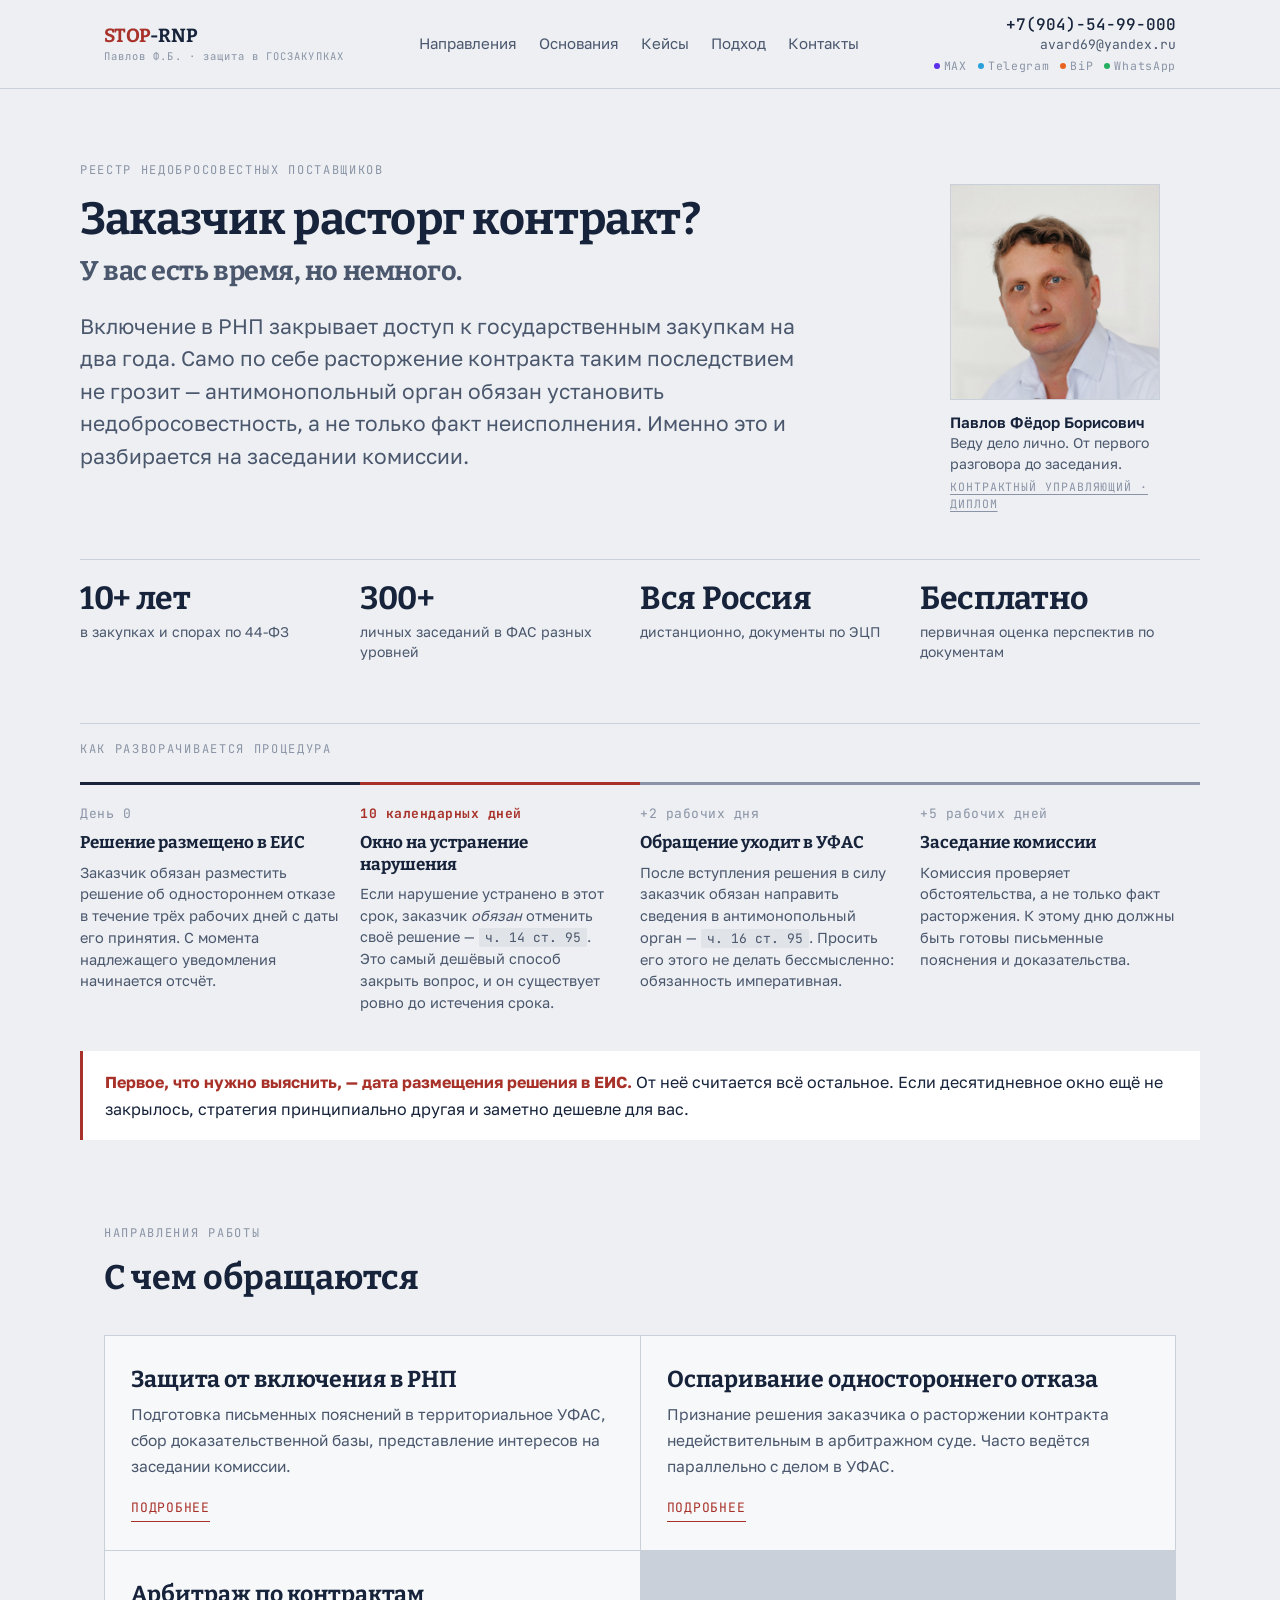
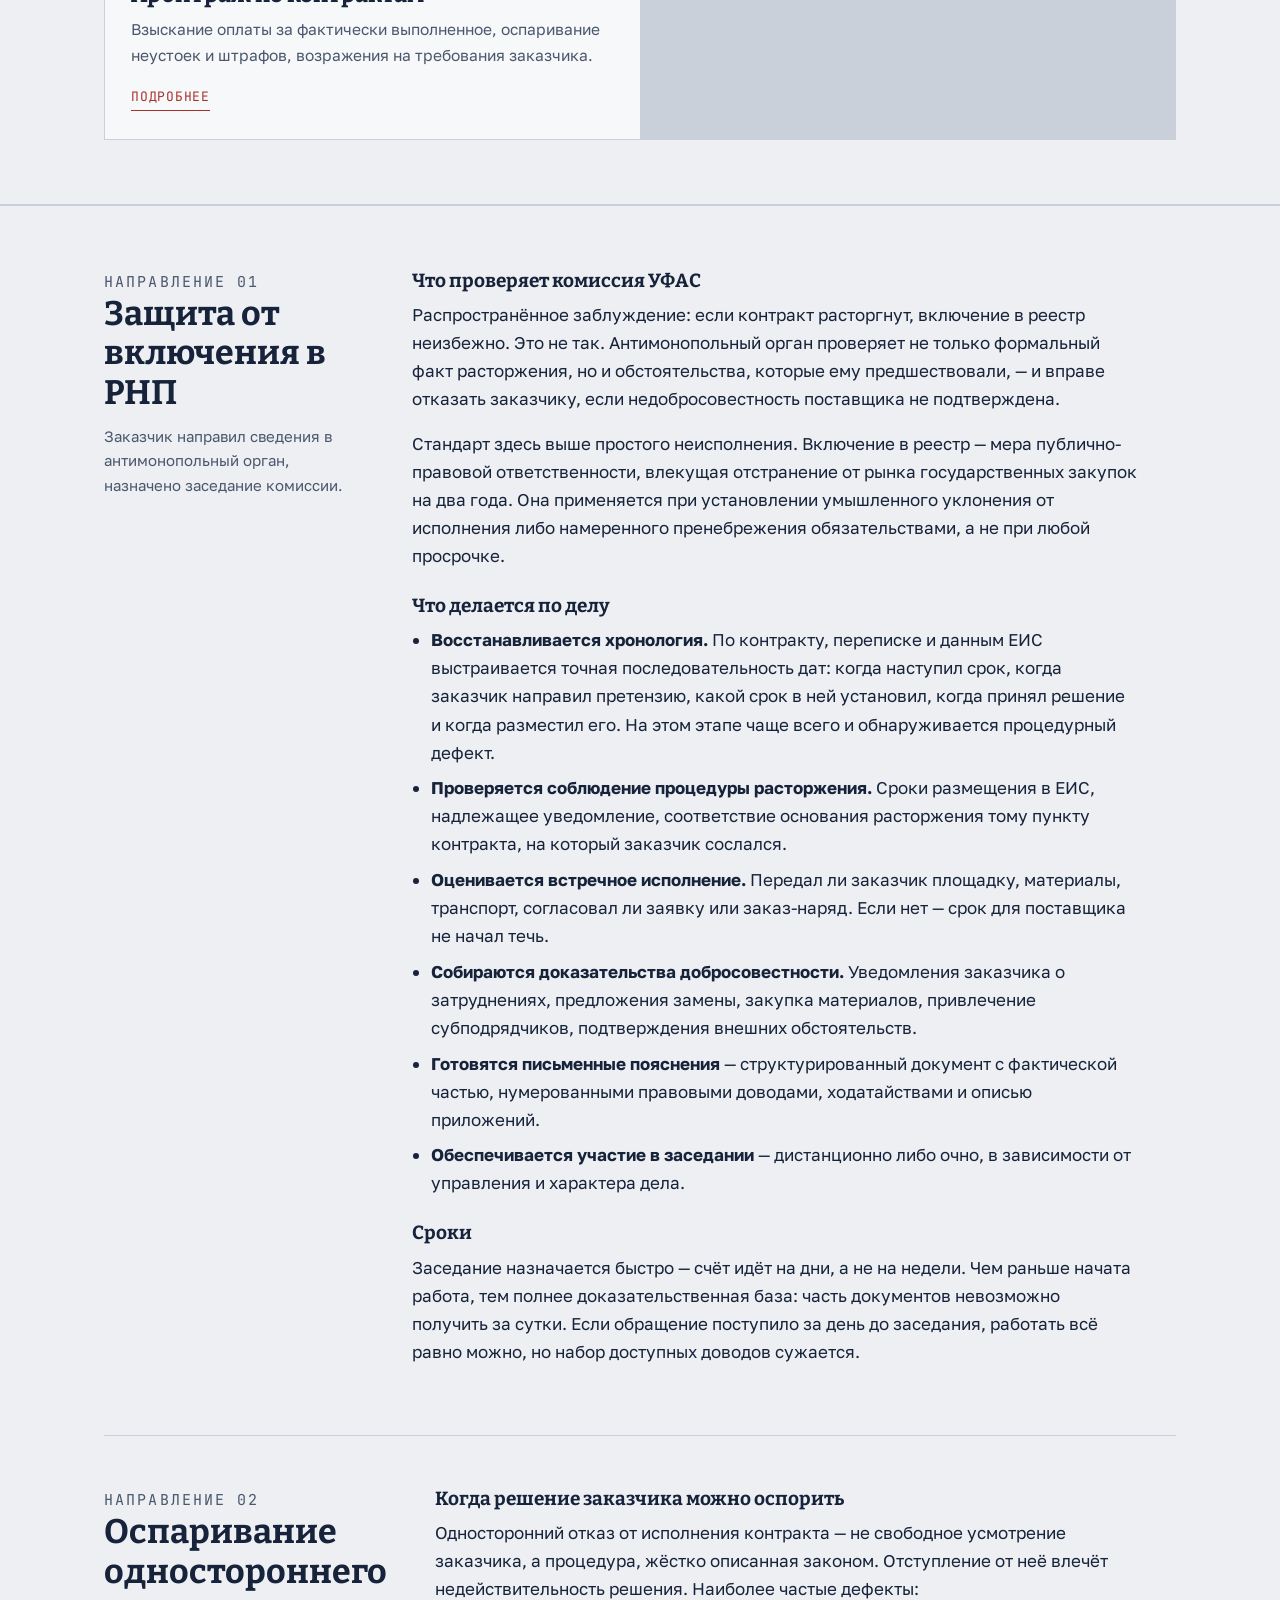
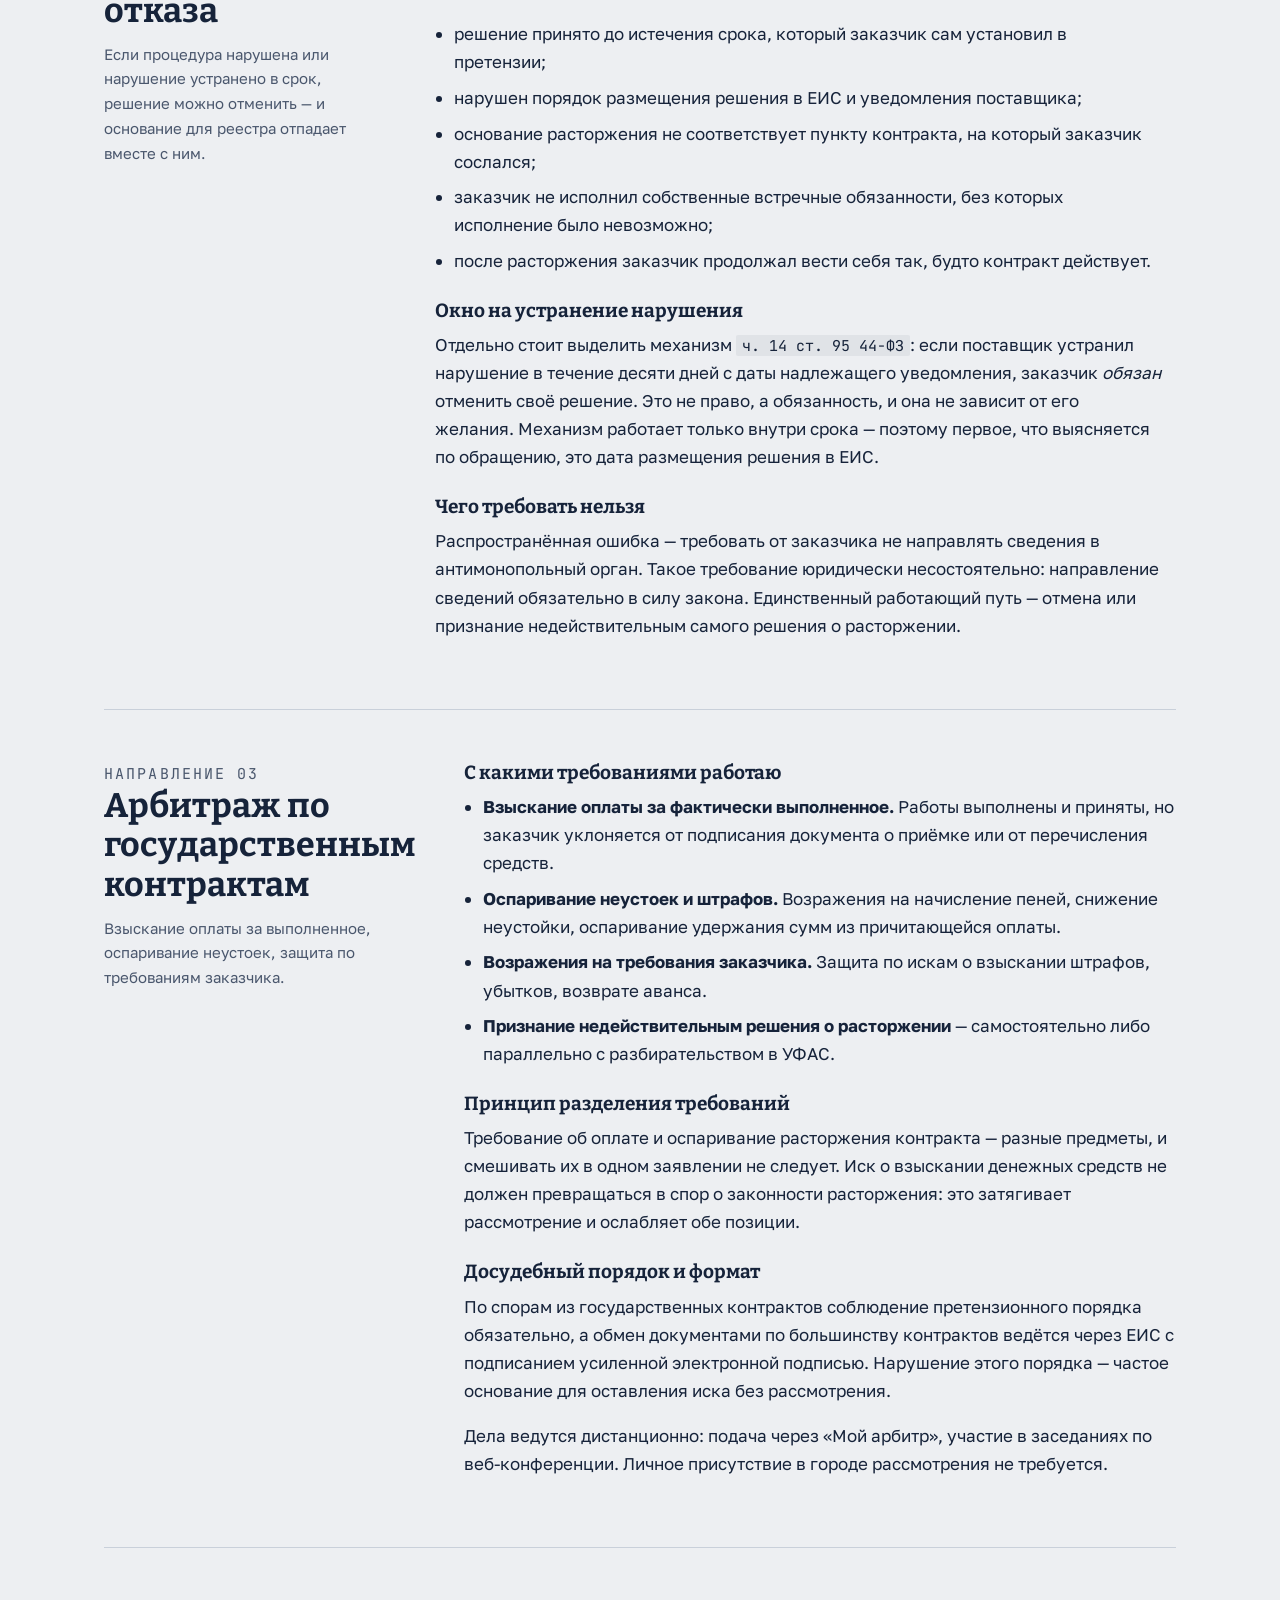
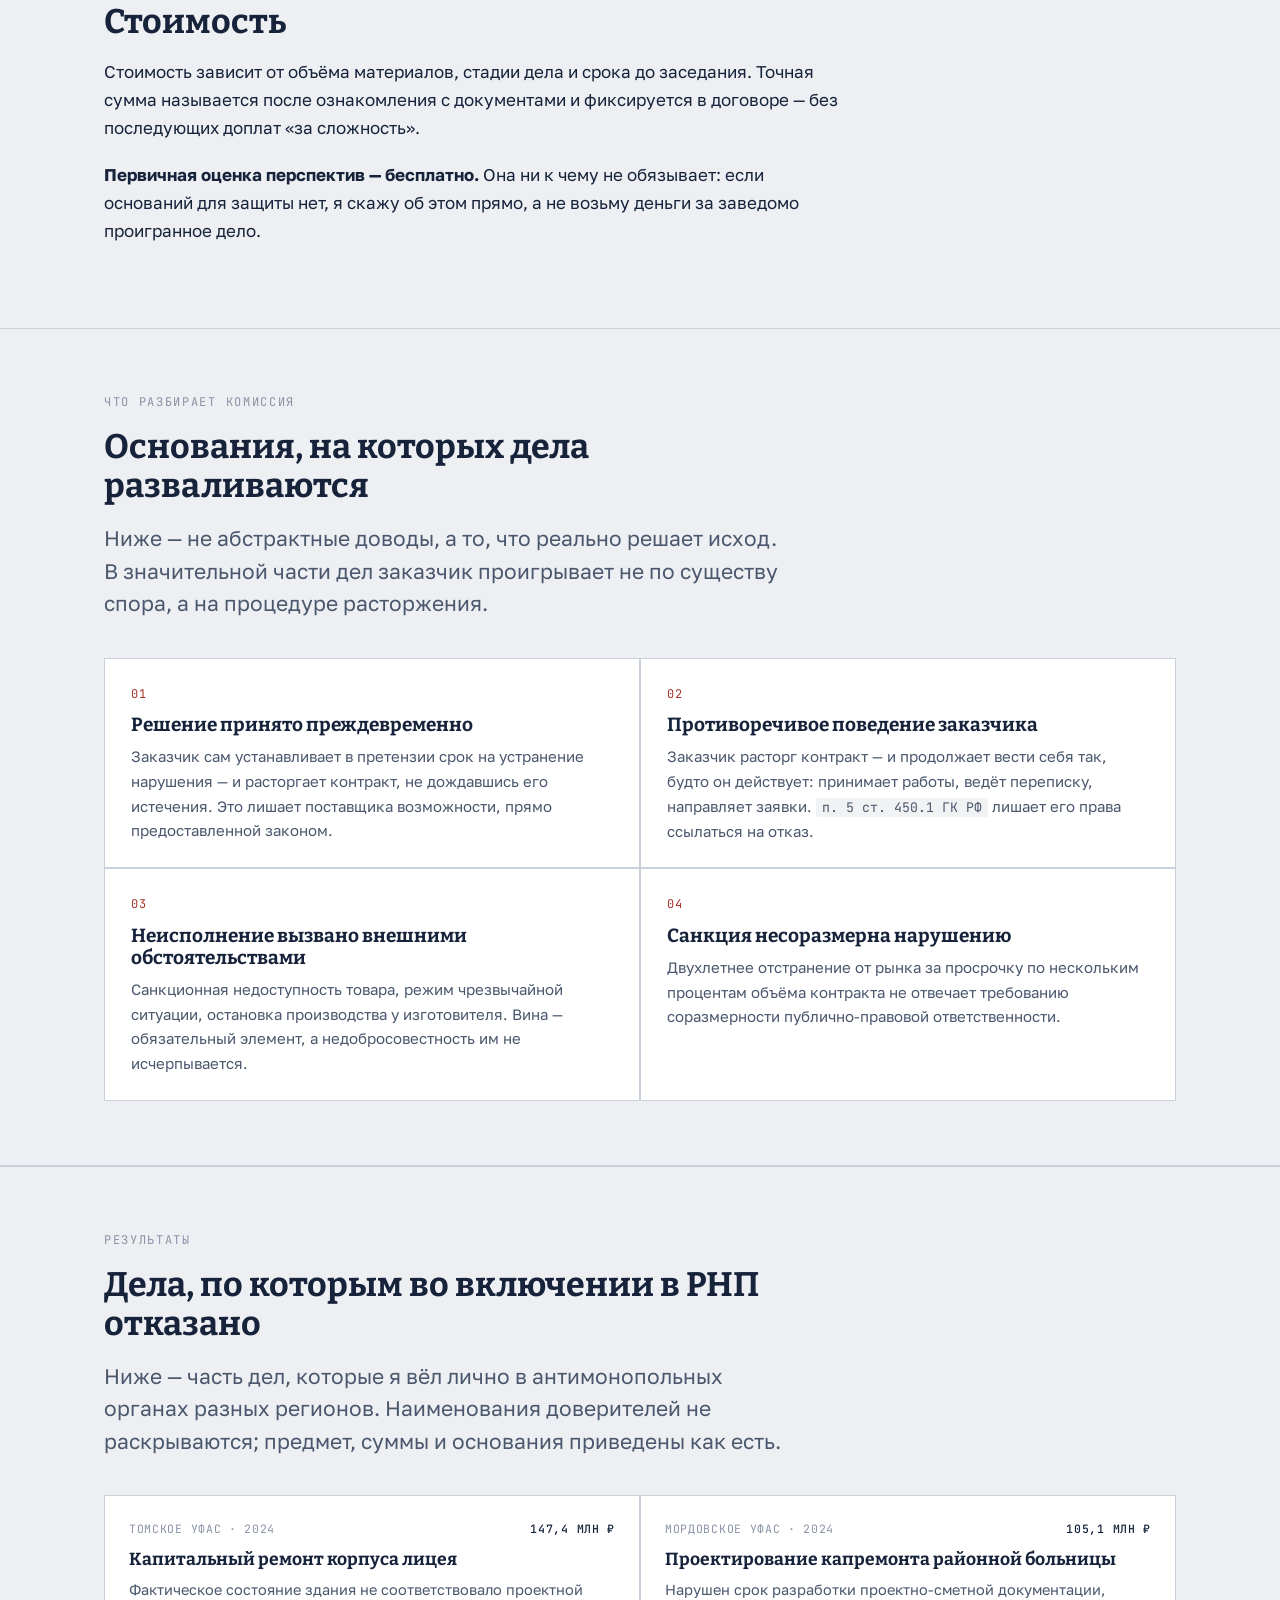
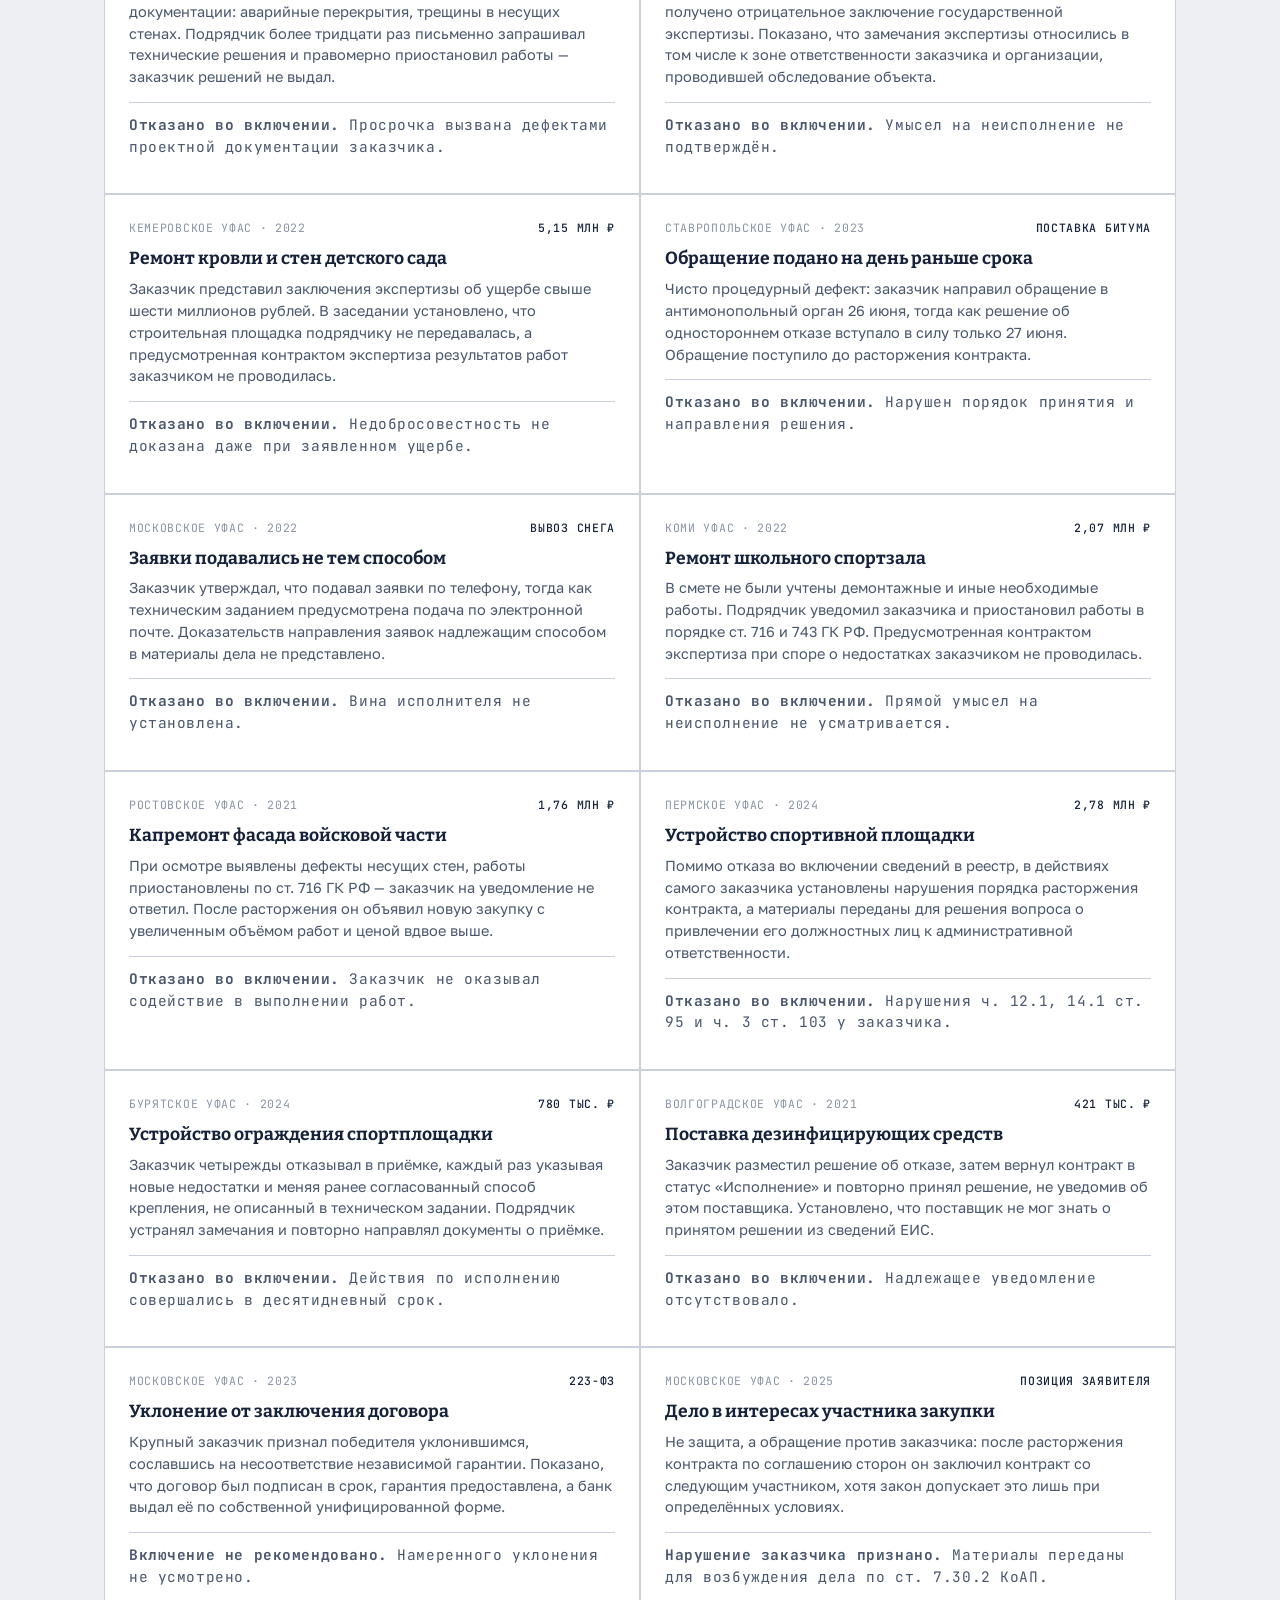
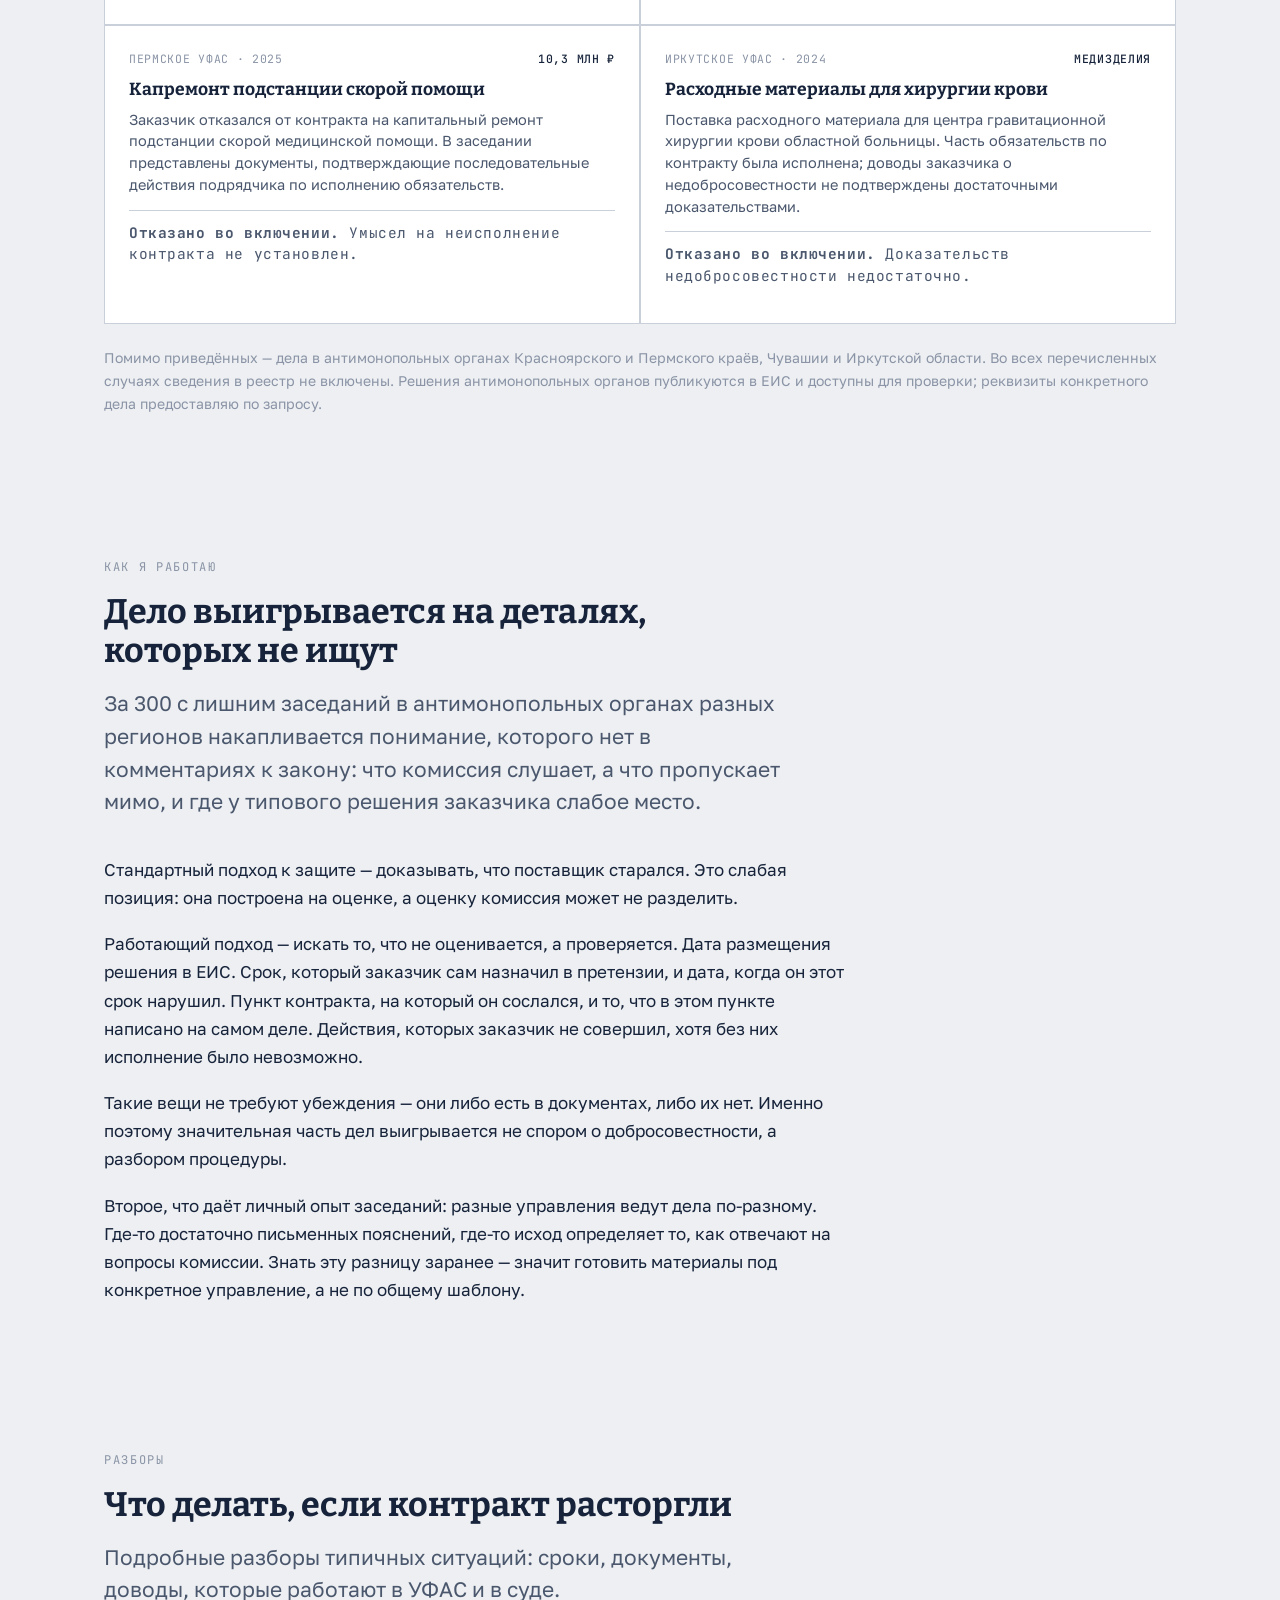
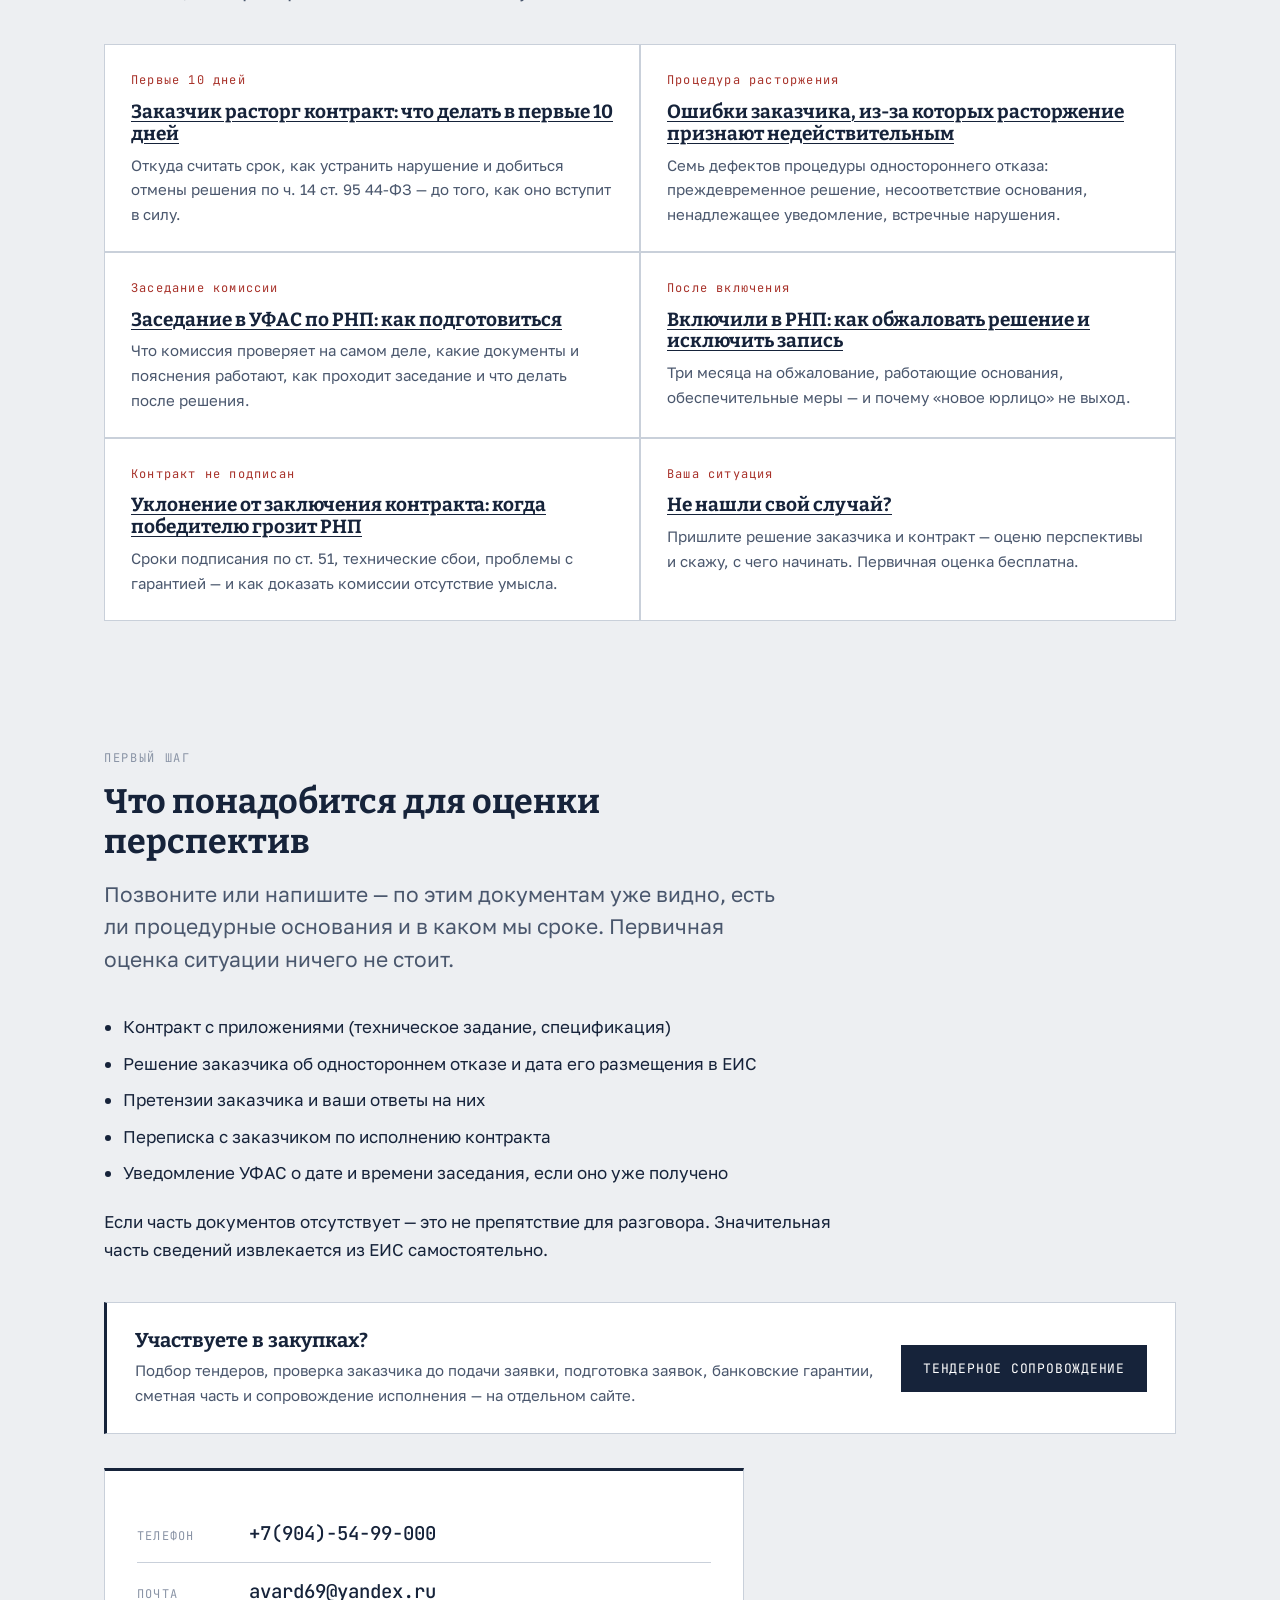
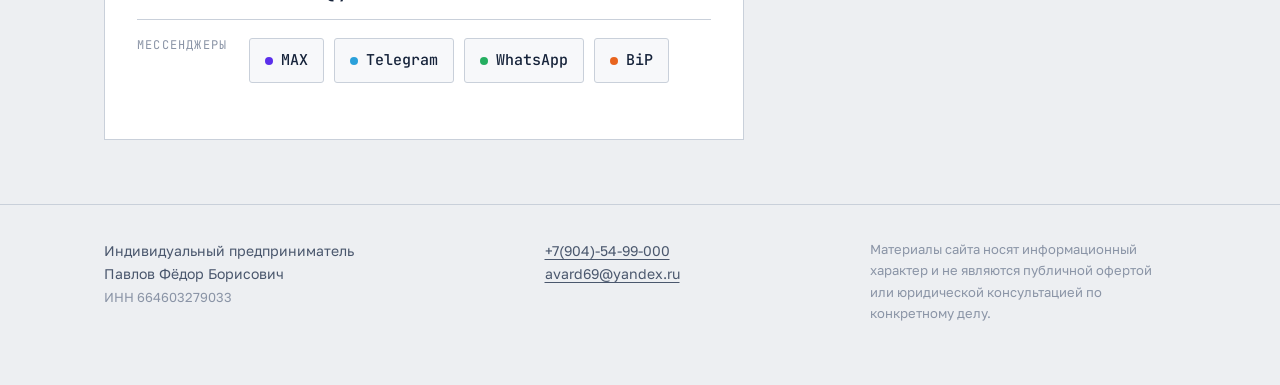
<file: index.html>
<!DOCTYPE html>
<html lang="ru">
<head>
<meta charset="utf-8">
<meta name="viewport" content="width=device-width, initial-scale=1">
<title>Защита от РНП и оспаривание расторжения контракта по 44-ФЗ — Павлов Ф.Б.</title>
<meta name="description" content="Представительство поставщиков и подрядчиков в УФАС по делам о включении в реестр недобросовестных поставщиков и в арбитражных судах по спорам из государственных контрактов. Работа во всех регионах России.">
<link rel="preconnect" href="https://fonts.googleapis.com">
<link rel="preconnect" href="https://fonts.gstatic.com" crossorigin>
<link href="https://fonts.googleapis.com/css2?family=Bitter:wght@400;700&family=Golos+Text:wght@400;500;600&family=JetBrains+Mono:wght@400;500;700&display=swap&subset=cyrillic" rel="stylesheet">
<meta name="yandex-verification" content="4b6e2011751d0439" />
<link rel="canonical" href="https://stop-rnp.ru/">
<meta property="og:type" content="website">
<meta property="og:url" content="https://stop-rnp.ru/">
<meta property="og:title" content="Защита от включения в РНП — Павлов Ф.Б.">
<meta property="og:description" content="Представительство поставщиков на заседаниях комиссий УФАС по делам о включении в реестр недобросовестных поставщиков. 300+ личных заседаний в ФАС, первичная оценка перспектив бесплатно.">
<meta property="og:image" content="https://stop-rnp.ru/7.jpg">
<meta property="og:locale" content="ru_RU">
<meta name="robots" content="index, follow">
<link rel="stylesheet" href="style.css">
<link rel="icon" href="/favicon.ico" sizes="any">
<link rel="icon" href="/favicon.svg" type="image/svg+xml">
<!-- Yandex.Metrika counter -->
<script type="text/javascript">
   (function(m,e,t,r,i,k,a){m[i]=m[i]||function(){(m[i].a=m[i].a||[]).push(arguments)};
   m[i].l=1*new Date();
   for (var j = 0; j < document.scripts.length; j++) {if (document.scripts[j].src === r) { return; }}
   k=e.createElement(t),a=e.getElementsByTagName(t)[0],k.async=1,k.src=r,a.parentNode.insertBefore(k,a)})
   (window, document, "script", "https://mc.yandex.ru/metrika/tag.js", "ym");

   ym(112343027, "init", {
        clickmap:true,
        trackLinks:true,
        accurateTrackBounce:true,
        webvisor:true
   });
</script>
<noscript><div><img src="https://mc.yandex.ru/watch/112343027" style="position:absolute; left:-9999px;" alt="" /></div></noscript>
<!-- /Yandex.Metrika counter -->
</head>
<body>

<header class="top">
  <div class="top-in">
    <a class="brand-mark" href="#"><b class="stop">STOP</b>-RNP<i>Павлов Ф.Б. · защита в ГОСЗАКУПКАХ</i></a>
    <nav class="nav">
      <a href="#uslugi">Направления</a>
      <a href="#osnovaniya">Основания</a>
      <a href="#keysy">Кейсы</a>
      <a href="#podhod">Подход</a>
      <a href="#kontakty">Контакты</a>
    </nav>
    <div class="top-contacts">
      <a class="t-tel" href="tel:+79045499000">+7(904)-54-99-000</a>
      <a class="t-mail" href="mailto:avard69@yandex.ru">avard69@yandex.ru</a>
      <div class="top-msgr">
        <a data-m="max" href="https://max.ru/u/f9LHodD0cOK9cltfTFMCF35AesmtcUJ3euBU_eHqA3jYhtUxXoJylxZvM2M"><span class="d"></span>MAX</a>
        <a data-m="tg" href="https://t.me/fedor_pavlov_ekb"><span class="d"></span>Telegram</a>
        <a data-m="bip" href="tel:+79045499000"><span class="d"></span>BiP</a>
        <a data-m="wa" href="https://wa.me/79045499000"><span class="d"></span>WhatsApp</a>
      </div>
    </div>
  </div>
</header>

<main>

<div class="hero wrap">
 <div class="hero-split">
  <div class="hero-main">
  <p class="eyebrow">Реестр недобросовестных поставщиков</p>
  <h1>Заказчик расторг контракт?<span class="h1-sub">У вас есть время, но немного.</span></h1>
  <p class="lead">Включение в РНП закрывает доступ к государственным закупкам на два года. Само по себе расторжение контракта таким последствием не грозит — антимонопольный орган обязан установить недобросовестность, а не только факт неисполнения. Именно это и разбирается на заседании комиссии.</p>

  </div>

  <figure class="hero-face">
    <img src="7.jpg" alt="Павлов Фёдор Борисович">
    <figcaption>
      <strong>Павлов Фёдор Борисович</strong>
      Веду дело лично. От первого разговора до заседания.
      <span class="m"><a href="preview.webp" target="_blank" rel="noopener" style="color:inherit">контрактный управляющий · диплом</a></span>
    </figcaption>
  </figure>
 </div>

<div class="creds">
    <div><b>10+ лет</b><span>в закупках и спорах по 44-ФЗ</span></div>
    <div><b>300+</b><span>личных заседаний в ФАС разных уровней</span></div>
    <div><b>Вся Россия</b><span>дистанционно, документы по ЭЦП</span></div>
    <div><b>Бесплатно</b><span>первичная оценка перспектив по документам</span></div>
  </div>

  <div class="corridor">
    <p class="corridor-title">Как разворачивается процедура</p>
    <div class="track">

      <div class="step">
        <span class="step-day">День 0</span>
        <p class="step-t">Решение размещено в ЕИС</p>
        <p class="step-d">Заказчик обязан разместить решение об одностороннем отказе в течение трёх рабочих дней с даты его принятия. С момента надлежащего уведомления начинается отсчёт.</p>
      </div>

      <div class="step">
        <span class="step-day">10 календарных дней</span>
        <p class="step-t">Окно на устранение нарушения</p>
        <p class="step-d">Если нарушение устранено в этот срок, заказчик <em>обязан</em> отменить своё решение — <span class="ref">ч. 14 ст. 95</span>. Это самый дешёвый способ закрыть вопрос, и он существует ровно до истечения срока.</p>
      </div>

      <div class="step">
        <span class="step-day">+2 рабочих дня</span>
        <p class="step-t">Обращение уходит в УФАС</p>
        <p class="step-d">После вступления решения в силу заказчик обязан направить сведения в антимонопольный орган — <span class="ref">ч. 16 ст. 95</span>. Просить его этого не делать бессмысленно: обязанность императивная.</p>
      </div>

      <div class="step">
        <span class="step-day">+5 рабочих дней</span>
        <p class="step-t">Заседание комиссии</p>
        <p class="step-d">Комиссия проверяет обстоятельства, а не только факт расторжения. К этому дню должны быть готовы письменные пояснения и доказательства.</p>
      </div>

    </div>
    <div class="corridor-note">
      <strong>Первое, что нужно выяснить, — дата размещения решения в ЕИС.</strong> От неё считается всё остальное. Если десятидневное окно ещё не закрылось, стратегия принципиально другая и заметно дешевле для вас.
    </div>
  </div>
</div>

<section id="uslugi">
  <div class="wrap">
    <div class="section-head">
      <p class="eyebrow">Направления работы</p>
      <h2>С чем обращаются</h2>
    </div>
    <div class="cards">

      <div class="card">
        <h3>Защита от включения в РНП</h3>
        <p>Подготовка письменных пояснений в территориальное УФАС, сбор доказательственной базы, представление интересов на заседании комиссии.</p>
        <a href="#rnp">Подробнее</a>
      </div>

      <div class="card">
        <h3>Оспаривание одностороннего отказа</h3>
        <p>Признание решения заказчика о расторжении контракта недействительным в арбитражном суде. Часто ведётся параллельно с делом в УФАС.</p>
        <a href="#otkaz">Подробнее</a>
      </div>

      <div class="card">
        <h3>Арбитраж по контрактам</h3>
        <p>Взыскание оплаты за фактически выполненное, оспаривание неустоек и штрафов, возражения на требования заказчика.</p>
        <a href="#arbitrazh">Подробнее</a>
      </div>

    </div>
  </div>
</section>

<hr class="hr">

<hr class="hr">

<section class="anchor-sec" id="rnp">
  <div class="wrap">
    <div class="svc">
      <div class="svc-side">
        <p class="eyebrow">Направление 01</p>
        <h2>Защита от включения в РНП</h2>
        <p>Заказчик направил сведения в антимонопольный орган, назначено заседание комиссии.</p>
      </div>
      <div class="svc-body">
        <h3>Что проверяет комиссия УФАС</h3>
        <p>Распространённое заблуждение: если контракт расторгнут, включение в реестр неизбежно. Это не так. Антимонопольный орган проверяет не только формальный факт расторжения, но и обстоятельства, которые ему предшествовали, — и вправе отказать заказчику, если недобросовестность поставщика не подтверждена.</p>
        <p>Стандарт здесь выше простого неисполнения. Включение в реестр — мера публично-правовой ответственности, влекущая отстранение от рынка государственных закупок на два года. Она применяется при установлении умышленного уклонения от исполнения либо намеренного пренебрежения обязательствами, а не при любой просрочке.</p>

        <h3>Что делается по делу</h3>
        <ul>
          <li><strong>Восстанавливается хронология.</strong> По контракту, переписке и данным ЕИС выстраивается точная последовательность дат: когда наступил срок, когда заказчик направил претензию, какой срок в ней установил, когда принял решение и когда разместил его. На этом этапе чаще всего и обнаруживается процедурный дефект.</li>
          <li><strong>Проверяется соблюдение процедуры расторжения.</strong> Сроки размещения в ЕИС, надлежащее уведомление, соответствие основания расторжения тому пункту контракта, на который заказчик сослался.</li>
          <li><strong>Оценивается встречное исполнение.</strong> Передал ли заказчик площадку, материалы, транспорт, согласовал ли заявку или заказ-наряд. Если нет — срок для поставщика не начал течь.</li>
          <li><strong>Собираются доказательства добросовестности.</strong> Уведомления заказчика о затруднениях, предложения замены, закупка материалов, привлечение субподрядчиков, подтверждения внешних обстоятельств.</li>
          <li><strong>Готовятся письменные пояснения</strong> — структурированный документ с фактической частью, нумерованными правовыми доводами, ходатайствами и описью приложений.</li>
          <li><strong>Обеспечивается участие в заседании</strong> — дистанционно либо очно, в зависимости от управления и характера дела.</li>
        </ul>

        <h3>Сроки</h3>
        <p>Заседание назначается быстро — счёт идёт на дни, а не на недели. Чем раньше начата работа, тем полнее доказательственная база: часть документов невозможно получить за сутки. Если обращение поступило за день до заседания, работать всё равно можно, но набор доступных доводов сужается.</p>
      </div>
    </div>

    <hr class="svc-rule">

    <div class="svc" id="otkaz">
      <div class="svc-side">
        <p class="eyebrow">Направление 02</p>
        <h2>Оспаривание одностороннего отказа</h2>
        <p>Если процедура нарушена или нарушение устранено в срок, решение можно отменить — и основание для реестра отпадает вместе с ним.</p>
      </div>
      <div class="svc-body">
        <h3>Когда решение заказчика можно оспорить</h3>
        <p>Односторонний отказ от исполнения контракта — не свободное усмотрение заказчика, а процедура, жёстко описанная законом. Отступление от неё влечёт недействительность решения. Наиболее частые дефекты:</p>
        <ul>
          <li>решение принято до истечения срока, который заказчик сам установил в претензии;</li>
          <li>нарушен порядок размещения решения в ЕИС и уведомления поставщика;</li>
          <li>основание расторжения не соответствует пункту контракта, на который заказчик сослался;</li>
          <li>заказчик не исполнил собственные встречные обязанности, без которых исполнение было невозможно;</li>
          <li>после расторжения заказчик продолжал вести себя так, будто контракт действует.</li>
        </ul>

        <h3>Окно на устранение нарушения</h3>
        <p>Отдельно стоит выделить механизм <span class="ref">ч. 14 ст. 95 44-ФЗ</span>: если поставщик устранил нарушение в течение десяти дней с даты надлежащего уведомления, заказчик <em>обязан</em> отменить своё решение. Это не право, а обязанность, и она не зависит от его желания. Механизм работает только внутри срока — поэтому первое, что выясняется по обращению, это дата размещения решения в ЕИС.</p>

        <h3>Чего требовать нельзя</h3>
        <p>Распространённая ошибка — требовать от заказчика не направлять сведения в антимонопольный орган. Такое требование юридически несостоятельно: направление сведений обязательно в силу закона. Единственный работающий путь — отмена или признание недействительным самого решения о расторжении.</p>
      </div>
    </div>

    <hr class="svc-rule">

    <div class="svc" id="arbitrazh">
      <div class="svc-side">
        <p class="eyebrow">Направление 03</p>
        <h2>Арбитраж по государственным контрактам</h2>
        <p>Взыскание оплаты за выполненное, оспаривание неустоек, защита по требованиям заказчика.</p>
      </div>
      <div class="svc-body">
        <h3>С какими требованиями работаю</h3>
        <ul>
          <li><strong>Взыскание оплаты за фактически выполненное.</strong> Работы выполнены и приняты, но заказчик уклоняется от подписания документа о приёмке или от перечисления средств.</li>
          <li><strong>Оспаривание неустоек и штрафов.</strong> Возражения на начисление пеней, снижение неустойки, оспаривание удержания сумм из причитающейся оплаты.</li>
          <li><strong>Возражения на требования заказчика.</strong> Защита по искам о взыскании штрафов, убытков, возврате аванса.</li>
          <li><strong>Признание недействительным решения о расторжении</strong> — самостоятельно либо параллельно с разбирательством в УФАС.</li>
        </ul>

        <h3>Принцип разделения требований</h3>
        <p>Требование об оплате и оспаривание расторжения контракта — разные предметы, и смешивать их в одном заявлении не следует. Иск о взыскании денежных средств не должен превращаться в спор о законности расторжения: это затягивает рассмотрение и ослабляет обе позиции.</p>

        <h3>Досудебный порядок и формат</h3>
        <p>По спорам из государственных контрактов соблюдение претензионного порядка обязательно, а обмен документами по большинству контрактов ведётся через ЕИС с подписанием усиленной электронной подписью. Нарушение этого порядка — частое основание для оставления иска без рассмотрения.</p>
        <p>Дела ведутся дистанционно: подача через «Мой арбитр», участие в заседаниях по веб-конференции. Личное присутствие в городе рассмотрения не требуется.</p>
      </div>
    </div>

    <hr class="svc-rule">

    <div class="prose">
      <h2>Стоимость</h2>
      <p>Стоимость зависит от объёма материалов, стадии дела и срока до заседания. Точная сумма называется после ознакомления с документами и фиксируется в договоре — без последующих доплат «за сложность».</p>
      <p><strong>Первичная оценка перспектив — бесплатно.</strong> Она ни к чему не обязывает: если оснований для защиты нет, я скажу об этом прямо, а не возьму деньги за заведомо проигранное дело.</p>
    </div>
  </div>
</section>

<hr class="hr">

<section id="osnovaniya">
  <div class="wrap">
    <div class="section-head">
      <p class="eyebrow">Что разбирает комиссия</p>
      <h2>Основания, на которых дела разваливаются</h2>
      <p class="lead">Ниже — не абстрактные доводы, а то, что реально решает исход. В значительной части дел заказчик проигрывает не по существу спора, а на процедуре расторжения.</p>
    </div>

    <div class="grounds">

      <div class="ground">
        <span class="ground-n">01</span>
        <h3>Решение принято преждевременно</h3>
        <p>Заказчик сам устанавливает в претензии срок на устранение нарушения — и расторгает контракт, не дождавшись его истечения. Это лишает поставщика возможности, прямо предоставленной законом.</p>
      </div>

      <div class="ground">
        <span class="ground-n">02</span>
        <h3>Противоречивое поведение заказчика</h3>
        <p>Заказчик расторг контракт — и продолжает вести себя так, будто он действует: принимает работы, ведёт переписку, направляет заявки. <span class="ref">п. 5 ст. 450.1 ГК РФ</span> лишает его права ссылаться на отказ.</p>
      </div>

      <div class="ground">
        <span class="ground-n">03</span>
        <h3>Неисполнение вызвано внешними обстоятельствами</h3>
        <p>Санкционная недоступность товара, режим чрезвычайной ситуации, остановка производства у изготовителя. Вина — обязательный элемент, а недобросовестность им не исчерпывается.</p>
      </div>

      <div class="ground">
        <span class="ground-n">04</span>
        <h3>Санкция несоразмерна нарушению</h3>
        <p>Двухлетнее отстранение от рынка за просрочку по нескольким процентам объёма контракта не отвечает требованию соразмерности публично-правовой ответственности.</p>
      </div>

    </div>
  </div>
</section>



<hr class="hr">


<hr class="hr">

<section id="keysy">
  <div class="wrap">
    <div class="section-head">
      <p class="eyebrow">Результаты</p>
      <h2>Дела, по которым во включении в РНП отказано</h2>
      <p class="lead">Ниже — часть дел, которые я вёл лично в антимонопольных органах разных регионов. Наименования доверителей не раскрываются; предмет, суммы и основания приведены как есть.</p>
    </div>

    <div class="cases">

      <div class="case">
        <div class="case-top"><span>Томское УФАС · 2024</span><span class="case-sum">147,4 млн ₽</span></div>
        <h3>Капитальный ремонт корпуса лицея</h3>
        <p>Фактическое состояние здания не соответствовало проектной документации: аварийные перекрытия, трещины в несущих стенах. Подрядчик более тридцати раз письменно запрашивал технические решения и правомерно приостановил работы — заказчик решений не выдал.</p>
        <p class="case-out"><b>Отказано во включении.</b> Просрочка вызвана дефектами проектной документации заказчика.</p>
      </div>

      <div class="case">
        <div class="case-top"><span>Мордовское УФАС · 2024</span><span class="case-sum">105,1 млн ₽</span></div>
        <h3>Проектирование капремонта районной больницы</h3>
        <p>Нарушен срок разработки проектно-сметной документации, получено отрицательное заключение государственной экспертизы. Показано, что замечания экспертизы относились в том числе к зоне ответственности заказчика и организации, проводившей обследование объекта.</p>
        <p class="case-out"><b>Отказано во включении.</b> Умысел на неисполнение не подтверждён.</p>
      </div>

      <div class="case">
        <div class="case-top"><span>Кемеровское УФАС · 2022</span><span class="case-sum">5,15 млн ₽</span></div>
        <h3>Ремонт кровли и стен детского сада</h3>
        <p>Заказчик представил заключения экспертизы об ущербе свыше шести миллионов рублей. В заседании установлено, что строительная площадка подрядчику не передавалась, а предусмотренная контрактом экспертиза результатов работ заказчиком не проводилась.</p>
        <p class="case-out"><b>Отказано во включении.</b> Недобросовестность не доказана даже при заявленном ущербе.</p>
      </div>

      <div class="case">
        <div class="case-top"><span>Ставропольское УФАС · 2023</span><span class="case-sum">поставка битума</span></div>
        <h3>Обращение подано на день раньше срока</h3>
        <p>Чисто процедурный дефект: заказчик направил обращение в антимонопольный орган 26 июня, тогда как решение об одностороннем отказе вступало в силу только 27 июня. Обращение поступило до расторжения контракта.</p>
        <p class="case-out"><b>Отказано во включении.</b> Нарушен порядок принятия и направления решения.</p>
      </div>

      <div class="case">
        <div class="case-top"><span>Московское УФАС · 2022</span><span class="case-sum">вывоз снега</span></div>
        <h3>Заявки подавались не тем способом</h3>
        <p>Заказчик утверждал, что подавал заявки по телефону, тогда как техническим заданием предусмотрена подача по электронной почте. Доказательств направления заявок надлежащим способом в материалы дела не представлено.</p>
        <p class="case-out"><b>Отказано во включении.</b> Вина исполнителя не установлена.</p>
      </div>

      <div class="case">
        <div class="case-top"><span>Коми УФАС · 2022</span><span class="case-sum">2,07 млн ₽</span></div>
        <h3>Ремонт школьного спортзала</h3>
        <p>В смете не были учтены демонтажные и иные необходимые работы. Подрядчик уведомил заказчика и приостановил работы в порядке ст. 716 и 743 ГК РФ. Предусмотренная контрактом экспертиза при споре о недостатках заказчиком не проводилась.</p>
        <p class="case-out"><b>Отказано во включении.</b> Прямой умысел на неисполнение не усматривается.</p>
      </div>

      <div class="case">
        <div class="case-top"><span>Ростовское УФАС · 2021</span><span class="case-sum">1,76 млн ₽</span></div>
        <h3>Капремонт фасада войсковой части</h3>
        <p>При осмотре выявлены дефекты несущих стен, работы приостановлены по ст. 716 ГК РФ — заказчик на уведомление не ответил. После расторжения он объявил новую закупку с увеличенным объёмом работ и ценой вдвое выше.</p>
        <p class="case-out"><b>Отказано во включении.</b> Заказчик не оказывал содействие в выполнении работ.</p>
      </div>

      <div class="case">
        <div class="case-top"><span>Пермское УФАС · 2024</span><span class="case-sum">2,78 млн ₽</span></div>
        <h3>Устройство спортивной площадки</h3>
        <p>Помимо отказа во включении сведений в реестр, в действиях самого заказчика установлены нарушения порядка расторжения контракта, а материалы переданы для решения вопроса о привлечении его должностных лиц к административной ответственности.</p>
        <p class="case-out"><b>Отказано во включении.</b> Нарушения ч. 12.1, 14.1 ст. 95 и ч. 3 ст. 103 у заказчика.</p>
      </div>

      <div class="case">
        <div class="case-top"><span>Бурятское УФАС · 2024</span><span class="case-sum">780 тыс. ₽</span></div>
        <h3>Устройство ограждения спортплощадки</h3>
        <p>Заказчик четырежды отказывал в приёмке, каждый раз указывая новые недостатки и меняя ранее согласованный способ крепления, не описанный в техническом задании. Подрядчик устранял замечания и повторно направлял документы о приёмке.</p>
        <p class="case-out"><b>Отказано во включении.</b> Действия по исполнению совершались в десятидневный срок.</p>
      </div>

      <div class="case">
        <div class="case-top"><span>Волгоградское УФАС · 2021</span><span class="case-sum">421 тыс. ₽</span></div>
        <h3>Поставка дезинфицирующих средств</h3>
        <p>Заказчик разместил решение об отказе, затем вернул контракт в статус «Исполнение» и повторно принял решение, не уведомив об этом поставщика. Установлено, что поставщик не мог знать о принятом решении из сведений ЕИС.</p>
        <p class="case-out"><b>Отказано во включении.</b> Надлежащее уведомление отсутствовало.</p>
      </div>

      <div class="case">
        <div class="case-top"><span>Московское УФАС · 2023</span><span class="case-sum">223-ФЗ</span></div>
        <h3>Уклонение от заключения договора</h3>
        <p>Крупный заказчик признал победителя уклонившимся, сославшись на несоответствие независимой гарантии. Показано, что договор был подписан в срок, гарантия предоставлена, а банк выдал её по собственной унифицированной форме.</p>
        <p class="case-out"><b>Включение не рекомендовано.</b> Намеренного уклонения не усмотрено.</p>
      </div>

      <div class="case">
        <div class="case-top"><span>Московское УФАС · 2025</span><span class="case-sum">позиция заявителя</span></div>
        <h3>Дело в интересах участника закупки</h3>
        <p>Не защита, а обращение против заказчика: после расторжения контракта по соглашению сторон он заключил контракт со следующим участником, хотя закон допускает это лишь при определённых условиях.</p>
        <p class="case-out"><b>Нарушение заказчика признано.</b> Материалы переданы для возбуждения дела по ст. 7.30.2 КоАП.</p>
      </div>

      <div class="case">
        <div class="case-top"><span>Пермское УФАС · 2025</span><span class="case-sum">10,3 млн ₽</span></div>
        <h3>Капремонт подстанции скорой помощи</h3>
        <p>Заказчик отказался от контракта на капитальный ремонт подстанции скорой медицинской помощи. В заседании представлены документы, подтверждающие последовательные действия подрядчика по исполнению обязательств.</p>
        <p class="case-out"><b>Отказано во включении.</b> Умысел на неисполнение контракта не установлен.</p>
      </div>

      <div class="case">
        <div class="case-top"><span>Иркутское УФАС · 2024</span><span class="case-sum">медизделия</span></div>
        <h3>Расходные материалы для хирургии крови</h3>
        <p>Поставка расходного материала для центра гравитационной хирургии крови областной больницы. Часть обязательств по контракту была исполнена; доводы заказчика о недобросовестности не подтверждены достаточными доказательствами.</p>
        <p class="case-out"><b>Отказано во включении.</b> Доказательств недобросовестности недостаточно.</p>
      </div>

    </div>

    <p class="cases-note">Помимо приведённых — дела в антимонопольных органах Красноярского и Пермского краёв, Чувашии и Иркутской области. Во всех перечисленных случаях сведения в реестр не включены. Решения антимонопольных органов публикуются в ЕИС и доступны для проверки; реквизиты конкретного дела предоставляю по запросу.</p>
  </div>
</section>

<section id="podhod">
  <div class="wrap">
    <div class="section-head">
      <p class="eyebrow">Как я работаю</p>
      <h2>Дело выигрывается на деталях, которых не ищут</h2>
      <p class="lead">За 300 с лишним заседаний в антимонопольных органах разных регионов накапливается понимание, которого нет в комментариях к закону: что комиссия слушает, а что пропускает мимо, и где у типового решения заказчика слабое место.</p>
    </div>

    <div class="prose">
      <p>Стандартный подход к защите — доказывать, что поставщик старался. Это слабая позиция: она построена на оценке, а оценку комиссия может не разделить.</p>
      <p>Работающий подход — искать то, что не оценивается, а проверяется. Дата размещения решения в ЕИС. Срок, который заказчик сам назначил в претензии, и дата, когда он этот срок нарушил. Пункт контракта, на который он сослался, и то, что в этом пункте написано на самом деле. Действия, которых заказчик не совершил, хотя без них исполнение было невозможно.</p>
      <p>Такие вещи не требуют убеждения — они либо есть в документах, либо их нет. Именно поэтому значительная часть дел выигрывается не спором о добросовестности, а разбором процедуры.</p>
      <p>Второе, что даёт личный опыт заседаний: разные управления ведут дела по-разному. Где-то достаточно письменных пояснений, где-то исход определяет то, как отвечают на вопросы комиссии. Знать эту разницу заранее — значит готовить материалы под конкретное управление, а не по общему шаблону.</p>
    </div>
  </div>
</section>

<section id="razbory">
  <div class="wrap">
    <div class="section-head">
      <p class="eyebrow">Разборы</p>
      <h2>Что делать, если контракт расторгли</h2>
      <p class="lead">Подробные разборы типичных ситуаций: сроки, документы, доводы, которые работают в УФАС и в суде.</p>
    </div>

    <div class="grounds">

      <div class="ground">
        <span class="ground-n">Первые 10 дней</span>
        <h3><a href="/zakazchik-rastorg-kontrakt.html">Заказчик расторг контракт: что делать в первые 10 дней</a></h3>
        <p>Откуда считать срок, как устранить нарушение и добиться отмены решения по ч. 14 ст. 95 44-ФЗ — до того, как оно вступит в силу.</p>
      </div>

      <div class="ground">
        <span class="ground-n">Процедура расторжения</span>
        <h3><a href="/odnostoronniy-otkaz-oshibki-zakazchika.html">Ошибки заказчика, из-за которых расторжение признают недействительным</a></h3>
        <p>Семь дефектов процедуры одностороннего отказа: преждевременное решение, несоответствие основания, ненадлежащее уведомление, встречные нарушения.</p>
      </div>

      <div class="ground">
        <span class="ground-n">Заседание комиссии</span>
        <h3><a href="/zasedanie-ufas-rnp.html">Заседание в УФАС по РНП: как подготовиться</a></h3>
        <p>Что комиссия проверяет на самом деле, какие документы и пояснения работают, как проходит заседание и что делать после решения.</p>
      </div>

      <div class="ground">
        <span class="ground-n">После включения</span>
        <h3><a href="/kak-obzhalovat-vklyuchenie-v-rnp.html">Включили в РНП: как обжаловать решение и исключить запись</a></h3>
        <p>Три месяца на обжалование, работающие основания, обеспечительные меры — и почему «новое юрлицо» не выход.</p>
      </div>

      <div class="ground">
        <span class="ground-n">Контракт не подписан</span>
        <h3><a href="/uklonenie-ot-zaklyucheniya-kontrakta-rnp.html">Уклонение от заключения контракта: когда победителю грозит РНП</a></h3>
        <p>Сроки подписания по ст. 51, технические сбои, проблемы с гарантией — и как доказать комиссии отсутствие умысла.</p>
      </div>

      <div class="ground">
        <span class="ground-n">Ваша ситуация</span>
        <h3><a href="#kontakty">Не нашли свой случай?</a></h3>
        <p>Пришлите решение заказчика и контракт — оценю перспективы и скажу, с чего начинать. Первичная оценка бесплатна.</p>
      </div>

    </div>
  </div>
</section>

<section id="kontakty">
  <div class="wrap">
    <div class="section-head">
      <p class="eyebrow">Первый шаг</p>
      <h2>Что понадобится для оценки перспектив</h2>
      <p class="lead">Позвоните или напишите — по этим документам уже видно, есть ли процедурные основания и в каком мы сроке. Первичная оценка ситуации ничего не стоит.</p>
    </div>

    <div class="prose">
      <ul>
        <li>Контракт с приложениями (техническое задание, спецификация)</li>
        <li>Решение заказчика об одностороннем отказе и дата его размещения в ЕИС</li>
        <li>Претензии заказчика и ваши ответы на них</li>
        <li>Переписка с заказчиком по исполнению контракта</li>
        <li>Уведомление УФАС о дате и времени заседания, если оно уже получено</li>
      </ul>
      <p>Если часть документов отсутствует — это не препятствие для разговора. Значительная часть сведений извлекается из ЕИС самостоятельно.</p>
    </div>

    <div class="crosslink" style="margin-top:38px">
      <div>
        <h3>Участвуете в закупках?</h3>
        <p>Подбор тендеров, проверка заказчика до подачи заявки, подготовка заявок, банковские гарантии, сметная часть и сопровождение исполнения — на отдельном сайте.</p>
      </div>
      <a class="btn" href="https://44-223-com.ru/">Тендерное сопровождение</a>
    </div>

    <div class="contact-box" style="margin-top:34px">
      <dl style="margin:0">
        <div class="contact-line">
          <dt>Телефон</dt>
          <dd><a href="tel:+79045499000">+7(904)-54-99-000</a></dd>
        </div>
        <div class="contact-line">
          <dt>Почта</dt>
          <dd><a href="mailto:avard69@yandex.ru">avard69@yandex.ru</a></dd>
        </div>
        <div class="contact-line">
          <dt>Мессенджеры</dt>
          <dd>
            <div class="msgr">
              <a data-m="max" href="https://max.ru/u/f9LHodD0cOK9cltfTFMCF35AesmtcUJ3euBU_eHqA3jYhtUxXoJylxZvM2M"><span class="dot"></span>MAX</a>
              <a data-m="tg" href="https://t.me/fedor_pavlov_ekb"><span class="dot"></span>Telegram</a>
              <a data-m="wa" href="https://wa.me/79045499000"><span class="dot"></span>WhatsApp</a>
              <a data-m="bip" href="tel:+79045499000"><span class="dot"></span>BiP</a>
            </div>
          </dd>
        </div>
      </dl>
    </div>
  </div>
</section>

</main>

<footer class="foot">
  <div class="wrap foot-in">
    <div>
      <p style="margin:0">Индивидуальный предприниматель<br>Павлов Фёдор Борисович<br>
      <span style="font-size:13px;color:var(--grey)">ИНН 664603279033</span></p>
    </div>
    <div>
      <p style="margin:0"><a href="tel:+79045499000">+7(904)-54-99-000</a><br><a href="mailto:avard69@yandex.ru">avard69@yandex.ru</a></p>
    </div>
    <div style="max-width:34ch">
      <p style="margin:0;font-size:13px;color:var(--grey)">Материалы сайта носят информационный характер и не являются публичной офертой или юридической консультацией по конкретному делу.</p>
    </div>
  </div>
</footer>

</body>
</html>
</file>
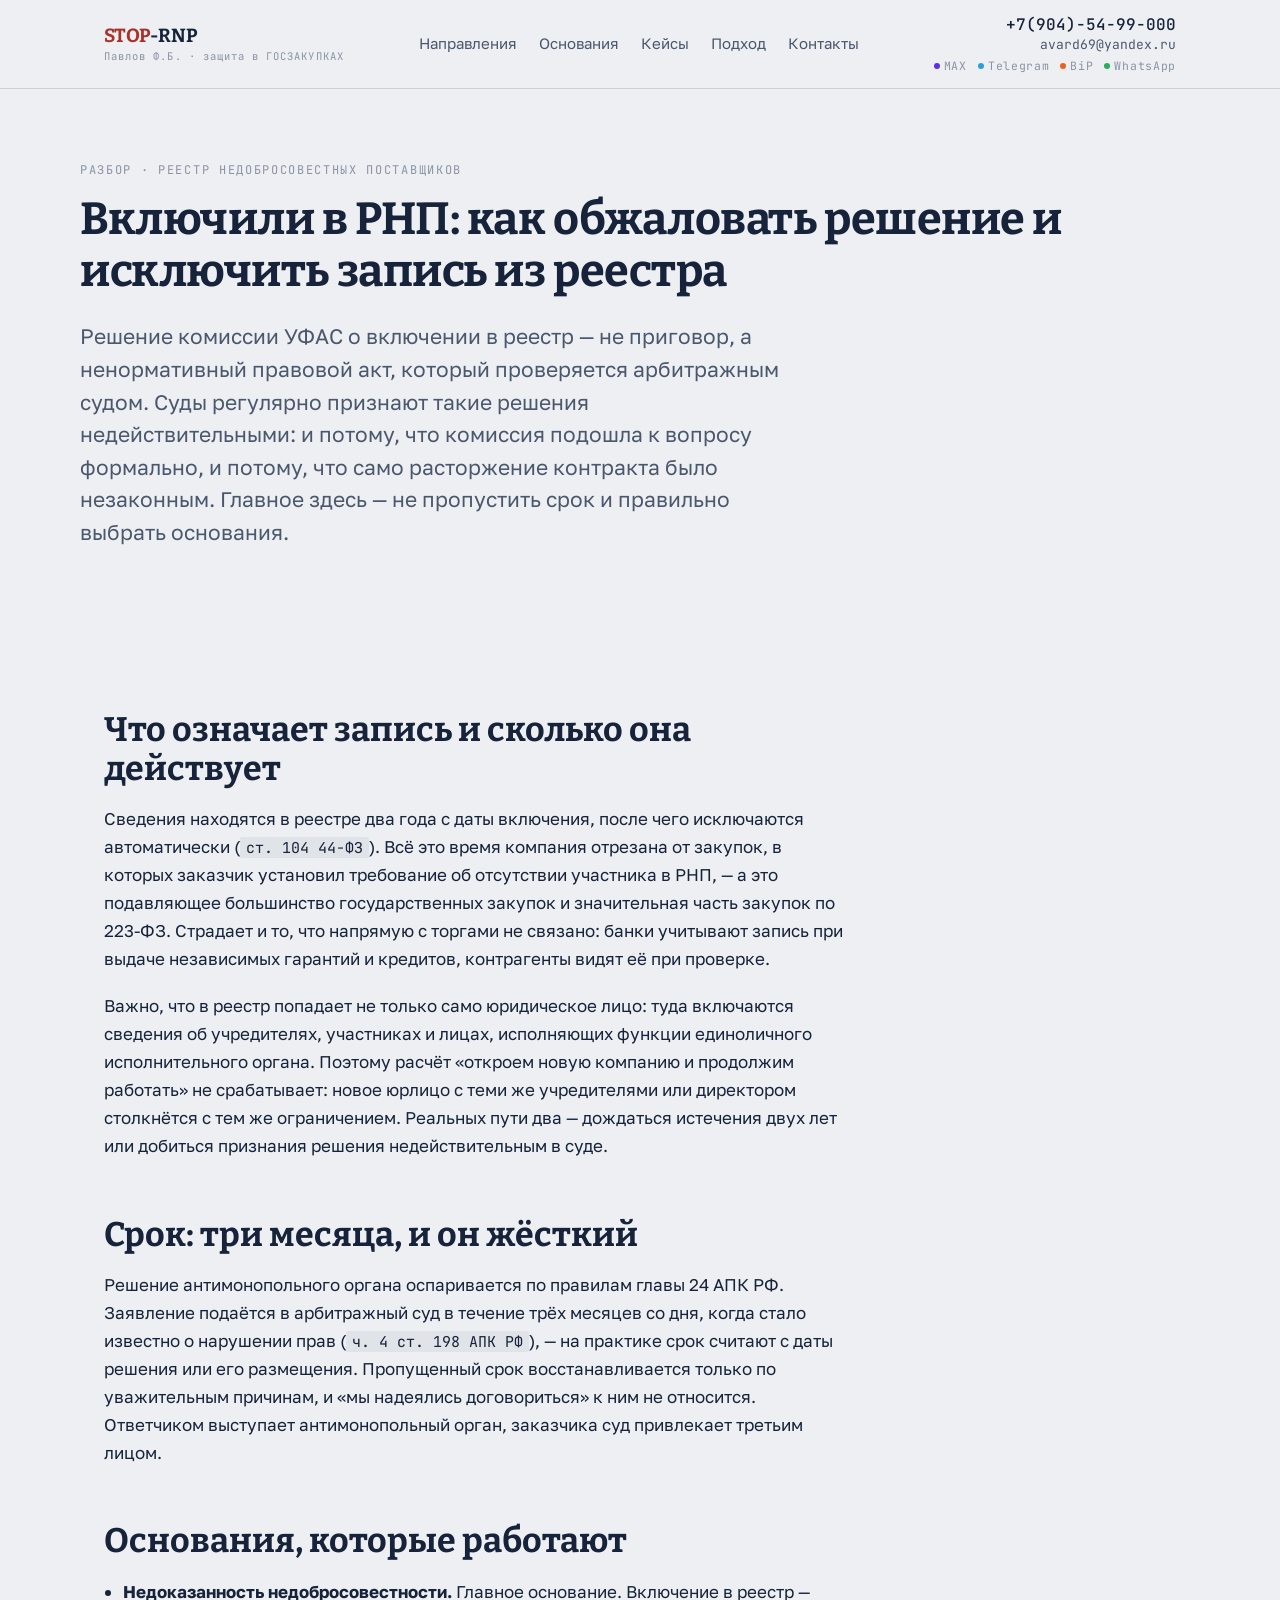
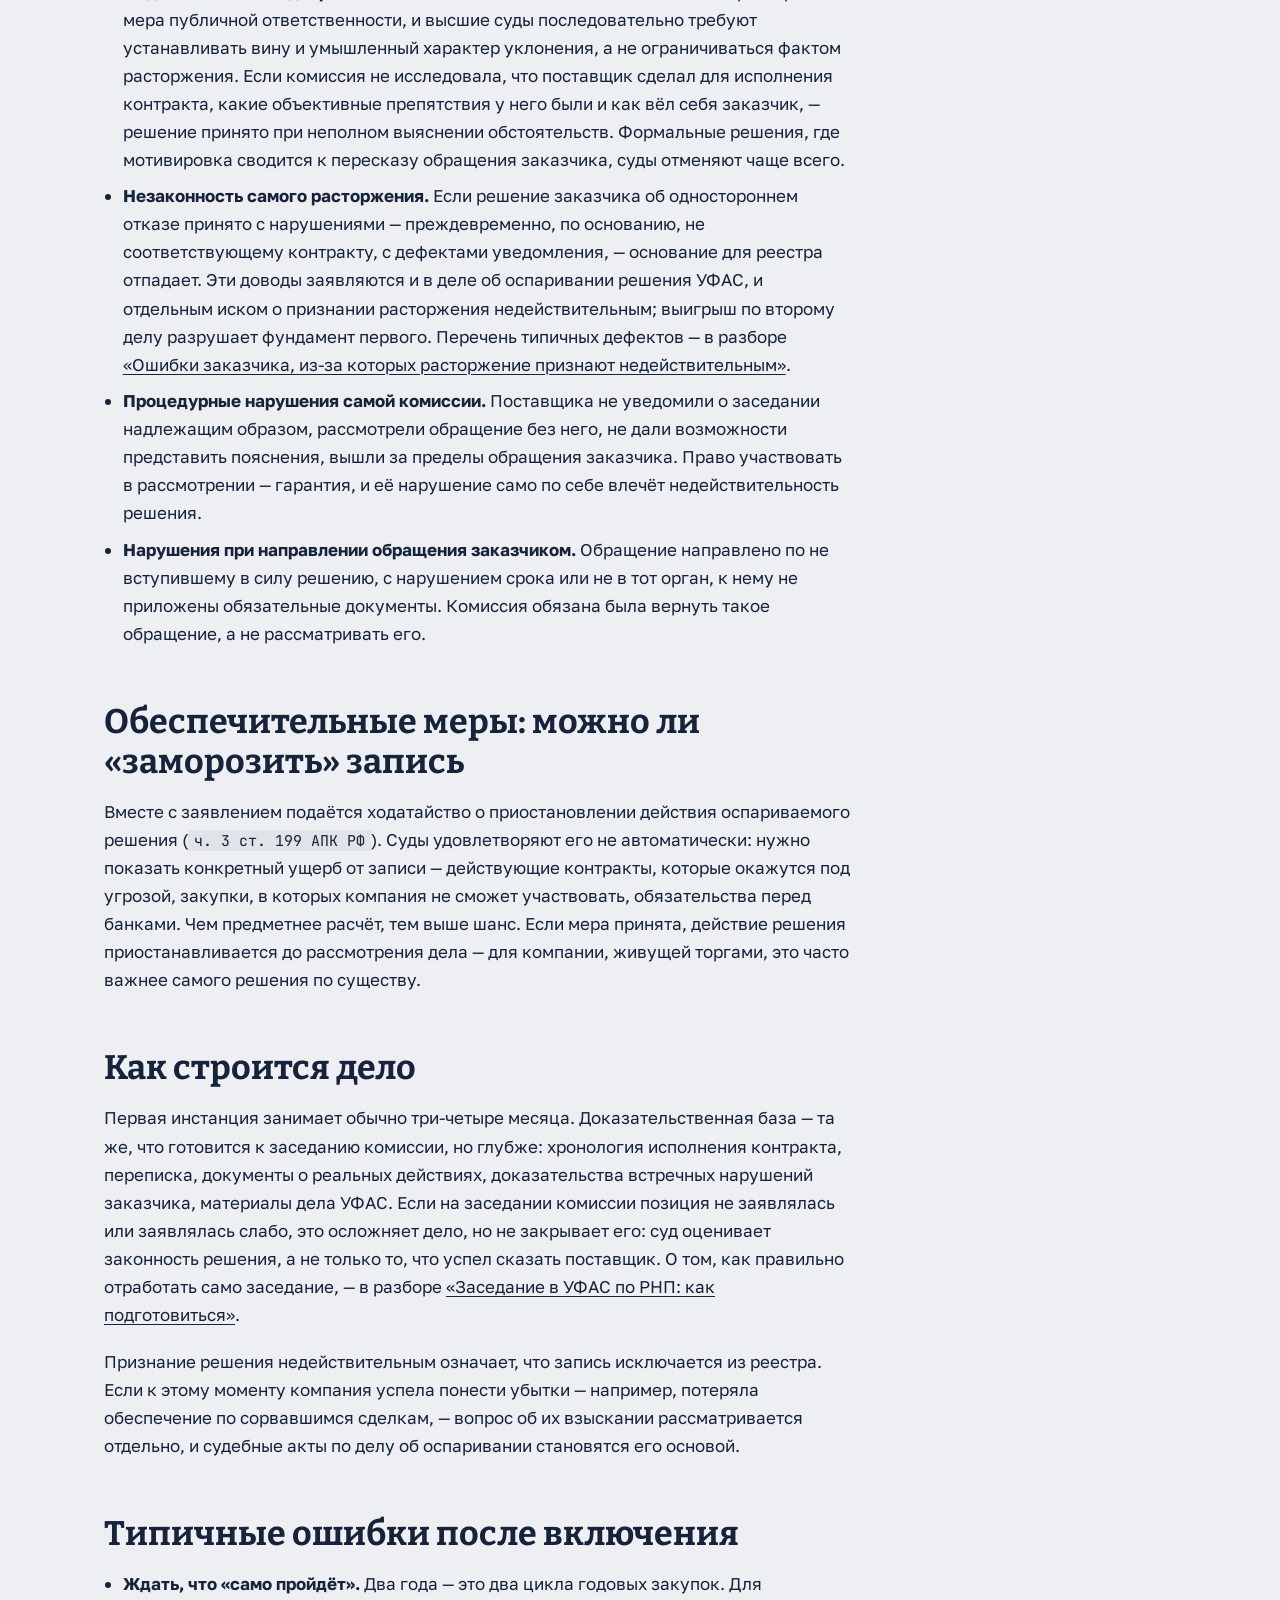
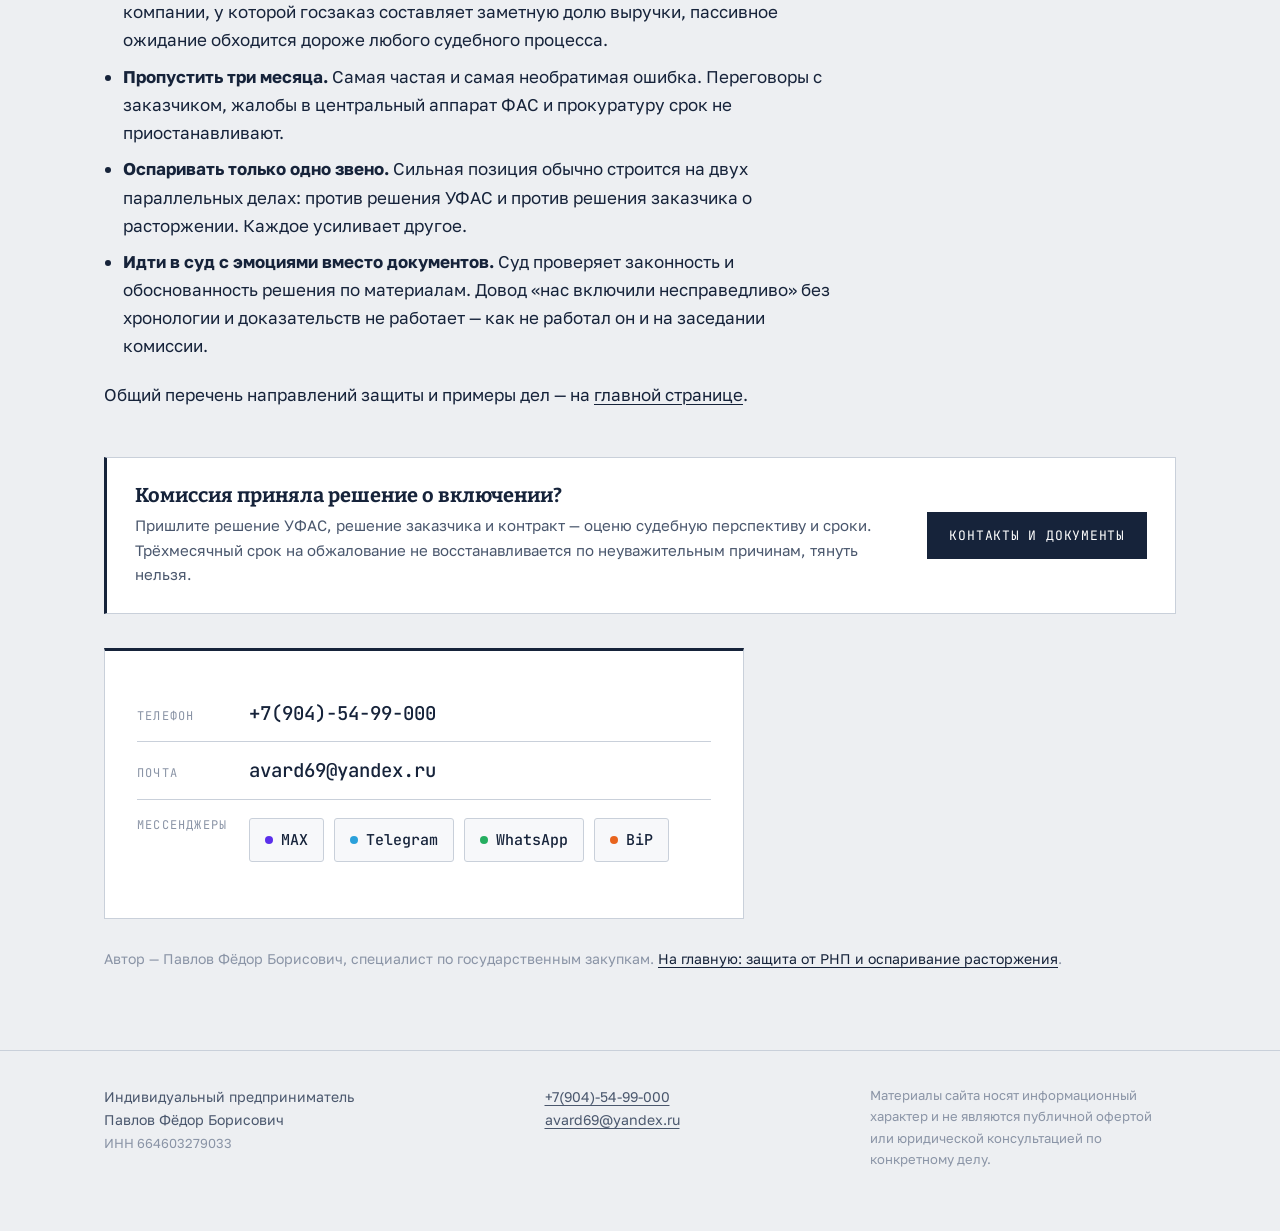
<file: kak-obzhalovat-vklyuchenie-v-rnp.html>
<!DOCTYPE html>
<html lang="ru">
<head>
<meta charset="utf-8">
<meta name="viewport" content="width=device-width, initial-scale=1">
<title>Включили в РНП: как обжаловать решение УФАС и исключить запись из реестра</title>
<meta name="description" content="Решение о включении в реестр недобросовестных поставщиков обжалуется в арбитражном суде в течение трёх месяцев. Какие основания работают, что дают обеспечительные меры, почему «переждать два года» и «открыть новое юрлицо» — не выход.">
<link rel="preconnect" href="https://fonts.googleapis.com">
<link rel="preconnect" href="https://fonts.gstatic.com" crossorigin>
<link href="https://fonts.googleapis.com/css2?family=Bitter:wght@400;700&family=Golos+Text:wght@400;500;600&family=JetBrains+Mono:wght@400;500;700&display=swap&subset=cyrillic" rel="stylesheet">
<link rel="canonical" href="https://stop-rnp.ru/kak-obzhalovat-vklyuchenie-v-rnp.html">
<meta property="og:type" content="article">
<meta property="og:url" content="https://stop-rnp.ru/kak-obzhalovat-vklyuchenie-v-rnp.html">
<meta property="og:title" content="Включили в РНП: как обжаловать решение и исключить запись">
<meta property="og:description" content="Обжалование решения УФАС о включении в РНП: срок три месяца, работающие основания, обеспечительные меры и что даёт выигрыш.">
<meta property="og:image" content="https://stop-rnp.ru/7.jpg">
<meta property="og:locale" content="ru_RU">
<meta name="robots" content="index, follow">
<link rel="stylesheet" href="style.css">
<link rel="icon" href="/favicon.ico" sizes="any">
<link rel="icon" href="/favicon.svg" type="image/svg+xml">
<script type="application/ld+json">
{
  "@context": "https://schema.org",
  "@type": "Article",
  "headline": "Включили в РНП: как обжаловать решение и исключить запись",
  "description": "Обжалование решения УФАС о включении в РНП: срок три месяца, работающие основания, обеспечительные меры и что даёт выигрыш.",
  "inLanguage": "ru-RU",
  "datePublished": "2026-08-31",
  "dateModified": "2026-08-31",
  "author": {
    "@type": "Person",
    "name": "Павлов Фёдор Борисович",
    "url": "https://stop-rnp.ru/"
  },
  "publisher": {
    "@type": "Person",
    "name": "Павлов Фёдор Борисович"
  },
  "mainEntityOfPage": "https://stop-rnp.ru/kak-obzhalovat-vklyuchenie-v-rnp.html"
}
</script>
<!-- Yandex.Metrika counter -->
<script type="text/javascript">
   (function(m,e,t,r,i,k,a){m[i]=m[i]||function(){(m[i].a=m[i].a||[]).push(arguments)};
   m[i].l=1*new Date();
   for (var j = 0; j < document.scripts.length; j++) {if (document.scripts[j].src === r) { return; }}
   k=e.createElement(t),a=e.getElementsByTagName(t)[0],k.async=1,k.src=r,a.parentNode.insertBefore(k,a)})
   (window, document, "script", "https://mc.yandex.ru/metrika/tag.js", "ym");

   ym(112343027, "init", {
        clickmap:true,
        trackLinks:true,
        accurateTrackBounce:true,
        webvisor:true
   });
</script>
<noscript><div><img src="https://mc.yandex.ru/watch/112343027" style="position:absolute; left:-9999px;" alt="" /></div></noscript>
<!-- /Yandex.Metrika counter -->
</head>
<body>
<header class="top">
<div class="top-in">
<a class="brand-mark" href="/"><b class="stop">STOP</b>-RNP<i>Павлов Ф.Б. · защита в ГОСЗАКУПКАХ</i></a>
<nav class="nav">
<a href="/#uslugi">Направления</a>
<a href="/#osnovaniya">Основания</a>
<a href="/#keysy">Кейсы</a>
<a href="/#podhod">Подход</a>
<a href="/#kontakty">Контакты</a>
</nav>
<div class="top-contacts">
<a class="t-tel" href="tel:+79045499000">+7(904)-54-99-000</a>
<a class="t-mail" href="mailto:avard69@yandex.ru">avard69@yandex.ru</a>
<div class="top-msgr">
<a data-m="max" href="https://max.ru/u/f9LHodD0cOK9cltfTFMCF35AesmtcUJ3euBU_eHqA3jYhtUxXoJylxZvM2M"><span class="d"></span>MAX</a>
<a data-m="tg" href="https://t.me/fedor_pavlov_ekb"><span class="d"></span>Telegram</a>
<a data-m="bip" href="tel:+79045499000"><span class="d"></span>BiP</a>
<a data-m="wa" href="https://wa.me/79045499000"><span class="d"></span>WhatsApp</a>
</div>
</div>
</div>
</header>
<main>
<article>
<div class="hero wrap">
<p class="eyebrow">Разбор · реестр недобросовестных поставщиков</p>
<h1>Включили в РНП: как обжаловать решение и исключить запись из реестра</h1>
<p class="lead">Решение комиссии УФАС о включении в реестр — не приговор, а ненормативный правовой акт, который проверяется арбитражным судом. Суды регулярно признают такие решения недействительными: и потому, что комиссия подошла к вопросу формально, и потому, что само расторжение контракта было незаконным. Главное здесь — не пропустить срок и правильно выбрать основания.</p>
</div>
<section>
<div class="wrap">
<div class="prose">
<h2>Что означает запись и сколько она действует</h2>
<p>Сведения находятся в реестре два года с даты включения, после чего исключаются автоматически (<span class="ref">ст. 104 44-ФЗ</span>). Всё это время компания отрезана от закупок, в которых заказчик установил требование об отсутствии участника в РНП, — а это подавляющее большинство государственных закупок и значительная часть закупок по 223-ФЗ. Страдает и то, что напрямую с торгами не связано: банки учитывают запись при выдаче независимых гарантий и кредитов, контрагенты видят её при проверке.</p>
<p>Важно, что в реестр попадает не только само юридическое лицо: туда включаются сведения об учредителях, участниках и лицах, исполняющих функции единоличного исполнительного органа. Поэтому расчёт «откроем новую компанию и продолжим работать» не срабатывает: новое юрлицо с теми же учредителями или директором столкнётся с тем же ограничением. Реальных пути два — дождаться истечения двух лет или добиться признания решения недействительным в суде.</p>
<h2>Срок: три месяца, и он жёсткий</h2>
<p>Решение антимонопольного органа оспаривается по правилам главы 24 АПК РФ. Заявление подаётся в арбитражный суд в течение трёх месяцев со дня, когда стало известно о нарушении прав (<span class="ref">ч. 4 ст. 198 АПК РФ</span>), — на практике срок считают с даты решения или его размещения. Пропущенный срок восстанавливается только по уважительным причинам, и «мы надеялись договориться» к ним не относится. Ответчиком выступает антимонопольный орган, заказчика суд привлекает третьим лицом.</p>
<h2>Основания, которые работают</h2>
<ul>
<li><strong>Недоказанность недобросовестности.</strong> Главное основание. Включение в реестр — мера публичной ответственности, и высшие суды последовательно требуют устанавливать вину и умышленный характер уклонения, а не ограничиваться фактом расторжения. Если комиссия не исследовала, что поставщик сделал для исполнения контракта, какие объективные препятствия у него были и как вёл себя заказчик, — решение принято при неполном выяснении обстоятельств. Формальные решения, где мотивировка сводится к пересказу обращения заказчика, суды отменяют чаще всего.</li>
<li><strong>Незаконность самого расторжения.</strong> Если решение заказчика об одностороннем отказе принято с нарушениями — преждевременно, по основанию, не соответствующему контракту, с дефектами уведомления, — основание для реестра отпадает. Эти доводы заявляются и в деле об оспаривании решения УФАС, и отдельным иском о признании расторжения недействительным; выигрыш по второму делу разрушает фундамент первого. Перечень типичных дефектов — в разборе <a href="/odnostoronniy-otkaz-oshibki-zakazchika.html">«Ошибки заказчика, из-за которых расторжение признают недействительным»</a>.</li>
<li><strong>Процедурные нарушения самой комиссии.</strong> Поставщика не уведомили о заседании надлежащим образом, рассмотрели обращение без него, не дали возможности представить пояснения, вышли за пределы обращения заказчика. Право участвовать в рассмотрении — гарантия, и её нарушение само по себе влечёт недействительность решения.</li>
<li><strong>Нарушения при направлении обращения заказчиком.</strong> Обращение направлено по не вступившему в силу решению, с нарушением срока или не в тот орган, к нему не приложены обязательные документы. Комиссия обязана была вернуть такое обращение, а не рассматривать его.</li>
</ul>
<h2>Обеспечительные меры: можно ли «заморозить» запись</h2>
<p>Вместе с заявлением подаётся ходатайство о приостановлении действия оспариваемого решения (<span class="ref">ч. 3 ст. 199 АПК РФ</span>). Суды удовлетворяют его не автоматически: нужно показать конкретный ущерб от записи — действующие контракты, которые окажутся под угрозой, закупки, в которых компания не сможет участвовать, обязательства перед банками. Чем предметнее расчёт, тем выше шанс. Если мера принята, действие решения приостанавливается до рассмотрения дела — для компании, живущей торгами, это часто важнее самого решения по существу.</p>
<h2>Как строится дело</h2>
<p>Первая инстанция занимает обычно три-четыре месяца. Доказательственная база — та же, что готовится к заседанию комиссии, но глубже: хронология исполнения контракта, переписка, документы о реальных действиях, доказательства встречных нарушений заказчика, материалы дела УФАС. Если на заседании комиссии позиция не заявлялась или заявлялась слабо, это осложняет дело, но не закрывает его: суд оценивает законность решения, а не только то, что успел сказать поставщик. О том, как правильно отработать само заседание, — в разборе <a href="/zasedanie-ufas-rnp.html">«Заседание в УФАС по РНП: как подготовиться»</a>.</p>
<p>Признание решения недействительным означает, что запись исключается из реестра. Если к этому моменту компания успела понести убытки — например, потеряла обеспечение по сорвавшимся сделкам, — вопрос об их взыскании рассматривается отдельно, и судебные акты по делу об оспаривании становятся его основой.</p>
<h2>Типичные ошибки после включения</h2>
<ul>
<li><strong>Ждать, что «само пройдёт».</strong> Два года — это два цикла годовых закупок. Для компании, у которой госзаказ составляет заметную долю выручки, пассивное ожидание обходится дороже любого судебного процесса.</li>
<li><strong>Пропустить три месяца.</strong> Самая частая и самая необратимая ошибка. Переговоры с заказчиком, жалобы в центральный аппарат ФАС и прокуратуру срок не приостанавливают.</li>
<li><strong>Оспаривать только одно звено.</strong> Сильная позиция обычно строится на двух параллельных делах: против решения УФАС и против решения заказчика о расторжении. Каждое усиливает другое.</li>
<li><strong>Идти в суд с эмоциями вместо документов.</strong> Суд проверяет законность и обоснованность решения по материалам. Довод «нас включили несправедливо» без хронологии и доказательств не работает — как не работал он и на заседании комиссии.</li>
</ul>
<p>Общий перечень направлений защиты и примеры дел — на <a href="/#keysy">главной странице</a>.</p>
</div>
<div class="crosslink" style="margin-top:48px">
<div>
<h3>Комиссия приняла решение о включении?</h3>
<p>Пришлите решение УФАС, решение заказчика и контракт — оценю судебную перспективу и сроки. Трёхмесячный срок на обжалование не восстанавливается по неуважительным причинам, тянуть нельзя.</p>
</div>
<a class="btn" href="/#kontakty">Контакты и документы</a>
</div>
<div class="contact-box" style="margin-top:34px">
<dl style="margin:0">
<div class="contact-line">
<dt>Телефон</dt>
<dd><a href="tel:+79045499000">+7(904)-54-99-000</a></dd>
</div>
<div class="contact-line">
<dt>Почта</dt>
<dd><a href="mailto:avard69@yandex.ru">avard69@yandex.ru</a></dd>
</div>
<div class="contact-line">
<dt>Мессенджеры</dt>
<dd>
<div class="msgr">
<a data-m="max" href="https://max.ru/u/f9LHodD0cOK9cltfTFMCF35AesmtcUJ3euBU_eHqA3jYhtUxXoJylxZvM2M"><span class="dot"></span>MAX</a>
<a data-m="tg" href="https://t.me/fedor_pavlov_ekb"><span class="dot"></span>Telegram</a>
<a data-m="wa" href="https://wa.me/79045499000"><span class="dot"></span>WhatsApp</a>
<a data-m="bip" href="tel:+79045499000"><span class="dot"></span>BiP</a>
</div>
</dd>
</div>
</dl>
</div>
<p style="margin-top:28px;font-size:14px;color:var(--grey)">Автор — Павлов Фёдор Борисович, специалист по государственным закупкам. <a href="/">На главную: защита от РНП и оспаривание расторжения</a>.</p>
</div>
</section>
</article>
</main>
<footer class="foot">
<div class="wrap foot-in">
<div>
<p style="margin:0">Индивидуальный предприниматель<br>Павлов Фёдор Борисович<br>
<span style="font-size:13px;color:var(--grey)">ИНН 664603279033</span></p>
</div>
<div>
<p style="margin:0"><a href="tel:+79045499000">+7(904)-54-99-000</a><br><a href="mailto:avard69@yandex.ru">avard69@yandex.ru</a></p>
</div>
<div style="max-width:34ch">
<p style="margin:0;font-size:13px;color:var(--grey)">Материалы сайта носят информационный характер и не являются публичной офертой или юридической консультацией по конкретному делу.</p>
</div>
</div>
</footer>
</body>
</html>
</file>
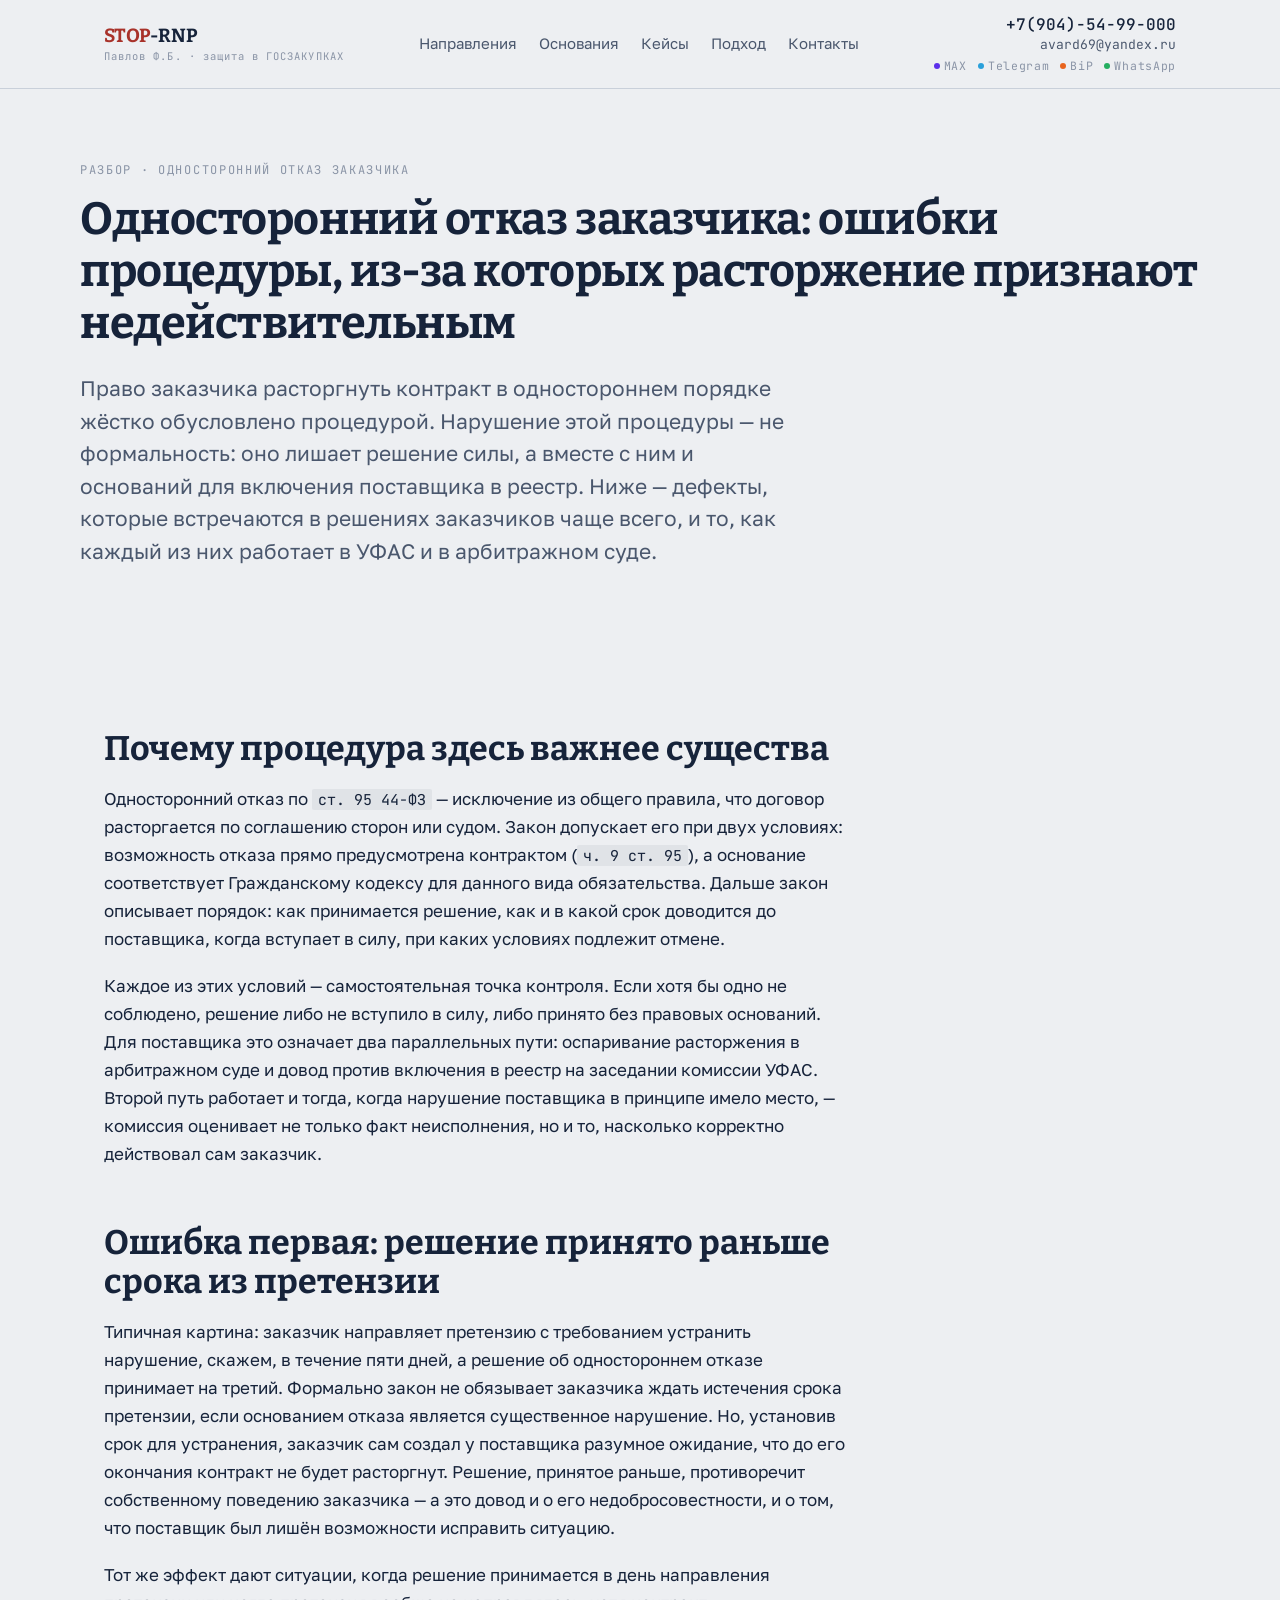
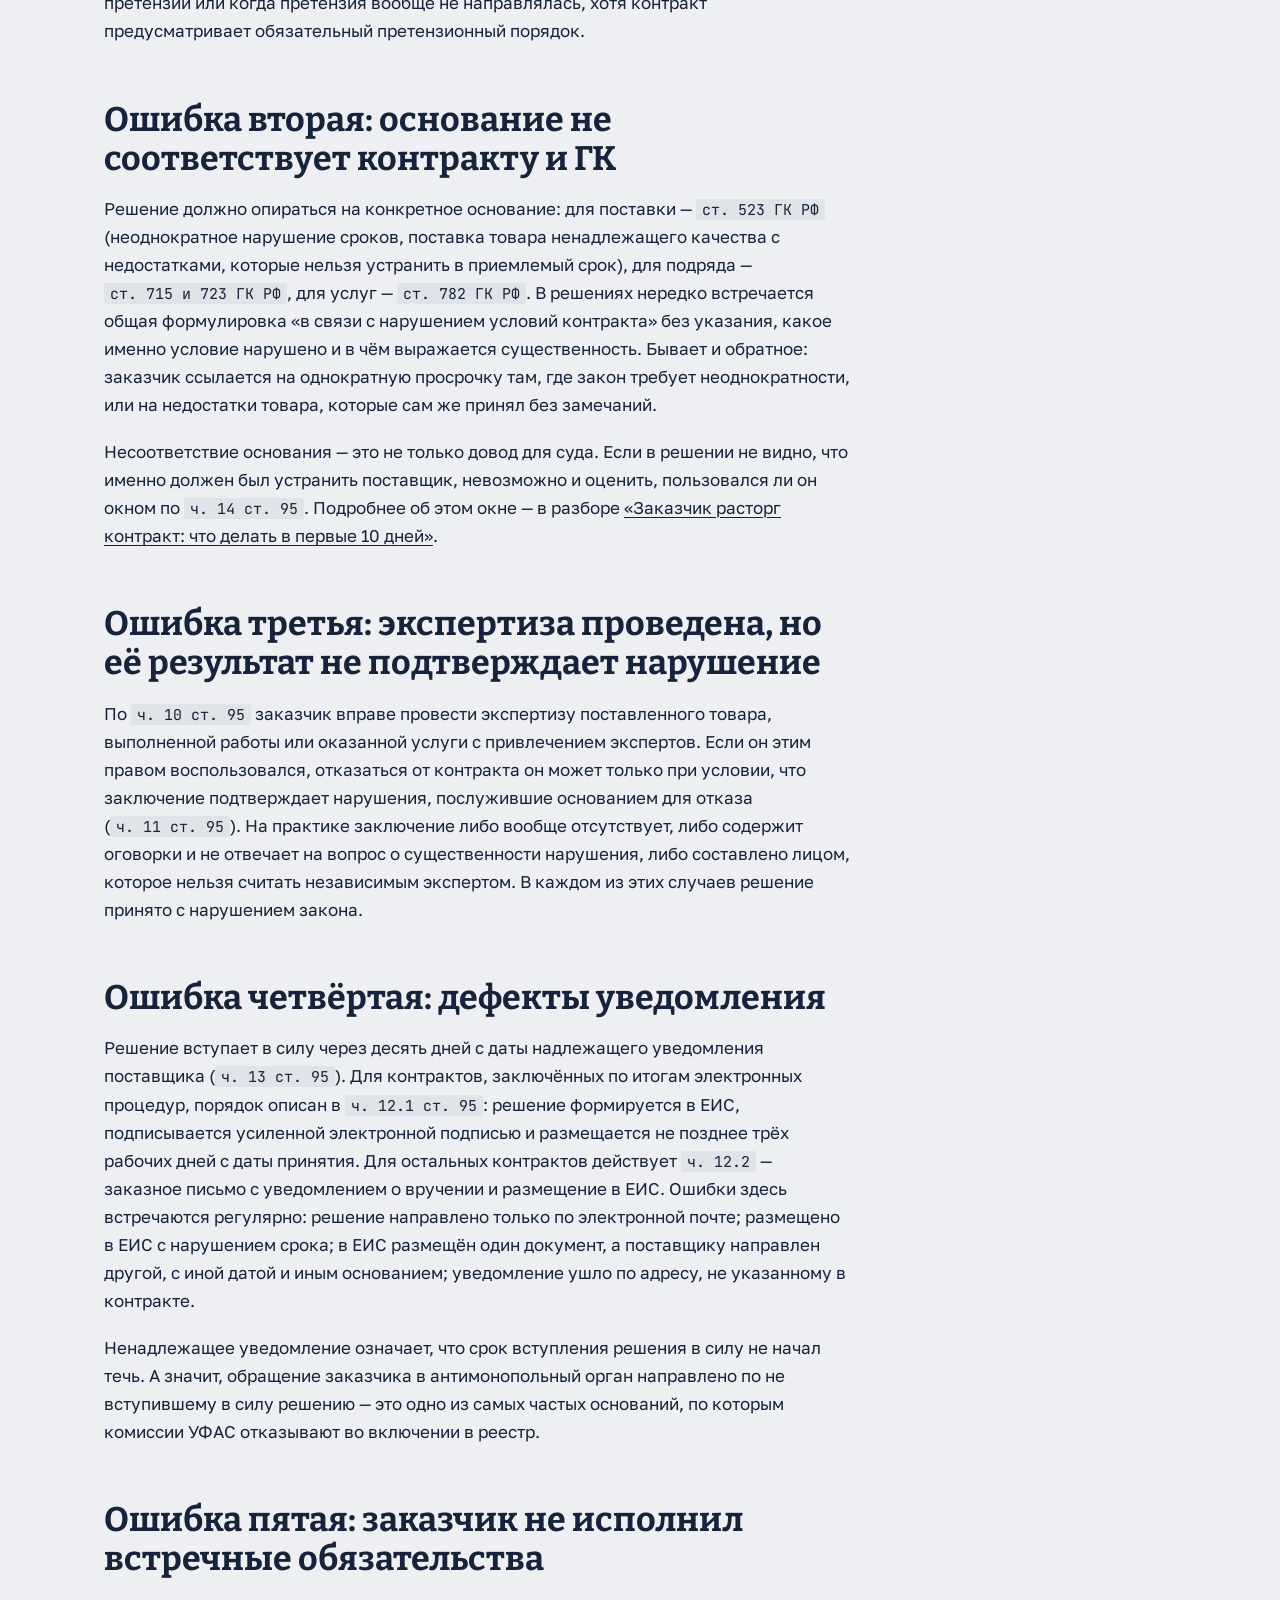
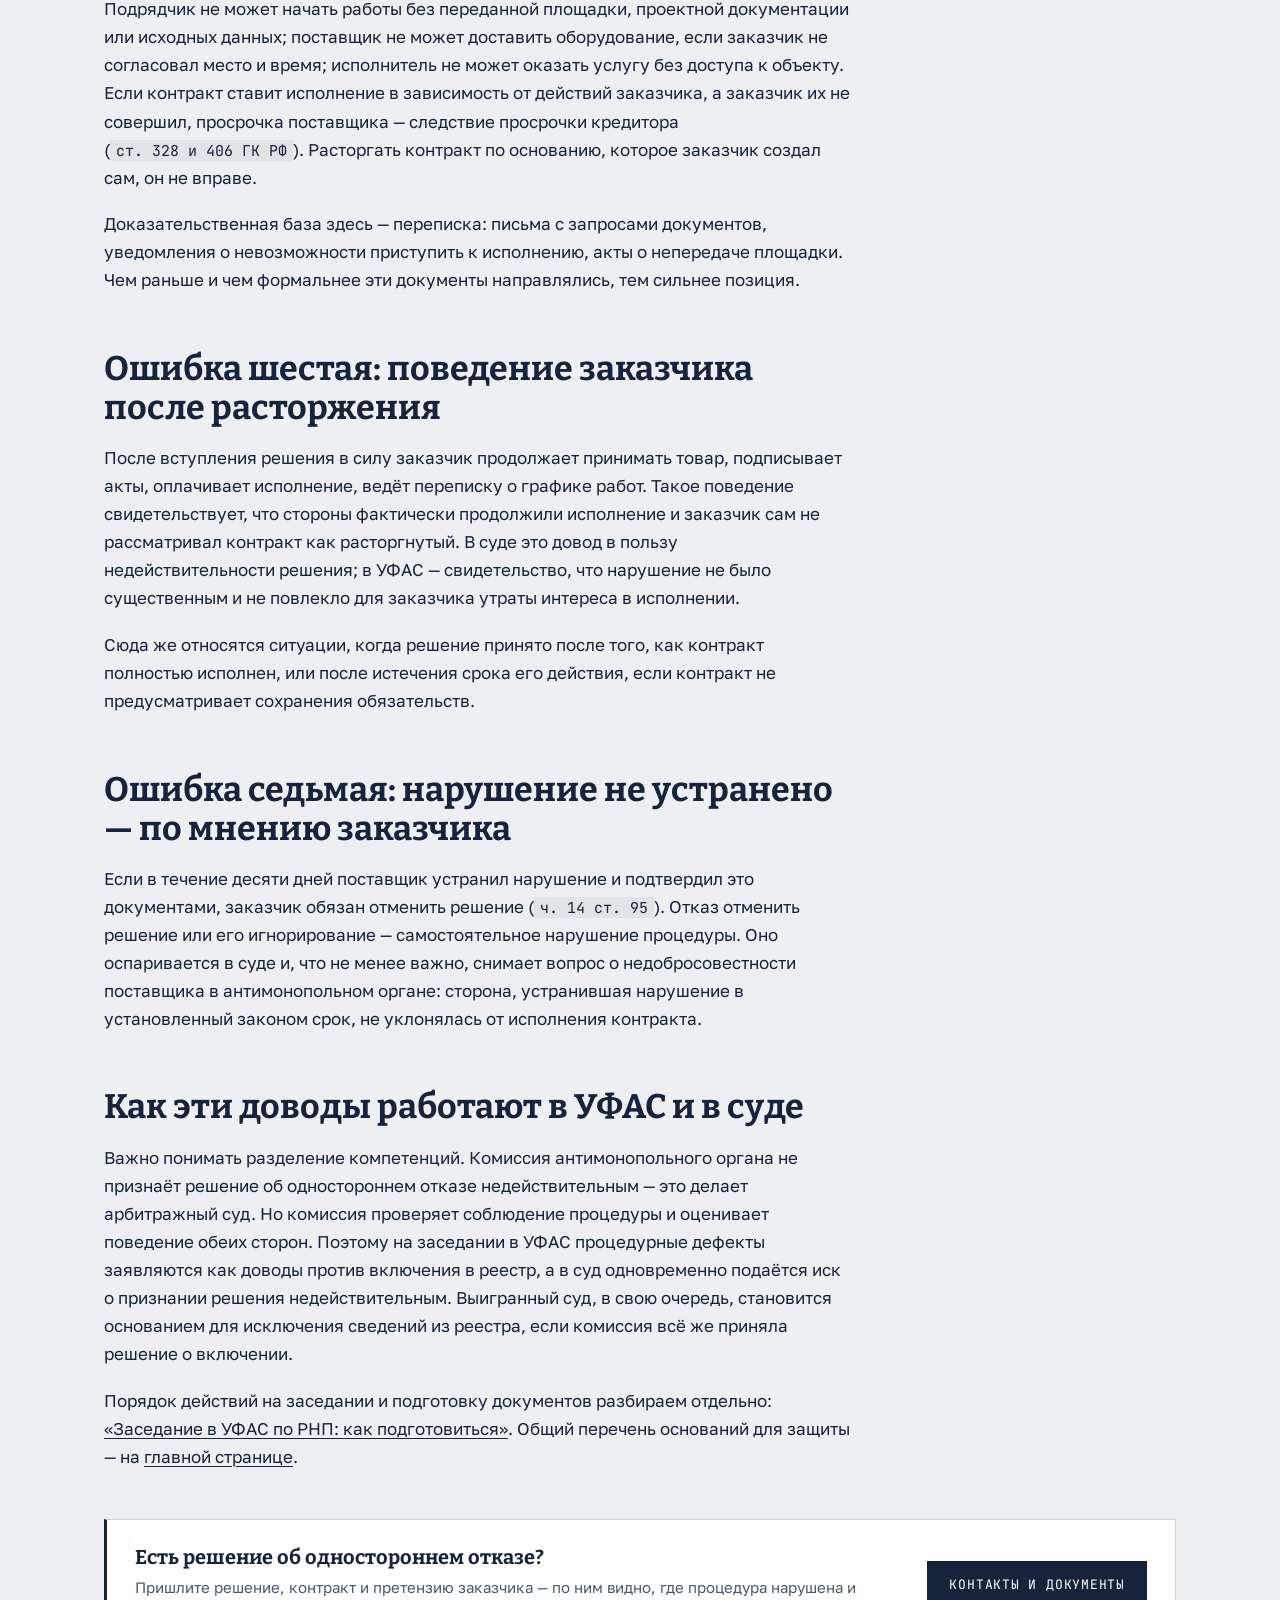
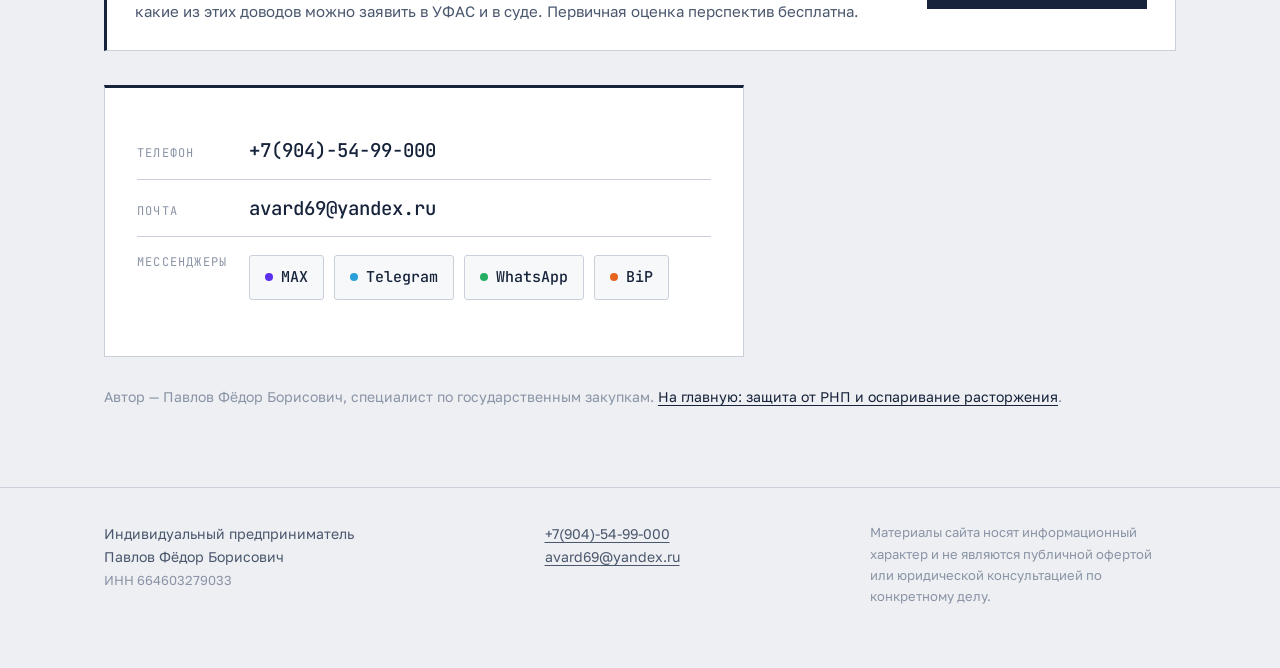
<file: odnostoronniy-otkaz-oshibki-zakazchika.html>
<!DOCTYPE html>
<html lang="ru">
<head>
<meta charset="utf-8">
<meta name="viewport" content="width=device-width, initial-scale=1">
<title>Односторонний отказ заказчика: ошибки процедуры, из-за которых расторжение признают недействительным</title>
<meta name="description" content="Какие нарушения процедуры одностороннего отказа по ст. 95 44-ФЗ делают решение заказчика недействительным: преждевременное решение, несоответствие основания контракту, дефекты уведомления, встречные нарушения заказчика. Как это использовать в УФАС и в арбитражном суде.">
<link rel="preconnect" href="https://fonts.googleapis.com">
<link rel="preconnect" href="https://fonts.gstatic.com" crossorigin>
<link href="https://fonts.googleapis.com/css2?family=Bitter:wght@400;700&family=Golos+Text:wght@400;500;600&family=JetBrains+Mono:wght@400;500;700&display=swap&subset=cyrillic" rel="stylesheet">
<link rel="canonical" href="https://stop-rnp.ru/odnostoronniy-otkaz-oshibki-zakazchika.html">
<meta property="og:type" content="article">
<meta property="og:url" content="https://stop-rnp.ru/odnostoronniy-otkaz-oshibki-zakazchika.html">
<meta property="og:title" content="Односторонний отказ заказчика: ошибки, из-за которых расторжение признают недействительным">
<meta property="og:description" content="Разбор процедурных дефектов одностороннего отказа по 44-ФЗ и того, как они работают в УФАС и в арбитражном суде.">
<meta property="og:image" content="https://stop-rnp.ru/7.jpg">
<meta property="og:locale" content="ru_RU">
<meta name="robots" content="index, follow">
<link rel="stylesheet" href="style.css">
<link rel="icon" href="/favicon.ico" sizes="any">
<link rel="icon" href="/favicon.svg" type="image/svg+xml">
<script type="application/ld+json">
{
  "@context": "https://schema.org",
  "@type": "Article",
  "headline": "Односторонний отказ заказчика: ошибки, из-за которых расторжение признают недействительным",
  "description": "Разбор процедурных дефектов одностороннего отказа по 44-ФЗ и того, как они работают в УФАС и в арбитражном суде.",
  "inLanguage": "ru-RU",
  "datePublished": "2026-08-25",
  "dateModified": "2026-08-25",
  "author": {
    "@type": "Person",
    "name": "Павлов Фёдор Борисович",
    "url": "https://stop-rnp.ru/"
  },
  "publisher": {
    "@type": "Person",
    "name": "Павлов Фёдор Борисович"
  },
  "mainEntityOfPage": "https://stop-rnp.ru/odnostoronniy-otkaz-oshibki-zakazchika.html"
}
</script>
<!-- Yandex.Metrika counter -->
<script type="text/javascript">
   (function(m,e,t,r,i,k,a){m[i]=m[i]||function(){(m[i].a=m[i].a||[]).push(arguments)};
   m[i].l=1*new Date();
   for (var j = 0; j < document.scripts.length; j++) {if (document.scripts[j].src === r) { return; }}
   k=e.createElement(t),a=e.getElementsByTagName(t)[0],k.async=1,k.src=r,a.parentNode.insertBefore(k,a)})
   (window, document, "script", "https://mc.yandex.ru/metrika/tag.js", "ym");

   ym(112343027, "init", {
        clickmap:true,
        trackLinks:true,
        accurateTrackBounce:true,
        webvisor:true
   });
</script>
<noscript><div><img src="https://mc.yandex.ru/watch/112343027" style="position:absolute; left:-9999px;" alt="" /></div></noscript>
<!-- /Yandex.Metrika counter -->
</head>
<body>
<header class="top">
  <div class="top-in">
    <a class="brand-mark" href="/"><b class="stop">STOP</b>-RNP<i>Павлов Ф.Б. · защита в ГОСЗАКУПКАХ</i></a>
    <nav class="nav">
      <a href="/#uslugi">Направления</a>
      <a href="/#osnovaniya">Основания</a>
      <a href="/#keysy">Кейсы</a>
      <a href="/#podhod">Подход</a>
      <a href="/#kontakty">Контакты</a>
    </nav>
    <div class="top-contacts">
      <a class="t-tel" href="tel:+79045499000">+7(904)-54-99-000</a>
      <a class="t-mail" href="mailto:avard69@yandex.ru">avard69@yandex.ru</a>
      <div class="top-msgr">
        <a data-m="max" href="https://max.ru/u/f9LHodD0cOK9cltfTFMCF35AesmtcUJ3euBU_eHqA3jYhtUxXoJylxZvM2M"><span class="d"></span>MAX</a>
        <a data-m="tg" href="https://t.me/fedor_pavlov_ekb"><span class="d"></span>Telegram</a>
        <a data-m="bip" href="tel:+79045499000"><span class="d"></span>BiP</a>
        <a data-m="wa" href="https://wa.me/79045499000"><span class="d"></span>WhatsApp</a>
      </div>
    </div>
  </div>
</header>
<main>
<article>
<div class="hero wrap">
  <p class="eyebrow">Разбор · односторонний отказ заказчика</p>
  <h1>Односторонний отказ заказчика: ошибки процедуры, из-за которых расторжение признают недействительным</h1>
  <p class="lead">Право заказчика расторгнуть контракт в одностороннем порядке жёстко обусловлено процедурой. Нарушение этой процедуры — не формальность: оно лишает решение силы, а вместе с ним и оснований для включения поставщика в реестр. Ниже — дефекты, которые встречаются в решениях заказчиков чаще всего, и то, как каждый из них работает в УФАС и в арбитражном суде.</p>
</div>
<section>
  <div class="wrap">
    <div class="prose">
      <h2>Почему процедура здесь важнее существа</h2>
      <p>Односторонний отказ по <span class="ref">ст. 95 44-ФЗ</span> — исключение из общего правила, что договор расторгается по соглашению сторон или судом. Закон допускает его при двух условиях: возможность отказа прямо предусмотрена контрактом (<span class="ref">ч. 9 ст. 95</span>), а основание соответствует Гражданскому кодексу для данного вида обязательства. Дальше закон описывает порядок: как принимается решение, как и в какой срок доводится до поставщика, когда вступает в силу, при каких условиях подлежит отмене.</p>
      <p>Каждое из этих условий — самостоятельная точка контроля. Если хотя бы одно не соблюдено, решение либо не вступило в силу, либо принято без правовых оснований. Для поставщика это означает два параллельных пути: оспаривание расторжения в арбитражном суде и довод против включения в реестр на заседании комиссии УФАС. Второй путь работает и тогда, когда нарушение поставщика в принципе имело место, — комиссия оценивает не только факт неисполнения, но и то, насколько корректно действовал сам заказчик.</p>
      <h2>Ошибка первая: решение принято раньше срока из претензии</h2>
      <p>Типичная картина: заказчик направляет претензию с требованием устранить нарушение, скажем, в течение пяти дней, а решение об одностороннем отказе принимает на третий. Формально закон не обязывает заказчика ждать истечения срока претензии, если основанием отказа является существенное нарушение. Но, установив срок для устранения, заказчик сам создал у поставщика разумное ожидание, что до его окончания контракт не будет расторгнут. Решение, принятое раньше, противоречит собственному поведению заказчика — а это довод и о его недобросовестности, и о том, что поставщик был лишён возможности исправить ситуацию.</p>
      <p>Тот же эффект дают ситуации, когда решение принимается в день направления претензии или когда претензия вообще не направлялась, хотя контракт предусматривает обязательный претензионный порядок.</p>
      <h2>Ошибка вторая: основание не соответствует контракту и ГК</h2>
      <p>Решение должно опираться на конкретное основание: для поставки — <span class="ref">ст. 523 ГК РФ</span> (неоднократное нарушение сроков, поставка товара ненадлежащего качества с недостатками, которые нельзя устранить в приемлемый срок), для подряда — <span class="ref">ст. 715 и 723 ГК РФ</span>, для услуг — <span class="ref">ст. 782 ГК РФ</span>. В решениях нередко встречается общая формулировка «в связи с нарушением условий контракта» без указания, какое именно условие нарушено и в чём выражается существенность. Бывает и обратное: заказчик ссылается на однократную просрочку там, где закон требует неоднократности, или на недостатки товара, которые сам же принял без замечаний.</p>
      <p>Несоответствие основания — это не только довод для суда. Если в решении не видно, что именно должен был устранить поставщик, невозможно и оценить, пользовался ли он окном по <span class="ref">ч. 14 ст. 95</span>. Подробнее об этом окне — в разборе <a href="/zakazchik-rastorg-kontrakt.html">«Заказчик расторг контракт: что делать в первые 10 дней»</a>.</p>
      <h2>Ошибка третья: экспертиза проведена, но её результат не подтверждает нарушение</h2>
      <p>По <span class="ref">ч. 10 ст. 95</span> заказчик вправе провести экспертизу поставленного товара, выполненной работы или оказанной услуги с привлечением экспертов. Если он этим правом воспользовался, отказаться от контракта он может только при условии, что заключение подтверждает нарушения, послужившие основанием для отказа (<span class="ref">ч. 11 ст. 95</span>). На практике заключение либо вообще отсутствует, либо содержит оговорки и не отвечает на вопрос о существенности нарушения, либо составлено лицом, которое нельзя считать независимым экспертом. В каждом из этих случаев решение принято с нарушением закона.</p>
      <h2>Ошибка четвёртая: дефекты уведомления</h2>
      <p>Решение вступает в силу через десять дней с даты надлежащего уведомления поставщика (<span class="ref">ч. 13 ст. 95</span>). Для контрактов, заключённых по итогам электронных процедур, порядок описан в <span class="ref">ч. 12.1 ст. 95</span>: решение формируется в ЕИС, подписывается усиленной электронной подписью и размещается не позднее трёх рабочих дней с даты принятия. Для остальных контрактов действует <span class="ref">ч. 12.2</span> — заказное письмо с уведомлением о вручении и размещение в ЕИС. Ошибки здесь встречаются регулярно: решение направлено только по электронной почте; размещено в ЕИС с нарушением срока; в ЕИС размещён один документ, а поставщику направлен другой, с иной датой и иным основанием; уведомление ушло по адресу, не указанному в контракте.</p>
      <p>Ненадлежащее уведомление означает, что срок вступления решения в силу не начал течь. А значит, обращение заказчика в антимонопольный орган направлено по не вступившему в силу решению — это одно из самых частых оснований, по которым комиссии УФАС отказывают во включении в реестр.</p>
      <h2>Ошибка пятая: заказчик не исполнил встречные обязательства</h2>
      <p>Подрядчик не может начать работы без переданной площадки, проектной документации или исходных данных; поставщик не может доставить оборудование, если заказчик не согласовал место и время; исполнитель не может оказать услугу без доступа к объекту. Если контракт ставит исполнение в зависимость от действий заказчика, а заказчик их не совершил, просрочка поставщика — следствие просрочки кредитора (<span class="ref">ст. 328 и 406 ГК РФ</span>). Расторгать контракт по основанию, которое заказчик создал сам, он не вправе.</p>
      <p>Доказательственная база здесь — переписка: письма с запросами документов, уведомления о невозможности приступить к исполнению, акты о непередаче площадки. Чем раньше и чем формальнее эти документы направлялись, тем сильнее позиция.</p>
      <h2>Ошибка шестая: поведение заказчика после расторжения</h2>
      <p>После вступления решения в силу заказчик продолжает принимать товар, подписывает акты, оплачивает исполнение, ведёт переписку о графике работ. Такое поведение свидетельствует, что стороны фактически продолжили исполнение и заказчик сам не рассматривал контракт как расторгнутый. В суде это довод в пользу недействительности решения; в УФАС — свидетельство, что нарушение не было существенным и не повлекло для заказчика утраты интереса в исполнении.</p>
      <p>Сюда же относятся ситуации, когда решение принято после того, как контракт полностью исполнен, или после истечения срока его действия, если контракт не предусматривает сохранения обязательств.</p>
      <h2>Ошибка седьмая: нарушение не устранено — по мнению заказчика</h2>
      <p>Если в течение десяти дней поставщик устранил нарушение и подтвердил это документами, заказчик обязан отменить решение (<span class="ref">ч. 14 ст. 95</span>). Отказ отменить решение или его игнорирование — самостоятельное нарушение процедуры. Оно оспаривается в суде и, что не менее важно, снимает вопрос о недобросовестности поставщика в антимонопольном органе: сторона, устранившая нарушение в установленный законом срок, не уклонялась от исполнения контракта.</p>
      <h2>Как эти доводы работают в УФАС и в суде</h2>
      <p>Важно понимать разделение компетенций. Комиссия антимонопольного органа не признаёт решение об одностороннем отказе недействительным — это делает арбитражный суд. Но комиссия проверяет соблюдение процедуры и оценивает поведение обеих сторон. Поэтому на заседании в УФАС процедурные дефекты заявляются как доводы против включения в реестр, а в суд одновременно подаётся иск о признании решения недействительным. Выигранный суд, в свою очередь, становится основанием для исключения сведений из реестра, если комиссия всё же приняла решение о включении.</p>
      <p>Порядок действий на заседании и подготовку документов разбираем отдельно: <a href="/zasedanie-ufas-rnp.html">«Заседание в УФАС по РНП: как подготовиться»</a>. Общий перечень оснований для защиты — на <a href="/#osnovaniya">главной странице</a>.</p>
    </div>
    <div class="crosslink" style="margin-top:48px">
      <div>
        <h3>Есть решение об одностороннем отказе?</h3>
        <p>Пришлите решение, контракт и претензию заказчика — по ним видно, где процедура нарушена и какие из этих доводов можно заявить в УФАС и в суде. Первичная оценка перспектив бесплатна.</p>
      </div>
      <a class="btn" href="/#kontakty">Контакты и документы</a>
    </div>
    <div class="contact-box" style="margin-top:34px">
      <dl style="margin:0">
        <div class="contact-line">
          <dt>Телефон</dt>
          <dd><a href="tel:+79045499000">+7(904)-54-99-000</a></dd>
        </div>
        <div class="contact-line">
          <dt>Почта</dt>
          <dd><a href="mailto:avard69@yandex.ru">avard69@yandex.ru</a></dd>
        </div>
        <div class="contact-line">
          <dt>Мессенджеры</dt>
          <dd>
            <div class="msgr">
              <a data-m="max" href="https://max.ru/u/f9LHodD0cOK9cltfTFMCF35AesmtcUJ3euBU_eHqA3jYhtUxXoJylxZvM2M"><span class="dot"></span>MAX</a>
              <a data-m="tg" href="https://t.me/fedor_pavlov_ekb"><span class="dot"></span>Telegram</a>
              <a data-m="wa" href="https://wa.me/79045499000"><span class="dot"></span>WhatsApp</a>
              <a data-m="bip" href="tel:+79045499000"><span class="dot"></span>BiP</a>
            </div>
          </dd>
        </div>
      </dl>
    </div>
    <p style="margin-top:28px;font-size:14px;color:var(--grey)">Автор — Павлов Фёдор Борисович, специалист по государственным закупкам. <a href="/">На главную: защита от РНП и оспаривание расторжения</a>.</p>
  </div>
</section>
</article>
</main>
<footer class="foot">
  <div class="wrap foot-in">
    <div>
      <p style="margin:0">Индивидуальный предприниматель<br>Павлов Фёдор Борисович<br>
      <span style="font-size:13px;color:var(--grey)">ИНН 664603279033</span></p>
    </div>
    <div>
      <p style="margin:0"><a href="tel:+79045499000">+7(904)-54-99-000</a><br><a href="mailto:avard69@yandex.ru">avard69@yandex.ru</a></p>
    </div>
    <div style="max-width:34ch">
      <p style="margin:0;font-size:13px;color:var(--grey)">Материалы сайта носят информационный характер и не являются публичной офертой или юридической консультацией по конкретному делу.</p>
    </div>
  </div>
</footer>
</body>
</html>
</file>
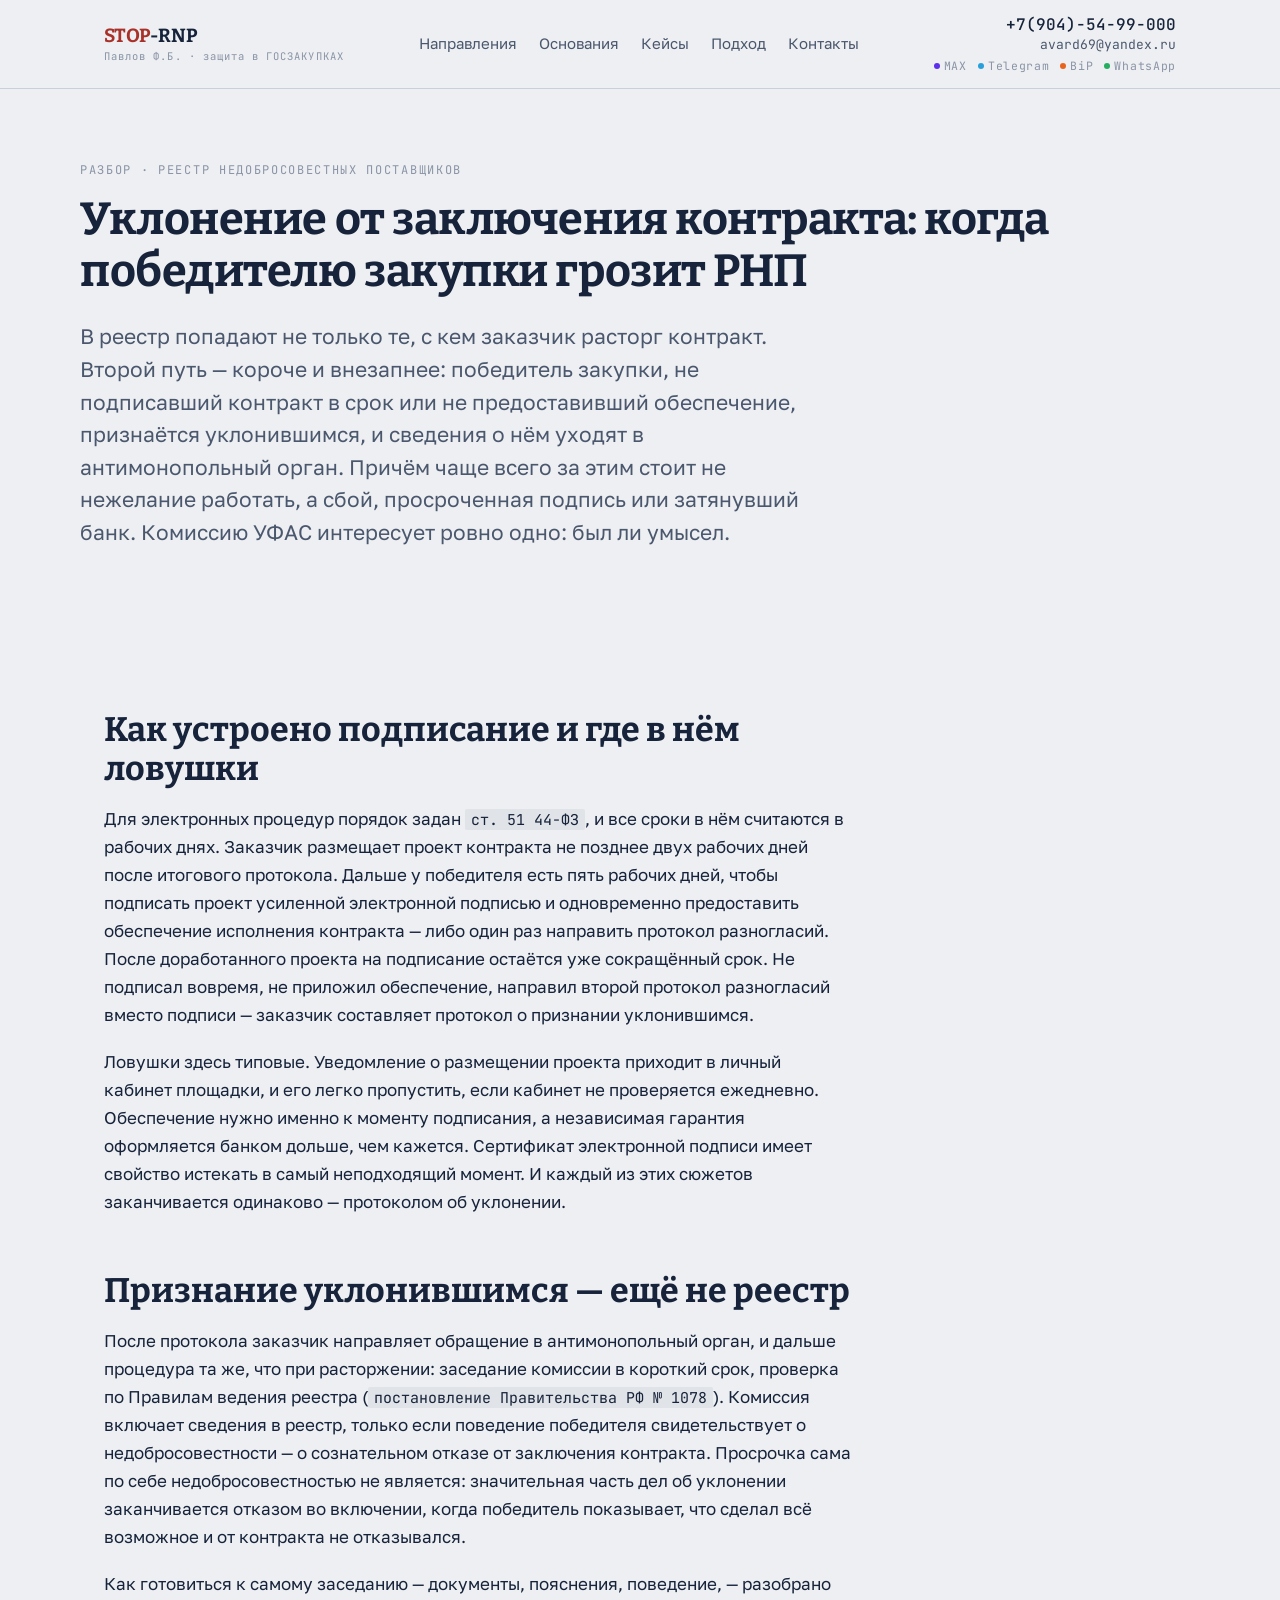
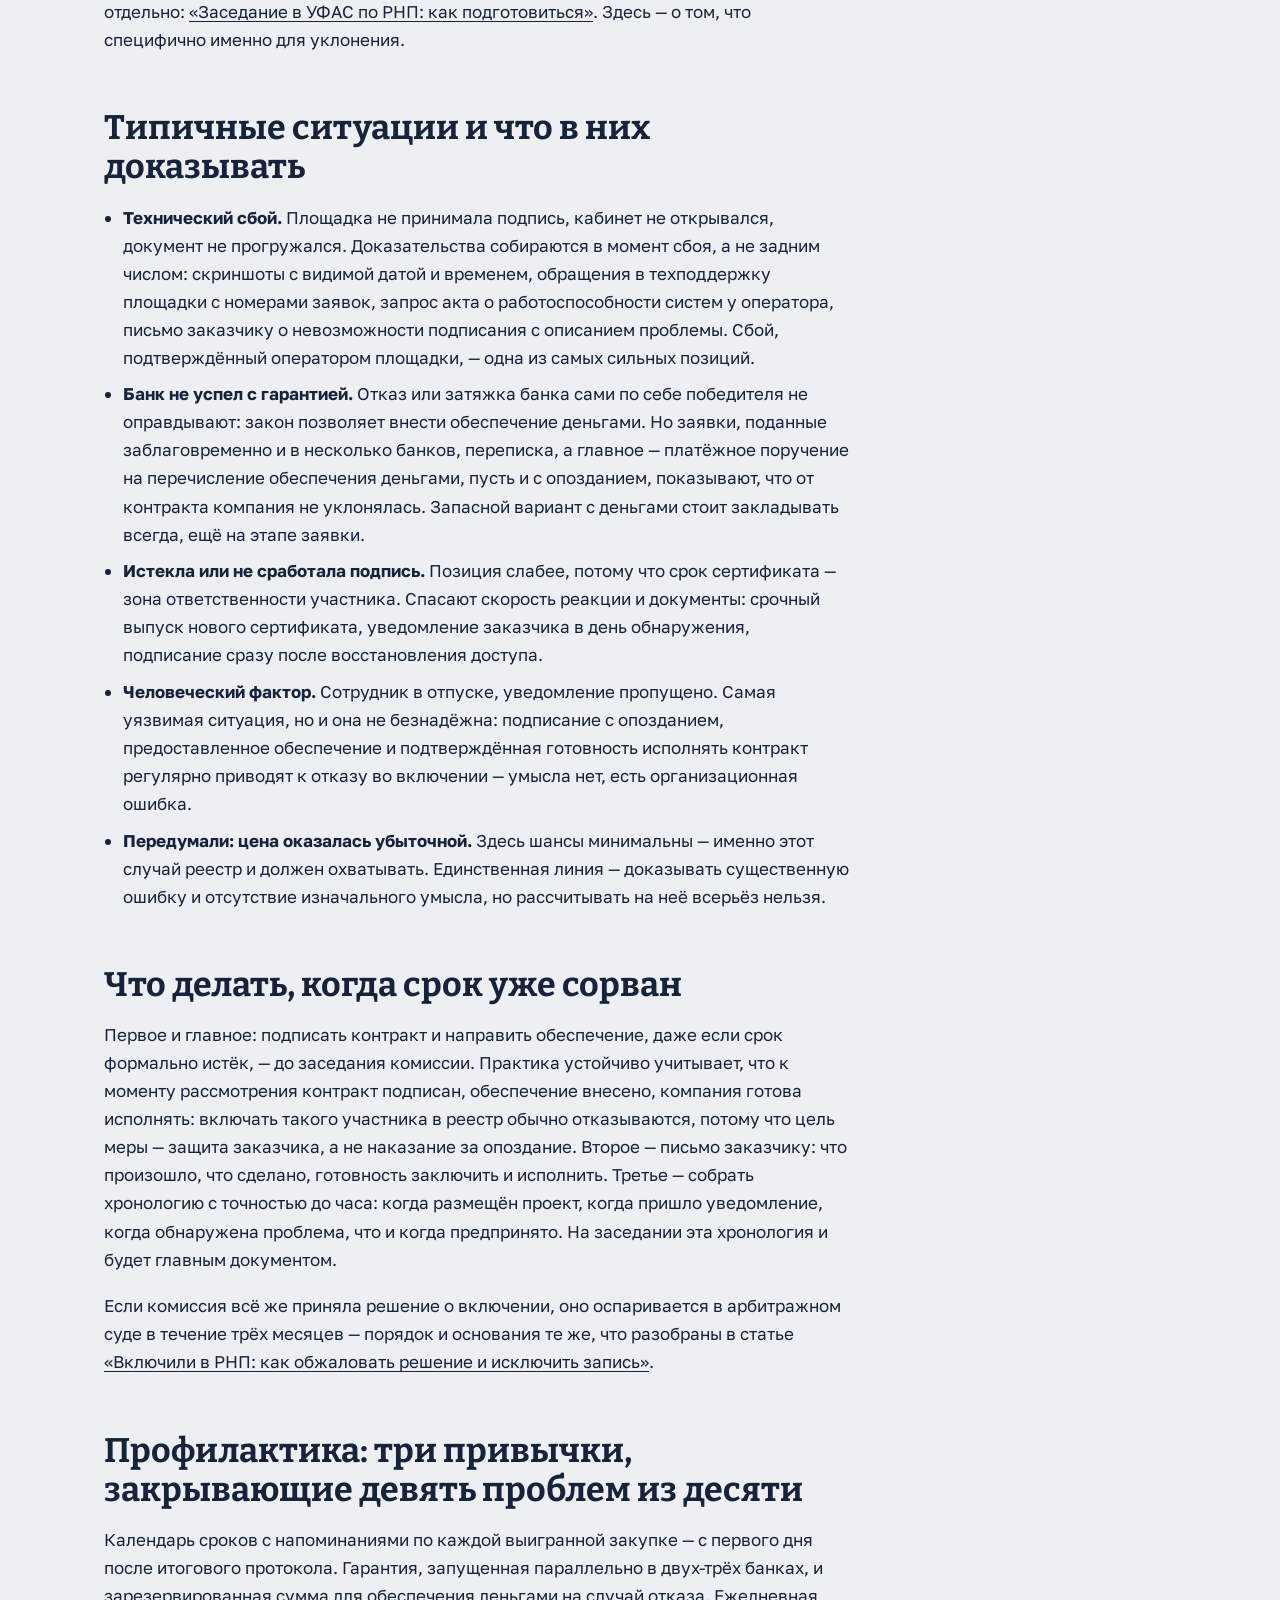
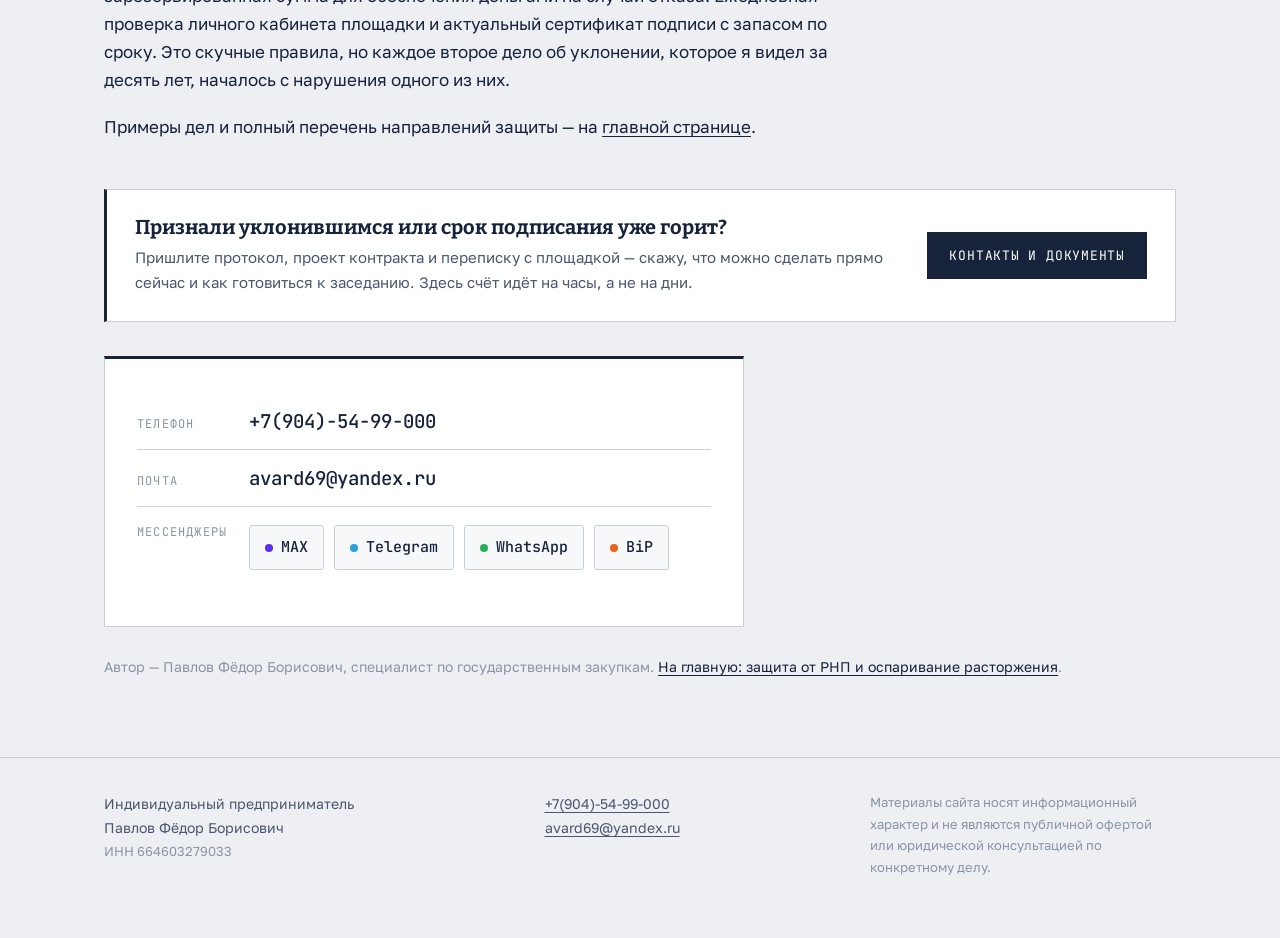
<file: uklonenie-ot-zaklyucheniya-kontrakta-rnp.html>
<!DOCTYPE html>
<html lang="ru">
<head>
<meta charset="utf-8">
<meta name="viewport" content="width=device-width, initial-scale=1">
<title>Уклонение от заключения контракта: когда победителю закупки грозит РНП</title>
<meta name="description" content="Победителя, не подписавшего контракт в срок или не предоставившего обеспечение, признают уклонившимся и направляют сведения в РНП. Сроки подписания по ст. 51 44-ФЗ, технические сбои, проблемы с гарантией — и как доказать комиссии УФАС отсутствие умысла.">
<link rel="preconnect" href="https://fonts.googleapis.com">
<link rel="preconnect" href="https://fonts.gstatic.com" crossorigin>
<link href="https://fonts.googleapis.com/css2?family=Bitter:wght@400;700&family=Golos+Text:wght@400;500;600&family=JetBrains+Mono:wght@400;500;700&display=swap&subset=cyrillic" rel="stylesheet">
<link rel="canonical" href="https://stop-rnp.ru/uklonenie-ot-zaklyucheniya-kontrakta-rnp.html">
<meta property="og:type" content="article">
<meta property="og:url" content="https://stop-rnp.ru/uklonenie-ot-zaklyucheniya-kontrakta-rnp.html">
<meta property="og:title" content="Уклонение от заключения контракта: когда победителю грозит РНП">
<meta property="og:description" content="Признание победителя уклонившимся: сроки подписания контракта, протокол разногласий, сбои и обеспечение — и как защититься от включения в реестр.">
<meta property="og:image" content="https://stop-rnp.ru/7.jpg">
<meta property="og:locale" content="ru_RU">
<meta name="robots" content="index, follow">
<link rel="stylesheet" href="style.css">
<link rel="icon" href="/favicon.ico" sizes="any">
<link rel="icon" href="/favicon.svg" type="image/svg+xml">
<script type="application/ld+json">
{
  "@context": "https://schema.org",
  "@type": "Article",
  "headline": "Уклонение от заключения контракта: когда победителю грозит РНП",
  "description": "Признание победителя уклонившимся: сроки подписания контракта, протокол разногласий, сбои и обеспечение — и как защититься от включения в реестр.",
  "inLanguage": "ru-RU",
  "datePublished": "2026-08-31",
  "dateModified": "2026-08-31",
  "author": {
    "@type": "Person",
    "name": "Павлов Фёдор Борисович",
    "url": "https://stop-rnp.ru/"
  },
  "publisher": {
    "@type": "Person",
    "name": "Павлов Фёдор Борисович"
  },
  "mainEntityOfPage": "https://stop-rnp.ru/uklonenie-ot-zaklyucheniya-kontrakta-rnp.html"
}
</script>
<!-- Yandex.Metrika counter -->
<script type="text/javascript">
   (function(m,e,t,r,i,k,a){m[i]=m[i]||function(){(m[i].a=m[i].a||[]).push(arguments)};
   m[i].l=1*new Date();
   for (var j = 0; j < document.scripts.length; j++) {if (document.scripts[j].src === r) { return; }}
   k=e.createElement(t),a=e.getElementsByTagName(t)[0],k.async=1,k.src=r,a.parentNode.insertBefore(k,a)})
   (window, document, "script", "https://mc.yandex.ru/metrika/tag.js", "ym");

   ym(112343027, "init", {
        clickmap:true,
        trackLinks:true,
        accurateTrackBounce:true,
        webvisor:true
   });
</script>
<noscript><div><img src="https://mc.yandex.ru/watch/112343027" style="position:absolute; left:-9999px;" alt="" /></div></noscript>
<!-- /Yandex.Metrika counter -->
</head>
<body>
<header class="top">
<div class="top-in">
<a class="brand-mark" href="/"><b class="stop">STOP</b>-RNP<i>Павлов Ф.Б. · защита в ГОСЗАКУПКАХ</i></a>
<nav class="nav">
<a href="/#uslugi">Направления</a>
<a href="/#osnovaniya">Основания</a>
<a href="/#keysy">Кейсы</a>
<a href="/#podhod">Подход</a>
<a href="/#kontakty">Контакты</a>
</nav>
<div class="top-contacts">
<a class="t-tel" href="tel:+79045499000">+7(904)-54-99-000</a>
<a class="t-mail" href="mailto:avard69@yandex.ru">avard69@yandex.ru</a>
<div class="top-msgr">
<a data-m="max" href="https://max.ru/u/f9LHodD0cOK9cltfTFMCF35AesmtcUJ3euBU_eHqA3jYhtUxXoJylxZvM2M"><span class="d"></span>MAX</a>
<a data-m="tg" href="https://t.me/fedor_pavlov_ekb"><span class="d"></span>Telegram</a>
<a data-m="bip" href="tel:+79045499000"><span class="d"></span>BiP</a>
<a data-m="wa" href="https://wa.me/79045499000"><span class="d"></span>WhatsApp</a>
</div>
</div>
</div>
</header>
<main>
<article>
<div class="hero wrap">
<p class="eyebrow">Разбор · реестр недобросовестных поставщиков</p>
<h1>Уклонение от заключения контракта: когда победителю закупки грозит РНП</h1>
<p class="lead">В реестр попадают не только те, с кем заказчик расторг контракт. Второй путь — короче и внезапнее: победитель закупки, не подписавший контракт в срок или не предоставивший обеспечение, признаётся уклонившимся, и сведения о нём уходят в антимонопольный орган. Причём чаще всего за этим стоит не нежелание работать, а сбой, просроченная подпись или затянувший банк. Комиссию УФАС интересует ровно одно: был ли умысел.</p>
</div>
<section>
<div class="wrap">
<div class="prose">
<h2>Как устроено подписание и где в нём ловушки</h2>
<p>Для электронных процедур порядок задан <span class="ref">ст. 51 44-ФЗ</span>, и все сроки в нём считаются в рабочих днях. Заказчик размещает проект контракта не позднее двух рабочих дней после итогового протокола. Дальше у победителя есть пять рабочих дней, чтобы подписать проект усиленной электронной подписью и одновременно предоставить обеспечение исполнения контракта — либо один раз направить протокол разногласий. После доработанного проекта на подписание остаётся уже сокращённый срок. Не подписал вовремя, не приложил обеспечение, направил второй протокол разногласий вместо подписи — заказчик составляет протокол о признании уклонившимся.</p>
<p>Ловушки здесь типовые. Уведомление о размещении проекта приходит в личный кабинет площадки, и его легко пропустить, если кабинет не проверяется ежедневно. Обеспечение нужно именно к моменту подписания, а независимая гарантия оформляется банком дольше, чем кажется. Сертификат электронной подписи имеет свойство истекать в самый неподходящий момент. И каждый из этих сюжетов заканчивается одинаково — протоколом об уклонении.</p>
<h2>Признание уклонившимся — ещё не реестр</h2>
<p>После протокола заказчик направляет обращение в антимонопольный орган, и дальше процедура та же, что при расторжении: заседание комиссии в короткий срок, проверка по Правилам ведения реестра (<span class="ref">постановление Правительства РФ № 1078</span>). Комиссия включает сведения в реестр, только если поведение победителя свидетельствует о недобросовестности — о сознательном отказе от заключения контракта. Просрочка сама по себе недобросовестностью не является: значительная часть дел об уклонении заканчивается отказом во включении, когда победитель показывает, что сделал всё возможное и от контракта не отказывался.</p>
<p>Как готовиться к самому заседанию — документы, пояснения, поведение, — разобрано отдельно: <a href="/zasedanie-ufas-rnp.html">«Заседание в УФАС по РНП: как подготовиться»</a>. Здесь — о том, что специфично именно для уклонения.</p>
<h2>Типичные ситуации и что в них доказывать</h2>
<ul>
<li><strong>Технический сбой.</strong> Площадка не принимала подпись, кабинет не открывался, документ не прогружался. Доказательства собираются в момент сбоя, а не задним числом: скриншоты с видимой датой и временем, обращения в техподдержку площадки с номерами заявок, запрос акта о работоспособности систем у оператора, письмо заказчику о невозможности подписания с описанием проблемы. Сбой, подтверждённый оператором площадки, — одна из самых сильных позиций.</li>
<li><strong>Банк не успел с гарантией.</strong> Отказ или затяжка банка сами по себе победителя не оправдывают: закон позволяет внести обеспечение деньгами. Но заявки, поданные заблаговременно и в несколько банков, переписка, а главное — платёжное поручение на перечисление обеспечения деньгами, пусть и с опозданием, показывают, что от контракта компания не уклонялась. Запасной вариант с деньгами стоит закладывать всегда, ещё на этапе заявки.</li>
<li><strong>Истекла или не сработала подпись.</strong> Позиция слабее, потому что срок сертификата — зона ответственности участника. Спасают скорость реакции и документы: срочный выпуск нового сертификата, уведомление заказчика в день обнаружения, подписание сразу после восстановления доступа.</li>
<li><strong>Человеческий фактор.</strong> Сотрудник в отпуске, уведомление пропущено. Самая уязвимая ситуация, но и она не безнадёжна: подписание с опозданием, предоставленное обеспечение и подтверждённая готовность исполнять контракт регулярно приводят к отказу во включении — умысла нет, есть организационная ошибка.</li>
<li><strong>Передумали: цена оказалась убыточной.</strong> Здесь шансы минимальны — именно этот случай реестр и должен охватывать. Единственная линия — доказывать существенную ошибку и отсутствие изначального умысла, но рассчитывать на неё всерьёз нельзя.</li>
</ul>
<h2>Что делать, когда срок уже сорван</h2>
<p>Первое и главное: подписать контракт и направить обеспечение, даже если срок формально истёк, — до заседания комиссии. Практика устойчиво учитывает, что к моменту рассмотрения контракт подписан, обеспечение внесено, компания готова исполнять: включать такого участника в реестр обычно отказываются, потому что цель меры — защита заказчика, а не наказание за опоздание. Второе — письмо заказчику: что произошло, что сделано, готовность заключить и исполнить. Третье — собрать хронологию с точностью до часа: когда размещён проект, когда пришло уведомление, когда обнаружена проблема, что и когда предпринято. На заседании эта хронология и будет главным документом.</p>
<p>Если комиссия всё же приняла решение о включении, оно оспаривается в арбитражном суде в течение трёх месяцев — порядок и основания те же, что разобраны в статье <a href="/kak-obzhalovat-vklyuchenie-v-rnp.html">«Включили в РНП: как обжаловать решение и исключить запись»</a>.</p>
<h2>Профилактика: три привычки, закрывающие девять проблем из десяти</h2>
<p>Календарь сроков с напоминаниями по каждой выигранной закупке — с первого дня после итогового протокола. Гарантия, запущенная параллельно в двух-трёх банках, и зарезервированная сумма для обеспечения деньгами на случай отказа. Ежедневная проверка личного кабинета площадки и актуальный сертификат подписи с запасом по сроку. Это скучные правила, но каждое второе дело об уклонении, которое я видел за десять лет, началось с нарушения одного из них.</p>
<p>Примеры дел и полный перечень направлений защиты — на <a href="/#keysy">главной странице</a>.</p>
</div>
<div class="crosslink" style="margin-top:48px">
<div>
<h3>Признали уклонившимся или срок подписания уже горит?</h3>
<p>Пришлите протокол, проект контракта и переписку с площадкой — скажу, что можно сделать прямо сейчас и как готовиться к заседанию. Здесь счёт идёт на часы, а не на дни.</p>
</div>
<a class="btn" href="/#kontakty">Контакты и документы</a>
</div>
<div class="contact-box" style="margin-top:34px">
<dl style="margin:0">
<div class="contact-line">
<dt>Телефон</dt>
<dd><a href="tel:+79045499000">+7(904)-54-99-000</a></dd>
</div>
<div class="contact-line">
<dt>Почта</dt>
<dd><a href="mailto:avard69@yandex.ru">avard69@yandex.ru</a></dd>
</div>
<div class="contact-line">
<dt>Мессенджеры</dt>
<dd>
<div class="msgr">
<a data-m="max" href="https://max.ru/u/f9LHodD0cOK9cltfTFMCF35AesmtcUJ3euBU_eHqA3jYhtUxXoJylxZvM2M"><span class="dot"></span>MAX</a>
<a data-m="tg" href="https://t.me/fedor_pavlov_ekb"><span class="dot"></span>Telegram</a>
<a data-m="wa" href="https://wa.me/79045499000"><span class="dot"></span>WhatsApp</a>
<a data-m="bip" href="tel:+79045499000"><span class="dot"></span>BiP</a>
</div>
</dd>
</div>
</dl>
</div>
<p style="margin-top:28px;font-size:14px;color:var(--grey)">Автор — Павлов Фёдор Борисович, специалист по государственным закупкам. <a href="/">На главную: защита от РНП и оспаривание расторжения</a>.</p>
</div>
</section>
</article>
</main>
<footer class="foot">
<div class="wrap foot-in">
<div>
<p style="margin:0">Индивидуальный предприниматель<br>Павлов Фёдор Борисович<br>
<span style="font-size:13px;color:var(--grey)">ИНН 664603279033</span></p>
</div>
<div>
<p style="margin:0"><a href="tel:+79045499000">+7(904)-54-99-000</a><br><a href="mailto:avard69@yandex.ru">avard69@yandex.ru</a></p>
</div>
<div style="max-width:34ch">
<p style="margin:0;font-size:13px;color:var(--grey)">Материалы сайта носят информационный характер и не являются публичной офертой или юридической консультацией по конкретному делу.</p>
</div>
</div>
</footer>
</body>
</html>
</file>
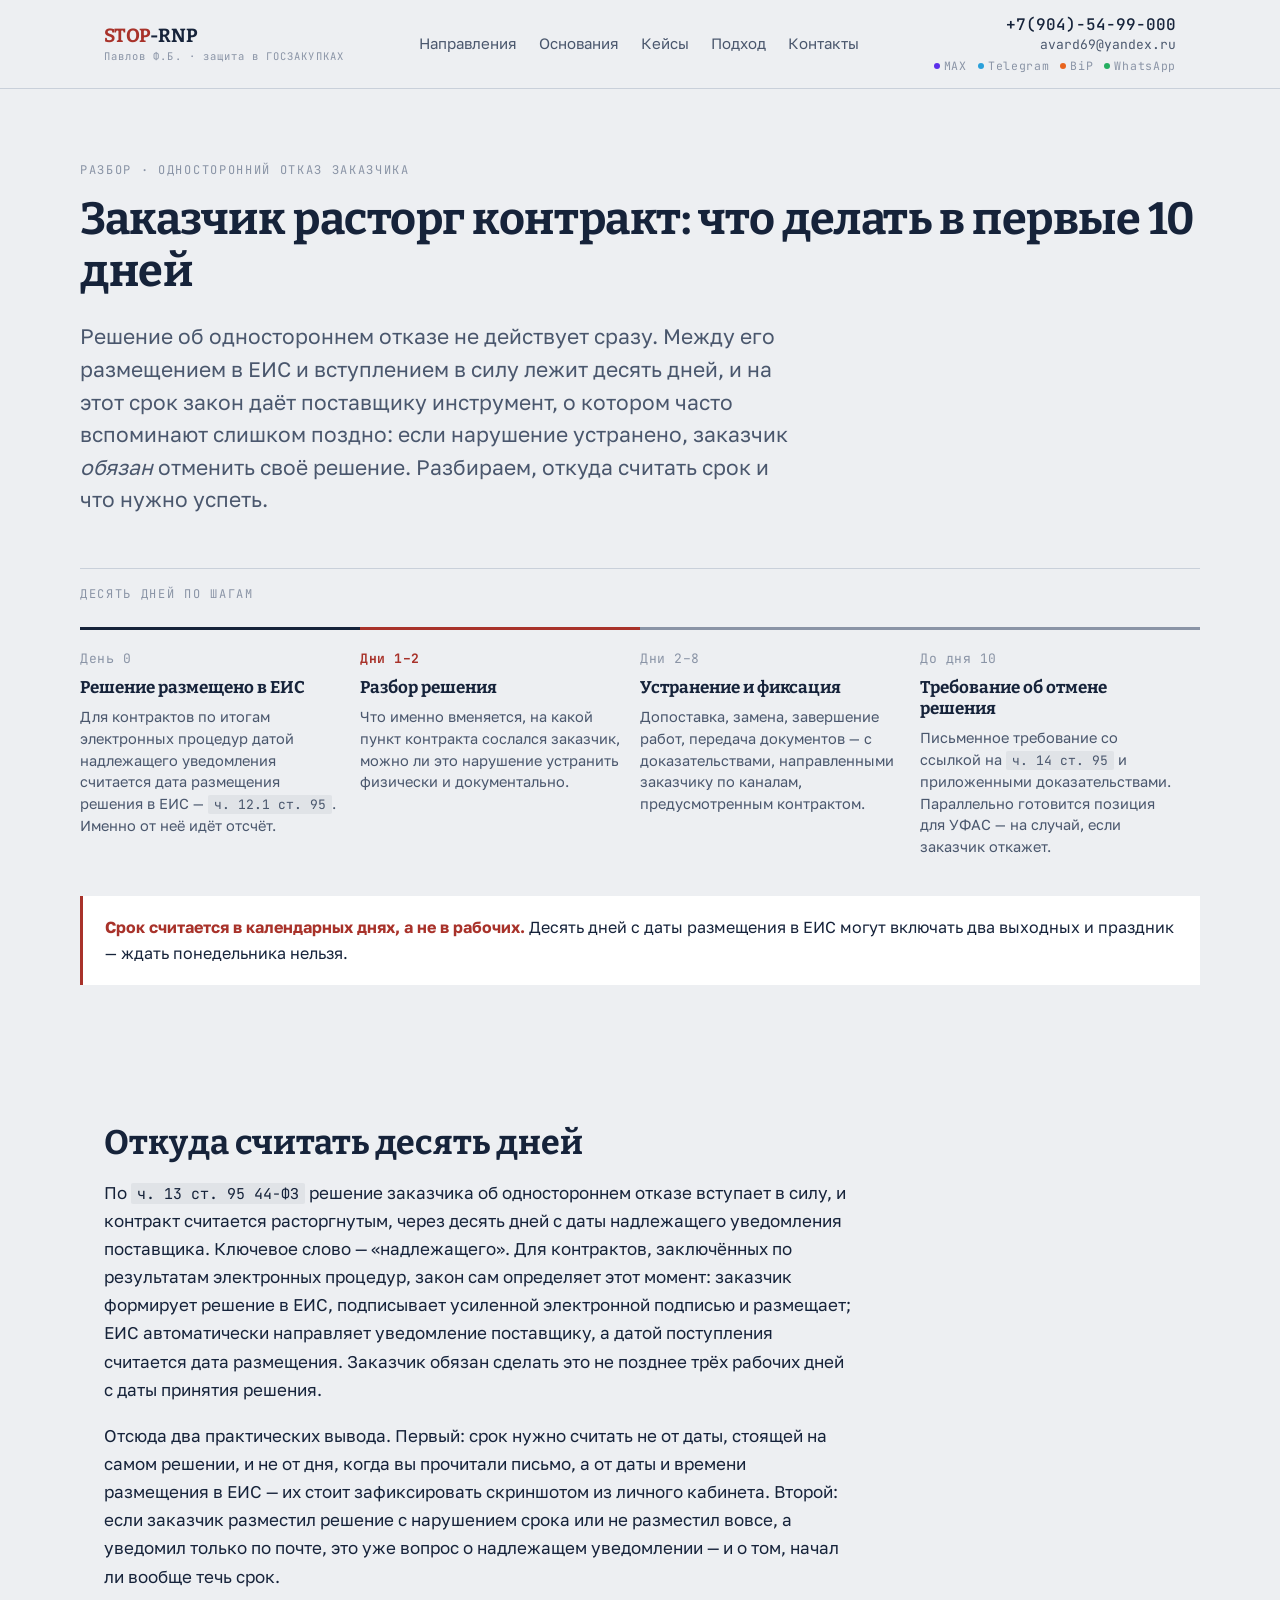
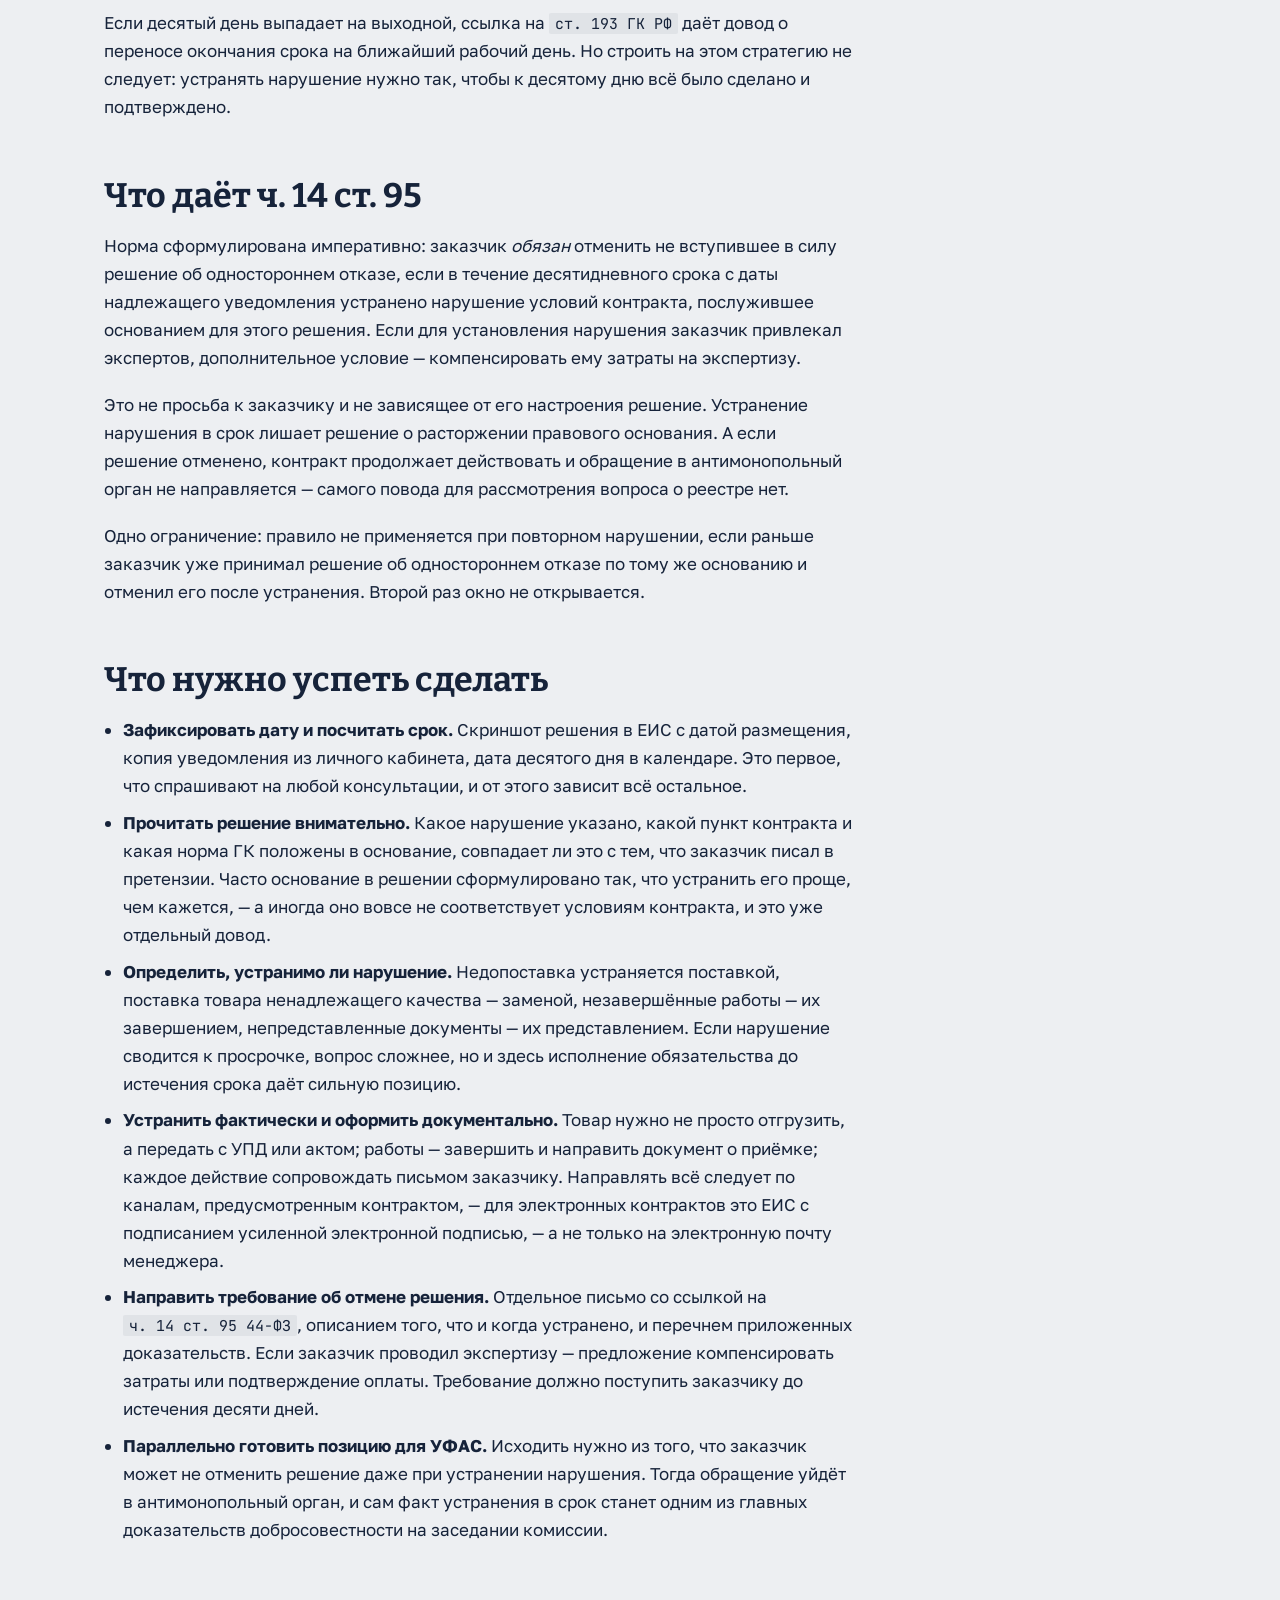
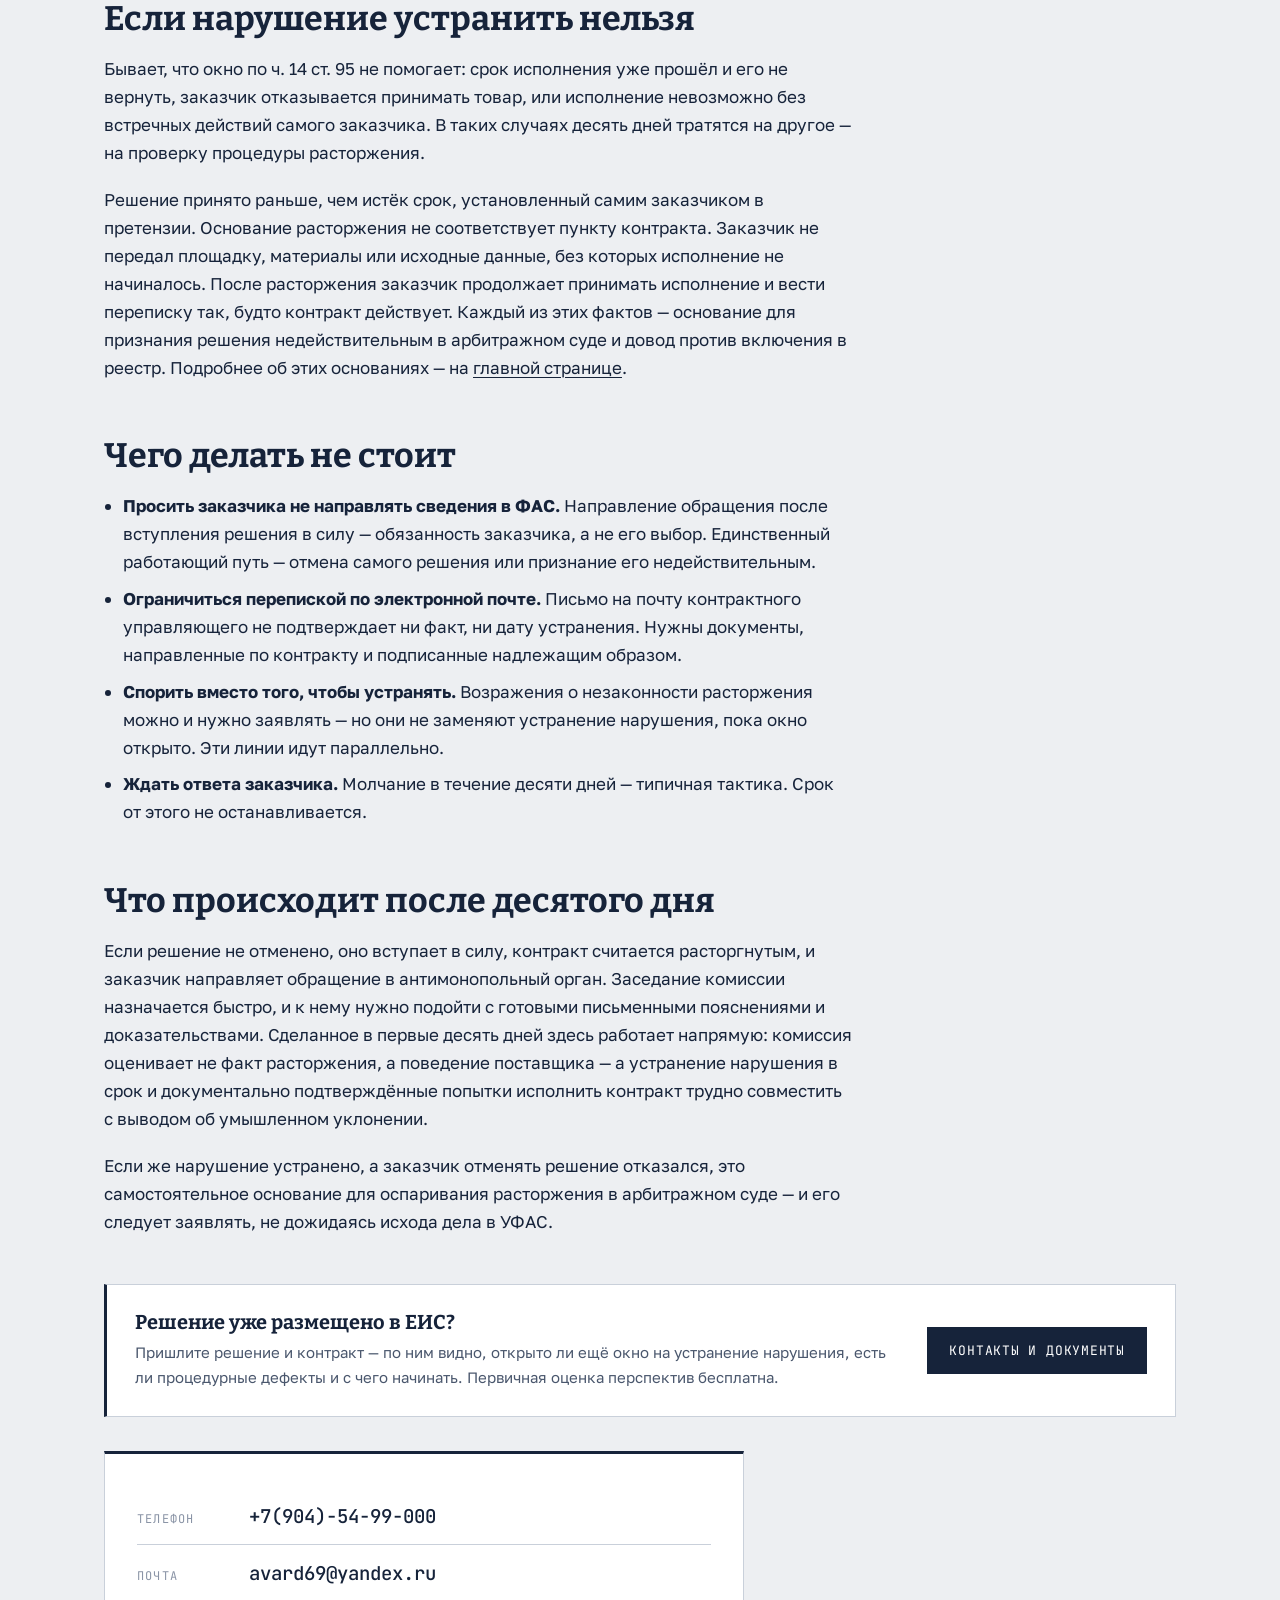
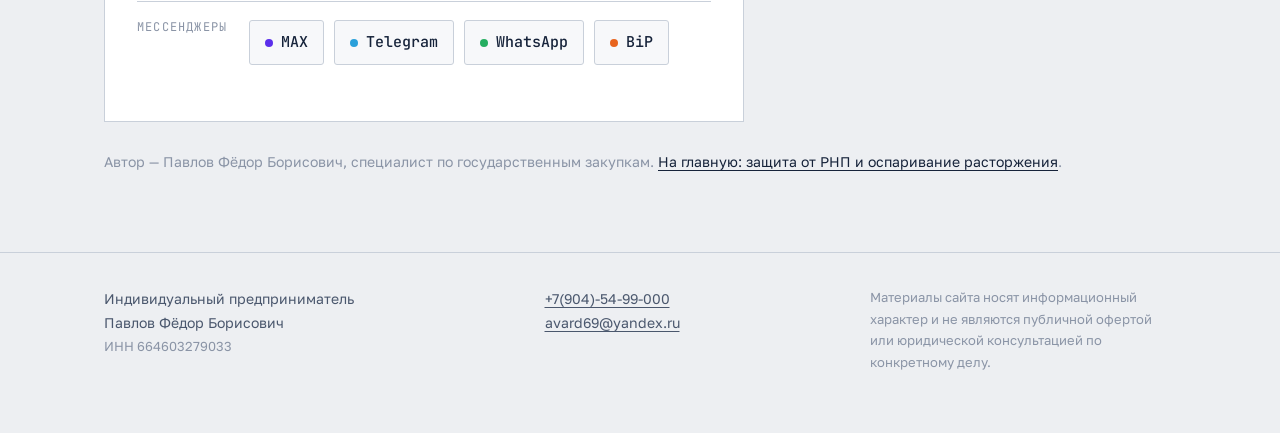
<file: zakazchik-rastorg-kontrakt.html>
<!DOCTYPE html>
<html lang="ru">
<head>
<meta charset="utf-8">
<meta name="viewport" content="width=device-width, initial-scale=1">
<title>Заказчик расторг контракт: что делать в первые 10 дней — ч. 14 ст. 95 44-ФЗ</title>
<meta name="description" content="Односторонний отказ заказчика по 44-ФЗ вступает в силу через десять дней с даты размещения в ЕИС. Если за это время устранить нарушение, заказчик обязан отменить решение (ч. 14 ст. 95). Откуда считать срок и что успеть сделать.">
<link rel="preconnect" href="https://fonts.googleapis.com">
<link rel="preconnect" href="https://fonts.gstatic.com" crossorigin>
<link href="https://fonts.googleapis.com/css2?family=Bitter:wght@400;700&family=Golos+Text:wght@400;500;600&family=JetBrains+Mono:wght@400;500;700&display=swap&subset=cyrillic" rel="stylesheet">
<link rel="canonical" href="https://stop-rnp.ru/zakazchik-rastorg-kontrakt.html">
<meta property="og:type" content="article">
<meta property="og:url" content="https://stop-rnp.ru/zakazchik-rastorg-kontrakt.html">
<meta property="og:title" content="Заказчик расторг контракт: что делать в первые 10 дней">
<meta property="og:description" content="Десятидневное окно по ч. 14 ст. 95 44-ФЗ: откуда считать срок, как устранить нарушение и добиться отмены решения об одностороннем отказе.">
<meta property="og:image" content="https://stop-rnp.ru/7.jpg">
<meta property="og:locale" content="ru_RU">
<meta name="robots" content="index, follow">
<link rel="stylesheet" href="style.css">
<link rel="icon" href="/favicon.ico" sizes="any">
<link rel="icon" href="/favicon.svg" type="image/svg+xml">
<script type="application/ld+json">
{
  "@context": "https://schema.org",
  "@type": "Article",
  "headline": "Заказчик расторг контракт: что делать в первые 10 дней",
  "description": "Механизм ч. 14 ст. 95 44-ФЗ: отсчёт десятидневного срока от даты размещения решения в ЕИС, устранение нарушения и обязанность заказчика отменить решение об одностороннем отказе.",
  "inLanguage": "ru-RU",
  "datePublished": "2026-08-24",
  "dateModified": "2026-08-24",
  "author": {"@type": "Person", "name": "Павлов Фёдор Борисович", "url": "https://stop-rnp.ru/"},
  "publisher": {"@type": "Person", "name": "Павлов Фёдор Борисович"},
  "mainEntityOfPage": "https://stop-rnp.ru/zakazchik-rastorg-kontrakt.html"
}
</script>
<!-- Yandex.Metrika counter -->
<script type="text/javascript">
   (function(m,e,t,r,i,k,a){m[i]=m[i]||function(){(m[i].a=m[i].a||[]).push(arguments)};
   m[i].l=1*new Date();
   for (var j = 0; j < document.scripts.length; j++) {if (document.scripts[j].src === r) { return; }}
   k=e.createElement(t),a=e.getElementsByTagName(t)[0],k.async=1,k.src=r,a.parentNode.insertBefore(k,a)})
   (window, document, "script", "https://mc.yandex.ru/metrika/tag.js", "ym");

   ym(112343027, "init", {
        clickmap:true,
        trackLinks:true,
        accurateTrackBounce:true,
        webvisor:true
   });
</script>
<noscript><div><img src="https://mc.yandex.ru/watch/112343027" style="position:absolute; left:-9999px;" alt="" /></div></noscript>
<!-- /Yandex.Metrika counter -->
</head>
<body>

<header class="top">
  <div class="top-in">
    <a class="brand-mark" href="/"><b class="stop">STOP</b>-RNP<i>Павлов Ф.Б. · защита в ГОСЗАКУПКАХ</i></a>
    <nav class="nav">
      <a href="/#uslugi">Направления</a>
      <a href="/#osnovaniya">Основания</a>
      <a href="/#keysy">Кейсы</a>
      <a href="/#podhod">Подход</a>
      <a href="/#kontakty">Контакты</a>
    </nav>
    <div class="top-contacts">
      <a class="t-tel" href="tel:+79045499000">+7(904)-54-99-000</a>
      <a class="t-mail" href="mailto:avard69@yandex.ru">avard69@yandex.ru</a>
      <div class="top-msgr">
        <a data-m="max" href="https://max.ru/u/f9LHodD0cOK9cltfTFMCF35AesmtcUJ3euBU_eHqA3jYhtUxXoJylxZvM2M"><span class="d"></span>MAX</a>
        <a data-m="tg" href="https://t.me/fedor_pavlov_ekb"><span class="d"></span>Telegram</a>
        <a data-m="bip" href="tel:+79045499000"><span class="d"></span>BiP</a>
        <a data-m="wa" href="https://wa.me/79045499000"><span class="d"></span>WhatsApp</a>
      </div>
    </div>
  </div>
</header>

<main>

<article>

<div class="hero wrap">
  <p class="eyebrow">Разбор · односторонний отказ заказчика</p>
  <h1>Заказчик расторг контракт: что делать в первые 10 дней</h1>
  <p class="lead">Решение об одностороннем отказе не действует сразу. Между его размещением в ЕИС и вступлением в силу лежит десять дней, и на этот срок закон даёт поставщику инструмент, о котором часто вспоминают слишком поздно: если нарушение устранено, заказчик <em>обязан</em> отменить своё решение. Разбираем, откуда считать срок и что нужно успеть.</p>

  <div class="corridor">
    <p class="corridor-title">Десять дней по шагам</p>
    <div class="track">

      <div class="step">
        <span class="step-day">День 0</span>
        <p class="step-t">Решение размещено в ЕИС</p>
        <p class="step-d">Для контрактов по итогам электронных процедур датой надлежащего уведомления считается дата размещения решения в ЕИС — <span class="ref">ч. 12.1 ст. 95</span>. Именно от неё идёт отсчёт.</p>
      </div>

      <div class="step">
        <span class="step-day">Дни 1–2</span>
        <p class="step-t">Разбор решения</p>
        <p class="step-d">Что именно вменяется, на какой пункт контракта сослался заказчик, можно ли это нарушение устранить физически и документально.</p>
      </div>

      <div class="step">
        <span class="step-day">Дни 2–8</span>
        <p class="step-t">Устранение и фиксация</p>
        <p class="step-d">Допоставка, замена, завершение работ, передача документов — с доказательствами, направленными заказчику по каналам, предусмотренным контрактом.</p>
      </div>

      <div class="step">
        <span class="step-day">До дня 10</span>
        <p class="step-t">Требование об отмене решения</p>
        <p class="step-d">Письменное требование со ссылкой на <span class="ref">ч. 14 ст. 95</span> и приложенными доказательствами. Параллельно готовится позиция для УФАС — на случай, если заказчик откажет.</p>
      </div>

    </div>
    <div class="corridor-note">
      <strong>Срок считается в календарных днях, а не в рабочих.</strong> Десять дней с даты размещения в ЕИС могут включать два выходных и праздник — ждать понедельника нельзя.
    </div>
  </div>
</div>

<section>
  <div class="wrap">
    <div class="prose">

      <h2>Откуда считать десять дней</h2>
      <p>По <span class="ref">ч. 13 ст. 95 44-ФЗ</span> решение заказчика об одностороннем отказе вступает в силу, и контракт считается расторгнутым, через десять дней с даты надлежащего уведомления поставщика. Ключевое слово — «надлежащего». Для контрактов, заключённых по результатам электронных процедур, закон сам определяет этот момент: заказчик формирует решение в ЕИС, подписывает усиленной электронной подписью и размещает; ЕИС автоматически направляет уведомление поставщику, а датой поступления считается дата размещения. Заказчик обязан сделать это не позднее трёх рабочих дней с даты принятия решения.</p>
      <p>Отсюда два практических вывода. Первый: срок нужно считать не от даты, стоящей на самом решении, и не от дня, когда вы прочитали письмо, а от даты и времени размещения в ЕИС — их стоит зафиксировать скриншотом из личного кабинета. Второй: если заказчик разместил решение с нарушением срока или не разместил вовсе, а уведомил только по почте, это уже вопрос о надлежащем уведомлении — и о том, начал ли вообще течь срок.</p>
      <p>Если десятый день выпадает на выходной, ссылка на <span class="ref">ст. 193 ГК РФ</span> даёт довод о переносе окончания срока на ближайший рабочий день. Но строить на этом стратегию не следует: устранять нарушение нужно так, чтобы к десятому дню всё было сделано и подтверждено.</p>

      <h2>Что даёт ч. 14 ст. 95</h2>
      <p>Норма сформулирована императивно: заказчик <em>обязан</em> отменить не вступившее в силу решение об одностороннем отказе, если в течение десятидневного срока с даты надлежащего уведомления устранено нарушение условий контракта, послужившее основанием для этого решения. Если для установления нарушения заказчик привлекал экспертов, дополнительное условие — компенсировать ему затраты на экспертизу.</p>
      <p>Это не просьба к заказчику и не зависящее от его настроения решение. Устранение нарушения в срок лишает решение о расторжении правового основания. А если решение отменено, контракт продолжает действовать и обращение в антимонопольный орган не направляется — самого повода для рассмотрения вопроса о реестре нет.</p>
      <p>Одно ограничение: правило не применяется при повторном нарушении, если раньше заказчик уже принимал решение об одностороннем отказе по тому же основанию и отменил его после устранения. Второй раз окно не открывается.</p>

      <h2>Что нужно успеть сделать</h2>
      <ul>
        <li><strong>Зафиксировать дату и посчитать срок.</strong> Скриншот решения в ЕИС с датой размещения, копия уведомления из личного кабинета, дата десятого дня в календаре. Это первое, что спрашивают на любой консультации, и от этого зависит всё остальное.</li>
        <li><strong>Прочитать решение внимательно.</strong> Какое нарушение указано, какой пункт контракта и какая норма ГК положены в основание, совпадает ли это с тем, что заказчик писал в претензии. Часто основание в решении сформулировано так, что устранить его проще, чем кажется, — а иногда оно вовсе не соответствует условиям контракта, и это уже отдельный довод.</li>
        <li><strong>Определить, устранимо ли нарушение.</strong> Недопоставка устраняется поставкой, поставка товара ненадлежащего качества — заменой, незавершённые работы — их завершением, непредставленные документы — их представлением. Если нарушение сводится к просрочке, вопрос сложнее, но и здесь исполнение обязательства до истечения срока даёт сильную позицию.</li>
        <li><strong>Устранить фактически и оформить документально.</strong> Товар нужно не просто отгрузить, а передать с УПД или актом; работы — завершить и направить документ о приёмке; каждое действие сопровождать письмом заказчику. Направлять всё следует по каналам, предусмотренным контрактом, — для электронных контрактов это ЕИС с подписанием усиленной электронной подписью, — а не только на электронную почту менеджера.</li>
        <li><strong>Направить требование об отмене решения.</strong> Отдельное письмо со ссылкой на <span class="ref">ч. 14 ст. 95 44-ФЗ</span>, описанием того, что и когда устранено, и перечнем приложенных доказательств. Если заказчик проводил экспертизу — предложение компенсировать затраты или подтверждение оплаты. Требование должно поступить заказчику до истечения десяти дней.</li>
        <li><strong>Параллельно готовить позицию для УФАС.</strong> Исходить нужно из того, что заказчик может не отменить решение даже при устранении нарушения. Тогда обращение уйдёт в антимонопольный орган, и сам факт устранения в срок станет одним из главных доказательств добросовестности на заседании комиссии.</li>
      </ul>

      <h2>Если нарушение устранить нельзя</h2>
      <p>Бывает, что окно по ч. 14 ст. 95 не помогает: срок исполнения уже прошёл и его не вернуть, заказчик отказывается принимать товар, или исполнение невозможно без встречных действий самого заказчика. В таких случаях десять дней тратятся на другое — на проверку процедуры расторжения.</p>
      <p>Решение принято раньше, чем истёк срок, установленный самим заказчиком в претензии. Основание расторжения не соответствует пункту контракта. Заказчик не передал площадку, материалы или исходные данные, без которых исполнение не начиналось. После расторжения заказчик продолжает принимать исполнение и вести переписку так, будто контракт действует. Каждый из этих фактов — основание для признания решения недействительным в арбитражном суде и довод против включения в реестр. Подробнее об этих основаниях — на <a href="/#osnovaniya">главной странице</a>.</p>

      <h2>Чего делать не стоит</h2>
      <ul>
        <li><strong>Просить заказчика не направлять сведения в ФАС.</strong> Направление обращения после вступления решения в силу — обязанность заказчика, а не его выбор. Единственный работающий путь — отмена самого решения или признание его недействительным.</li>
        <li><strong>Ограничиться перепиской по электронной почте.</strong> Письмо на почту контрактного управляющего не подтверждает ни факт, ни дату устранения. Нужны документы, направленные по контракту и подписанные надлежащим образом.</li>
        <li><strong>Спорить вместо того, чтобы устранять.</strong> Возражения о незаконности расторжения можно и нужно заявлять — но они не заменяют устранение нарушения, пока окно открыто. Эти линии идут параллельно.</li>
        <li><strong>Ждать ответа заказчика.</strong> Молчание в течение десяти дней — типичная тактика. Срок от этого не останавливается.</li>
      </ul>

      <h2>Что происходит после десятого дня</h2>
      <p>Если решение не отменено, оно вступает в силу, контракт считается расторгнутым, и заказчик направляет обращение в антимонопольный орган. Заседание комиссии назначается быстро, и к нему нужно подойти с готовыми письменными пояснениями и доказательствами. Сделанное в первые десять дней здесь работает напрямую: комиссия оценивает не факт расторжения, а поведение поставщика — а устранение нарушения в срок и документально подтверждённые попытки исполнить контракт трудно совместить с выводом об умышленном уклонении.</p>
      <p>Если же нарушение устранено, а заказчик отменять решение отказался, это самостоятельное основание для оспаривания расторжения в арбитражном суде — и его следует заявлять, не дожидаясь исхода дела в УФАС.</p>

    </div>

    <div class="crosslink" style="margin-top:48px">
      <div>
        <h3>Решение уже размещено в ЕИС?</h3>
        <p>Пришлите решение и контракт — по ним видно, открыто ли ещё окно на устранение нарушения, есть ли процедурные дефекты и с чего начинать. Первичная оценка перспектив бесплатна.</p>
      </div>
      <a class="btn" href="/#kontakty">Контакты и документы</a>
    </div>

    <div class="contact-box" style="margin-top:34px">
      <dl style="margin:0">
        <div class="contact-line">
          <dt>Телефон</dt>
          <dd><a href="tel:+79045499000">+7(904)-54-99-000</a></dd>
        </div>
        <div class="contact-line">
          <dt>Почта</dt>
          <dd><a href="mailto:avard69@yandex.ru">avard69@yandex.ru</a></dd>
        </div>
        <div class="contact-line">
          <dt>Мессенджеры</dt>
          <dd>
            <div class="msgr">
              <a data-m="max" href="https://max.ru/u/f9LHodD0cOK9cltfTFMCF35AesmtcUJ3euBU_eHqA3jYhtUxXoJylxZvM2M"><span class="dot"></span>MAX</a>
              <a data-m="tg" href="https://t.me/fedor_pavlov_ekb"><span class="dot"></span>Telegram</a>
              <a data-m="wa" href="https://wa.me/79045499000"><span class="dot"></span>WhatsApp</a>
              <a data-m="bip" href="tel:+79045499000"><span class="dot"></span>BiP</a>
            </div>
          </dd>
        </div>
      </dl>
    </div>

    <p style="margin-top:28px;font-size:14px;color:var(--grey)">Автор — Павлов Фёдор Борисович, специалист по государственным закупкам. <a href="/">На главную: защита от РНП и оспаривание расторжения</a>.</p>

  </div>
</section>

</article>

</main>

<footer class="foot">
  <div class="wrap foot-in">
    <div>
      <p style="margin:0">Индивидуальный предприниматель<br>Павлов Фёдор Борисович<br>
      <span style="font-size:13px;color:var(--grey)">ИНН 664603279033</span></p>
    </div>
    <div>
      <p style="margin:0"><a href="tel:+79045499000">+7(904)-54-99-000</a><br><a href="mailto:avard69@yandex.ru">avard69@yandex.ru</a></p>
    </div>
    <div style="max-width:34ch">
      <p style="margin:0;font-size:13px;color:var(--grey)">Материалы сайта носят информационный характер и не являются публичной офертой или юридической консультацией по конкретному делу.</p>
    </div>
  </div>
</footer>

</body>
</html>
</file>
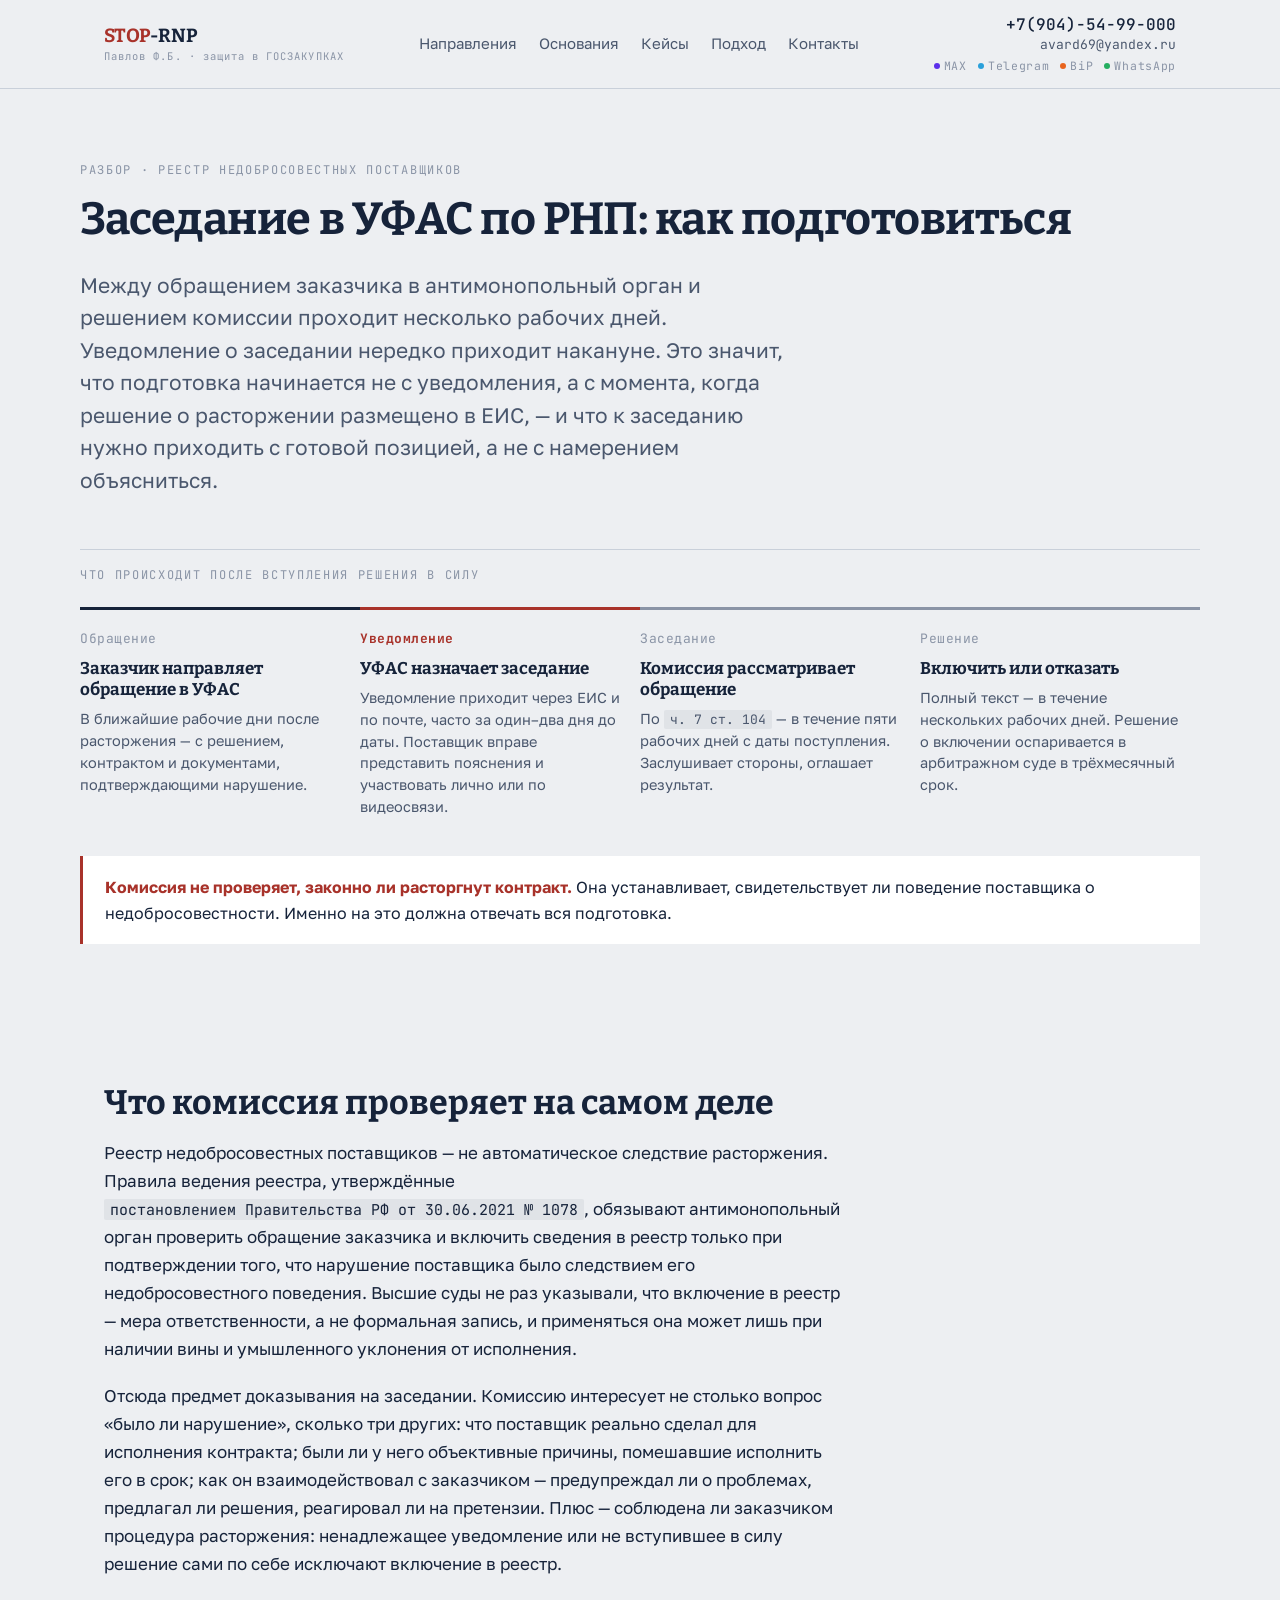
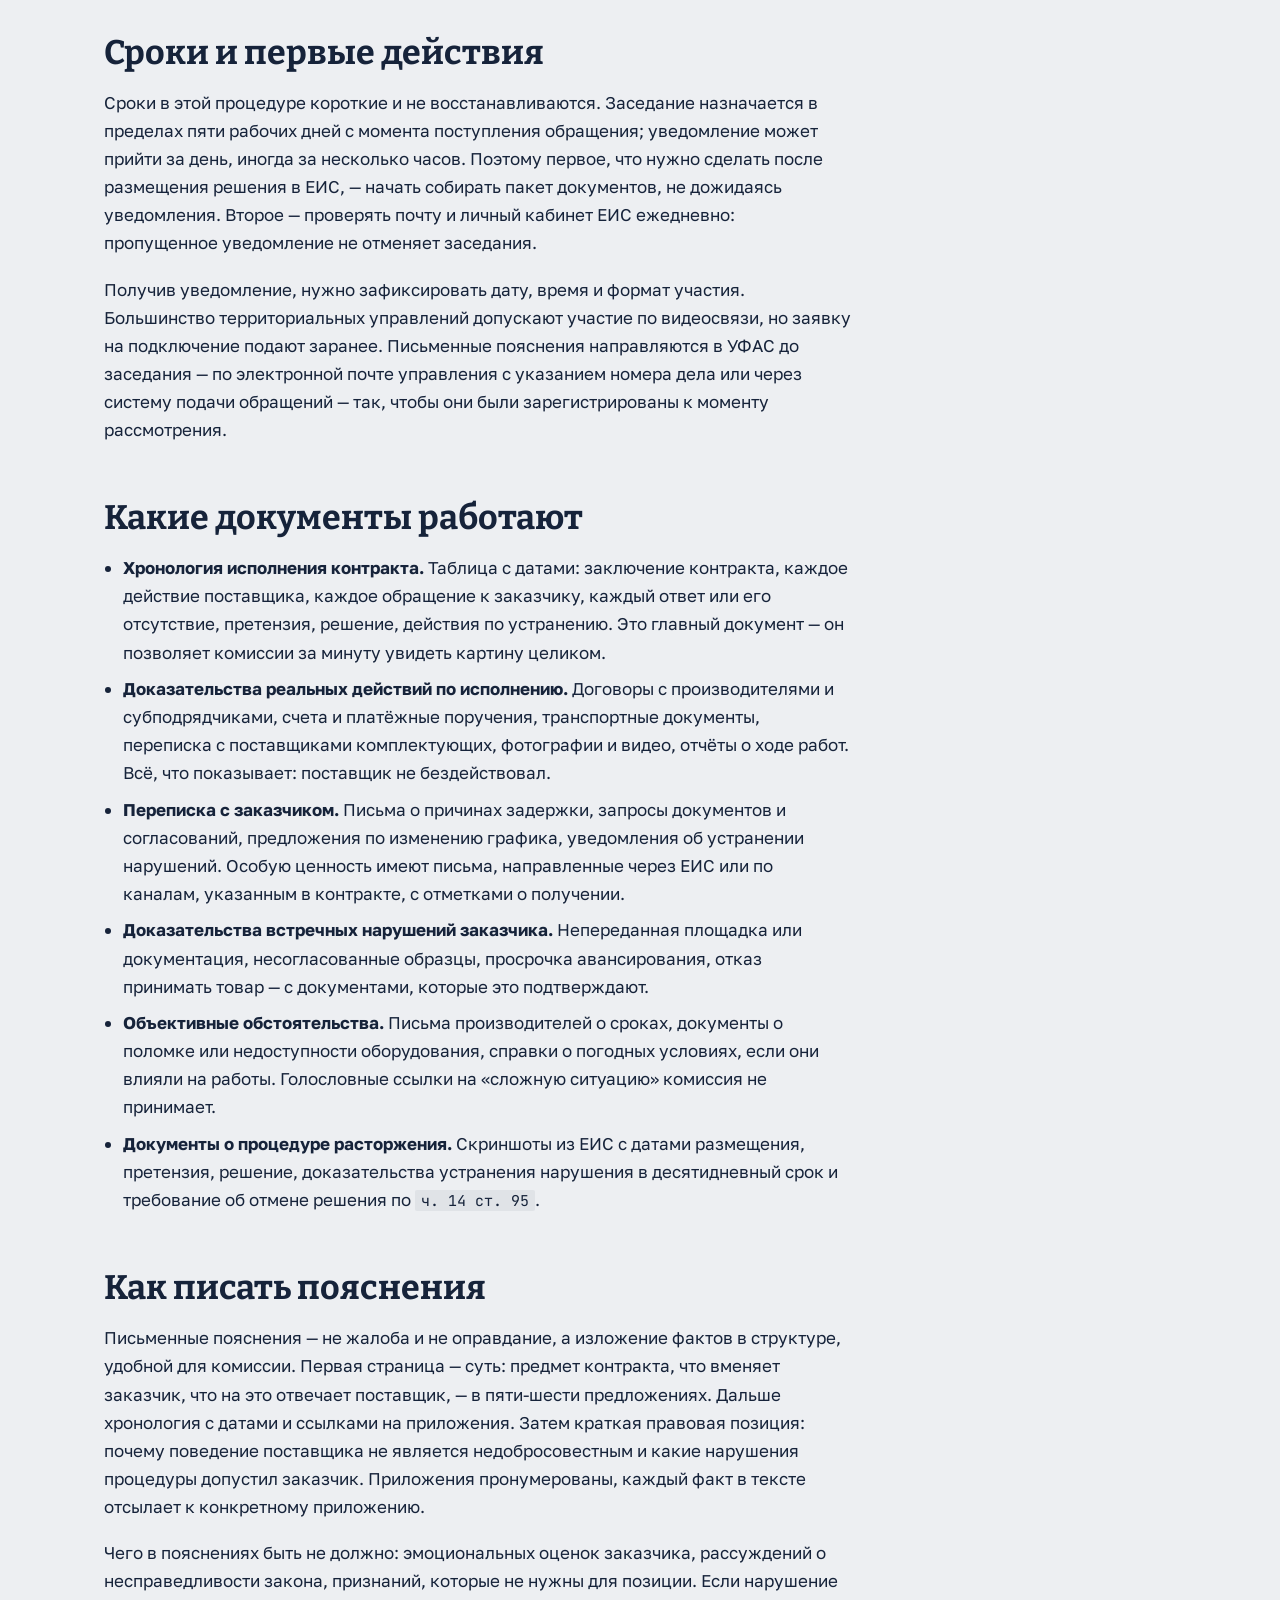
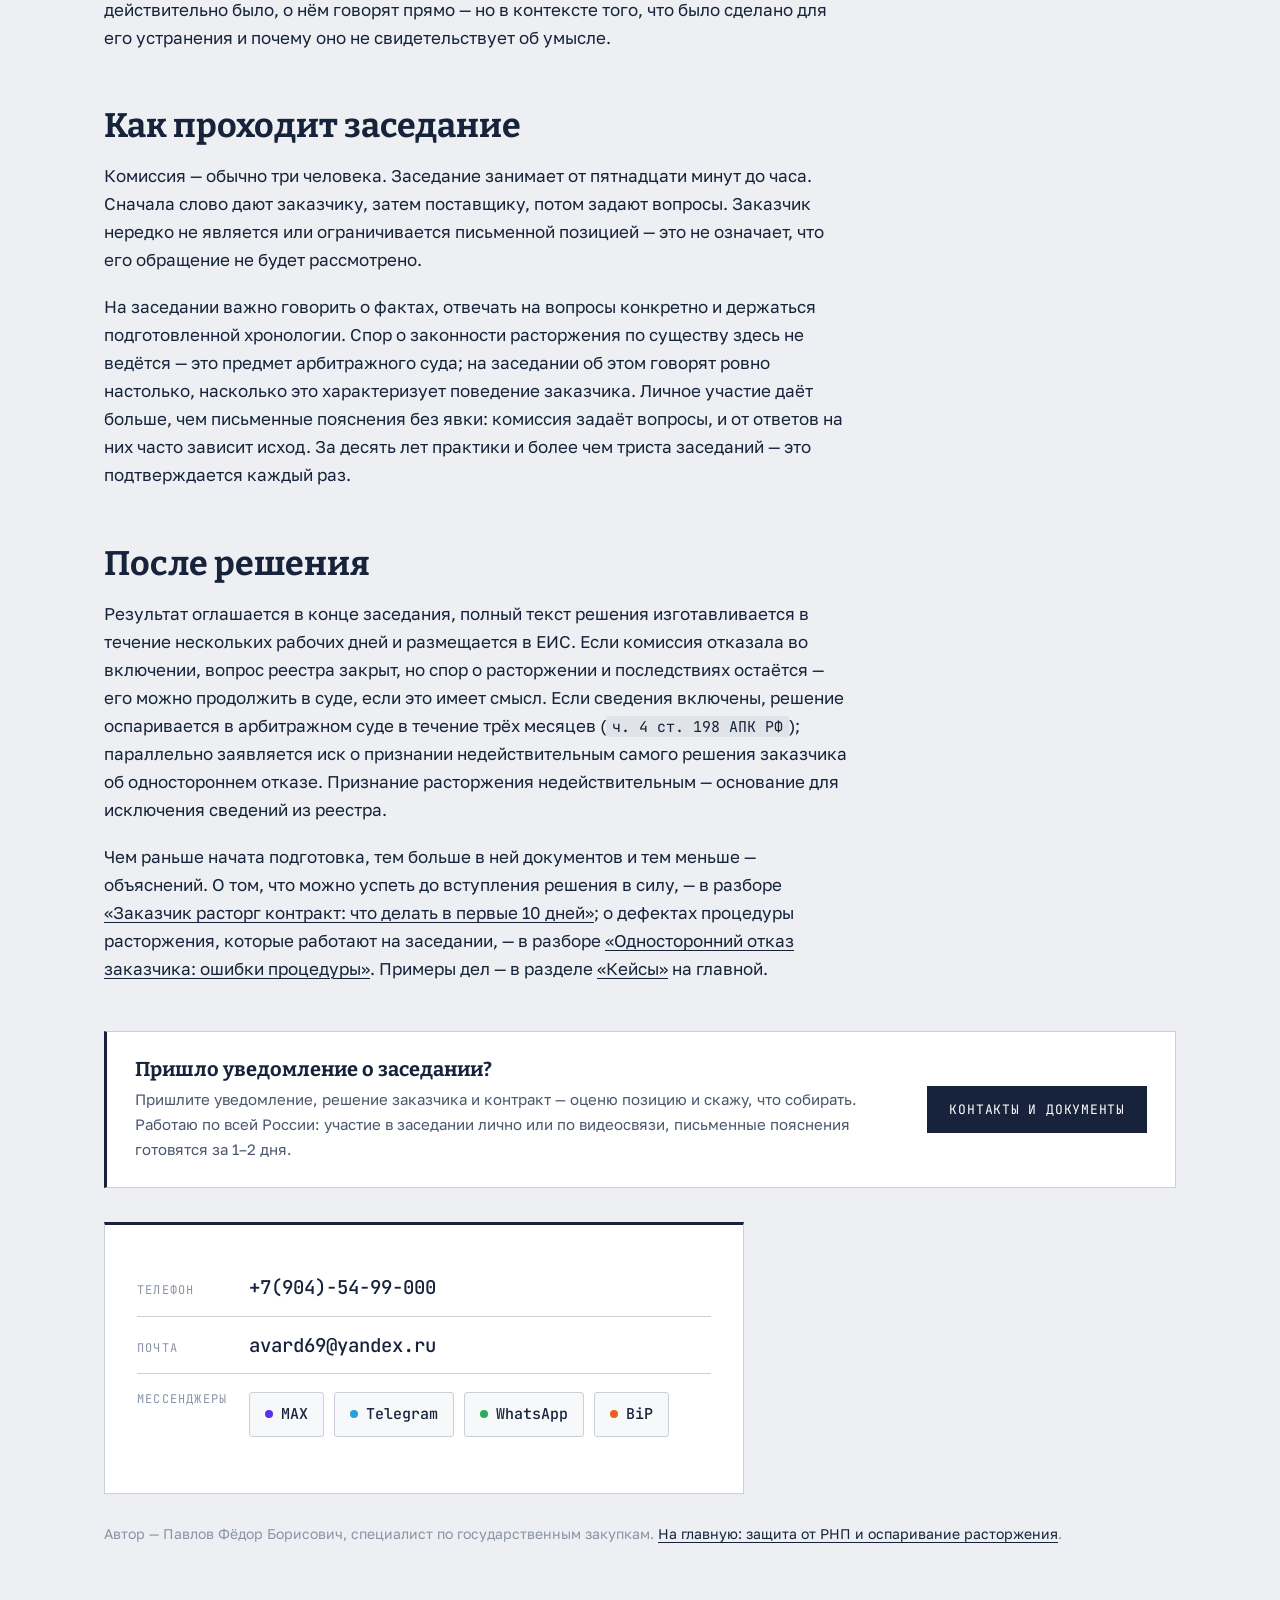
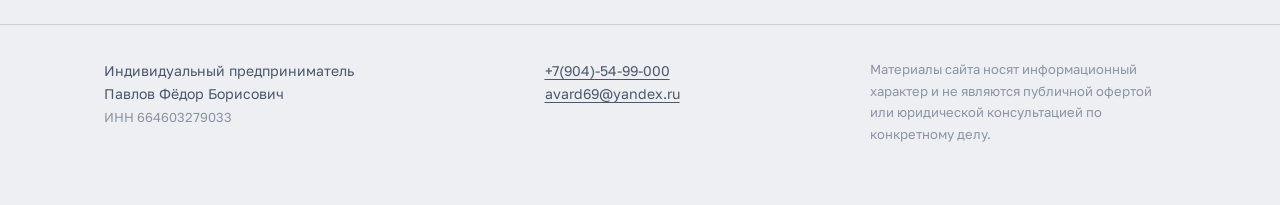
<file: zasedanie-ufas-rnp.html>
<!DOCTYPE html>
<html lang="ru">
<head>
<meta charset="utf-8">
<meta name="viewport" content="width=device-width, initial-scale=1">
<title>Заседание в УФАС по РНП: как подготовиться — документы, пояснения, что проверяет комиссия</title>
<meta name="description" content="Как подготовиться к заседанию комиссии УФАС по вопросу включения в реестр недобросовестных поставщиков: сроки, что на самом деле проверяет комиссия, какие документы и письменные пояснения работают, как проходит заседание и что делать после решения.">
<link rel="preconnect" href="https://fonts.googleapis.com">
<link rel="preconnect" href="https://fonts.gstatic.com" crossorigin>
<link href="https://fonts.googleapis.com/css2?family=Bitter:wght@400;700&family=Golos+Text:wght@400;500;600&family=JetBrains+Mono:wght@400;500;700&display=swap&subset=cyrillic" rel="stylesheet">
<link rel="canonical" href="https://stop-rnp.ru/zasedanie-ufas-rnp.html">
<meta property="og:type" content="article">
<meta property="og:url" content="https://stop-rnp.ru/zasedanie-ufas-rnp.html">
<meta property="og:title" content="Заседание в УФАС по РНП: как подготовиться">
<meta property="og:description" content="Сроки, документы, письменные пояснения и то, что комиссия УФАС проверяет на самом деле, когда решает вопрос о включении в реестр недобросовестных поставщиков.">
<meta property="og:image" content="https://stop-rnp.ru/7.jpg">
<meta property="og:locale" content="ru_RU">
<meta name="robots" content="index, follow">
<link rel="stylesheet" href="style.css">
<link rel="icon" href="/favicon.ico" sizes="any">
<link rel="icon" href="/favicon.svg" type="image/svg+xml">
<script type="application/ld+json">
{
  "@context": "https://schema.org",
  "@type": "Article",
  "headline": "Заседание в УФАС по РНП: как подготовиться",
  "description": "Сроки, документы, письменные пояснения и то, что комиссия УФАС проверяет на самом деле, когда решает вопрос о включении в реестр недобросовестных поставщиков.",
  "inLanguage": "ru-RU",
  "datePublished": "2026-08-25",
  "dateModified": "2026-08-25",
  "author": {
    "@type": "Person",
    "name": "Павлов Фёдор Борисович",
    "url": "https://stop-rnp.ru/"
  },
  "publisher": {
    "@type": "Person",
    "name": "Павлов Фёдор Борисович"
  },
  "mainEntityOfPage": "https://stop-rnp.ru/zasedanie-ufas-rnp.html"
}
</script>
<!-- Yandex.Metrika counter -->
<script type="text/javascript">
   (function(m,e,t,r,i,k,a){m[i]=m[i]||function(){(m[i].a=m[i].a||[]).push(arguments)};
   m[i].l=1*new Date();
   for (var j = 0; j < document.scripts.length; j++) {if (document.scripts[j].src === r) { return; }}
   k=e.createElement(t),a=e.getElementsByTagName(t)[0],k.async=1,k.src=r,a.parentNode.insertBefore(k,a)})
   (window, document, "script", "https://mc.yandex.ru/metrika/tag.js", "ym");

   ym(112343027, "init", {
        clickmap:true,
        trackLinks:true,
        accurateTrackBounce:true,
        webvisor:true
   });
</script>
<noscript><div><img src="https://mc.yandex.ru/watch/112343027" style="position:absolute; left:-9999px;" alt="" /></div></noscript>
<!-- /Yandex.Metrika counter -->
</head>
<body>

<header class="top">
  <div class="top-in">
    <a class="brand-mark" href="/"><b class="stop">STOP</b>-RNP<i>Павлов Ф.Б. · защита в ГОСЗАКУПКАХ</i></a>
    <nav class="nav">
      <a href="/#uslugi">Направления</a>
      <a href="/#osnovaniya">Основания</a>
      <a href="/#keysy">Кейсы</a>
      <a href="/#podhod">Подход</a>
      <a href="/#kontakty">Контакты</a>
    </nav>
    <div class="top-contacts">
      <a class="t-tel" href="tel:+79045499000">+7(904)-54-99-000</a>
      <a class="t-mail" href="mailto:avard69@yandex.ru">avard69@yandex.ru</a>
      <div class="top-msgr">
        <a data-m="max" href="https://max.ru/u/f9LHodD0cOK9cltfTFMCF35AesmtcUJ3euBU_eHqA3jYhtUxXoJylxZvM2M"><span class="d"></span>MAX</a>
        <a data-m="tg" href="https://t.me/fedor_pavlov_ekb"><span class="d"></span>Telegram</a>
        <a data-m="bip" href="tel:+79045499000"><span class="d"></span>BiP</a>
        <a data-m="wa" href="https://wa.me/79045499000"><span class="d"></span>WhatsApp</a>
      </div>
    </div>
  </div>
</header>

<main>

<article>

<div class="hero wrap">
  <p class="eyebrow">Разбор · реестр недобросовестных поставщиков</p>
  <h1>Заседание в УФАС по РНП: как подготовиться</h1>
  <p class="lead">Между обращением заказчика в антимонопольный орган и решением комиссии проходит несколько рабочих дней. Уведомление о заседании нередко приходит накануне. Это значит, что подготовка начинается не с уведомления, а с момента, когда решение о расторжении размещено в ЕИС, — и что к заседанию нужно приходить с готовой позицией, а не с намерением объясниться.</p>

  <div class="corridor">
    <p class="corridor-title">Что происходит после вступления решения в силу</p>
    <div class="track">

      <div class="step">
        <span class="step-day">Обращение</span>
        <p class="step-t">Заказчик направляет обращение в УФАС</p>
        <p class="step-d">В ближайшие рабочие дни после расторжения — с решением, контрактом и документами, подтверждающими нарушение.</p>
      </div>

      <div class="step">
        <span class="step-day">Уведомление</span>
        <p class="step-t">УФАС назначает заседание</p>
        <p class="step-d">Уведомление приходит через ЕИС и по почте, часто за один–два дня до даты. Поставщик вправе представить пояснения и участвовать лично или по видеосвязи.</p>
      </div>

      <div class="step">
        <span class="step-day">Заседание</span>
        <p class="step-t">Комиссия рассматривает обращение</p>
        <p class="step-d">По <span class="ref">ч. 7 ст. 104</span> — в течение пяти рабочих дней с даты поступления. Заслушивает стороны, оглашает результат.</p>
      </div>

      <div class="step">
        <span class="step-day">Решение</span>
        <p class="step-t">Включить или отказать</p>
        <p class="step-d">Полный текст — в течение нескольких рабочих дней. Решение о включении оспаривается в арбитражном суде в трёхмесячный срок.</p>
      </div>

    </div>
    <div class="corridor-note">
      <strong>Комиссия не проверяет, законно ли расторгнут контракт.</strong> Она устанавливает, свидетельствует ли поведение поставщика о недобросовестности. Именно на это должна отвечать вся подготовка.
    </div>
  </div>
</div>

<section>
  <div class="wrap">
    <div class="prose">

      <h2>Что комиссия проверяет на самом деле</h2>
      <p>Реестр недобросовестных поставщиков — не автоматическое следствие расторжения. Правила ведения реестра, утверждённые <span class="ref">постановлением Правительства РФ от 30.06.2021 № 1078</span>, обязывают антимонопольный орган проверить обращение заказчика и включить сведения в реестр только при подтверждении того, что нарушение поставщика было следствием его недобросовестного поведения. Высшие суды не раз указывали, что включение в реестр — мера ответственности, а не формальная запись, и применяться она может лишь при наличии вины и умышленного уклонения от исполнения.</p>
      <p>Отсюда предмет доказывания на заседании. Комиссию интересует не столько вопрос «было ли нарушение», сколько три других: что поставщик реально сделал для исполнения контракта; были ли у него объективные причины, помешавшие исполнить его в срок; как он взаимодействовал с заказчиком — предупреждал ли о проблемах, предлагал ли решения, реагировал ли на претензии. Плюс — соблюдена ли заказчиком процедура расторжения: ненадлежащее уведомление или не вступившее в силу решение сами по себе исключают включение в реестр.</p>

      <h2>Сроки и первые действия</h2>
      <p>Сроки в этой процедуре короткие и не восстанавливаются. Заседание назначается в пределах пяти рабочих дней с момента поступления обращения; уведомление может прийти за день, иногда за несколько часов. Поэтому первое, что нужно сделать после размещения решения в ЕИС, — начать собирать пакет документов, не дожидаясь уведомления. Второе — проверять почту и личный кабинет ЕИС ежедневно: пропущенное уведомление не отменяет заседания.</p>
      <p>Получив уведомление, нужно зафиксировать дату, время и формат участия. Большинство территориальных управлений допускают участие по видеосвязи, но заявку на подключение подают заранее. Письменные пояснения направляются в УФАС до заседания — по электронной почте управления с указанием номера дела или через систему подачи обращений — так, чтобы они были зарегистрированы к моменту рассмотрения.</p>

      <h2>Какие документы работают</h2>
      <ul>
        <li><strong>Хронология исполнения контракта.</strong> Таблица с датами: заключение контракта, каждое действие поставщика, каждое обращение к заказчику, каждый ответ или его отсутствие, претензия, решение, действия по устранению. Это главный документ — он позволяет комиссии за минуту увидеть картину целиком.</li>
        <li><strong>Доказательства реальных действий по исполнению.</strong> Договоры с производителями и субподрядчиками, счета и платёжные поручения, транспортные документы, переписка с поставщиками комплектующих, фотографии и видео, отчёты о ходе работ. Всё, что показывает: поставщик не бездействовал.</li>
        <li><strong>Переписка с заказчиком.</strong> Письма о причинах задержки, запросы документов и согласований, предложения по изменению графика, уведомления об устранении нарушений. Особую ценность имеют письма, направленные через ЕИС или по каналам, указанным в контракте, с отметками о получении.</li>
        <li><strong>Доказательства встречных нарушений заказчика.</strong> Непереданная площадка или документация, несогласованные образцы, просрочка авансирования, отказ принимать товар — с документами, которые это подтверждают.</li>
        <li><strong>Объективные обстоятельства.</strong> Письма производителей о сроках, документы о поломке или недоступности оборудования, справки о погодных условиях, если они влияли на работы. Голословные ссылки на «сложную ситуацию» комиссия не принимает.</li>
        <li><strong>Документы о процедуре расторжения.</strong> Скриншоты из ЕИС с датами размещения, претензия, решение, доказательства устранения нарушения в десятидневный срок и требование об отмене решения по <span class="ref">ч. 14 ст. 95</span>.</li>
      </ul>

      <h2>Как писать пояснения</h2>
      <p>Письменные пояснения — не жалоба и не оправдание, а изложение фактов в структуре, удобной для комиссии. Первая страница — суть: предмет контракта, что вменяет заказчик, что на это отвечает поставщик, — в пяти-шести предложениях. Дальше хронология с датами и ссылками на приложения. Затем краткая правовая позиция: почему поведение поставщика не является недобросовестным и какие нарушения процедуры допустил заказчик. Приложения пронумерованы, каждый факт в тексте отсылает к конкретному приложению.</p>
      <p>Чего в пояснениях быть не должно: эмоциональных оценок заказчика, рассуждений о несправедливости закона, признаний, которые не нужны для позиции. Если нарушение действительно было, о нём говорят прямо — но в контексте того, что было сделано для его устранения и почему оно не свидетельствует об умысле.</p>

      <h2>Как проходит заседание</h2>
      <p>Комиссия — обычно три человека. Заседание занимает от пятнадцати минут до часа. Сначала слово дают заказчику, затем поставщику, потом задают вопросы. Заказчик нередко не является или ограничивается письменной позицией — это не означает, что его обращение не будет рассмотрено.</p>
      <p>На заседании важно говорить о фактах, отвечать на вопросы конкретно и держаться подготовленной хронологии. Спор о законности расторжения по существу здесь не ведётся — это предмет арбитражного суда; на заседании об этом говорят ровно настолько, насколько это характеризует поведение заказчика. Личное участие даёт больше, чем письменные пояснения без явки: комиссия задаёт вопросы, и от ответов на них часто зависит исход. За десять лет практики и более чем триста заседаний — это подтверждается каждый раз.</p>

      <h2>После решения</h2>
      <p>Результат оглашается в конце заседания, полный текст решения изготавливается в течение нескольких рабочих дней и размещается в ЕИС. Если комиссия отказала во включении, вопрос реестра закрыт, но спор о расторжении и последствиях остаётся — его можно продолжить в суде, если это имеет смысл. Если сведения включены, решение оспаривается в арбитражном суде в течение трёх месяцев (<span class="ref">ч. 4 ст. 198 АПК РФ</span>); параллельно заявляется иск о признании недействительным самого решения заказчика об одностороннем отказе. Признание расторжения недействительным — основание для исключения сведений из реестра.</p>
      <p>Чем раньше начата подготовка, тем больше в ней документов и тем меньше — объяснений. О том, что можно успеть до вступления решения в силу, — в разборе <a href="/zakazchik-rastorg-kontrakt.html">«Заказчик расторг контракт: что делать в первые 10 дней»</a>; о дефектах процедуры расторжения, которые работают на заседании, — в разборе <a href="/odnostoronniy-otkaz-oshibki-zakazchika.html">«Односторонний отказ заказчика: ошибки процедуры»</a>. Примеры дел — в разделе <a href="/#keysy">«Кейсы»</a> на главной.</p>

    </div>

    <div class="crosslink" style="margin-top:48px">
      <div>
        <h3>Пришло уведомление о заседании?</h3>
        <p>Пришлите уведомление, решение заказчика и контракт — оценю позицию и скажу, что собирать. Работаю по всей России: участие в заседании лично или по видеосвязи, письменные пояснения готовятся за 1–2 дня.</p>
      </div>
      <a class="btn" href="/#kontakty">Контакты и документы</a>
    </div>

    <div class="contact-box" style="margin-top:34px">
      <dl style="margin:0">
        <div class="contact-line">
          <dt>Телефон</dt>
          <dd><a href="tel:+79045499000">+7(904)-54-99-000</a></dd>
        </div>
        <div class="contact-line">
          <dt>Почта</dt>
          <dd><a href="mailto:avard69@yandex.ru">avard69@yandex.ru</a></dd>
        </div>
        <div class="contact-line">
          <dt>Мессенджеры</dt>
          <dd>
            <div class="msgr">
              <a data-m="max" href="https://max.ru/u/f9LHodD0cOK9cltfTFMCF35AesmtcUJ3euBU_eHqA3jYhtUxXoJylxZvM2M"><span class="dot"></span>MAX</a>
              <a data-m="tg" href="https://t.me/fedor_pavlov_ekb"><span class="dot"></span>Telegram</a>
              <a data-m="wa" href="https://wa.me/79045499000"><span class="dot"></span>WhatsApp</a>
              <a data-m="bip" href="tel:+79045499000"><span class="dot"></span>BiP</a>
            </div>
          </dd>
        </div>
      </dl>
    </div>

    <p style="margin-top:28px;font-size:14px;color:var(--grey)">Автор — Павлов Фёдор Борисович, специалист по государственным закупкам. <a href="/">На главную: защита от РНП и оспаривание расторжения</a>.</p>

  </div>
</section>

</article>

</main>

<footer class="foot">
  <div class="wrap foot-in">
    <div>
      <p style="margin:0">Индивидуальный предприниматель<br>Павлов Фёдор Борисович<br>
      <span style="font-size:13px;color:var(--grey)">ИНН 664603279033</span></p>
    </div>
    <div>
      <p style="margin:0"><a href="tel:+79045499000">+7(904)-54-99-000</a><br><a href="mailto:avard69@yandex.ru">avard69@yandex.ru</a></p>
    </div>
    <div style="max-width:34ch">
      <p style="margin:0;font-size:13px;color:var(--grey)">Материалы сайта носят информационный характер и не являются публичной офертой или юридической консультацией по конкретному делу.</p>
    </div>
  </div>
</footer>

</body>
</html>
</file>
<file: style.css>
/* ============================================================
   Павлов Ф.Б. — защита в закупках по 44-ФЗ
   Палитра: бумага дела / чернила / штемпельный сурик
   ============================================================ */

:root{
  --paper:      #EDEFF2;   /* бумага официального бланка */
  --paper-2:    #F7F8FA;
  --ink:        #16233A;   /* тёмно-синие чернила */
  --ink-soft:   #4A576D;
  --grey:       #8A94A6;
  --rule:       #C9D0DA;
  --stamp:      #A8322A;   /* штемпельный сурик — только опасность */
  --ok:         #2F6B5F;   /* исход в пользу доверителя */
  --white:      #FFFFFF;

  --display: "Bitter", Georgia, serif;
  --body:    "Golos Text", "Helvetica Neue", Arial, sans-serif;
  --mono:    "JetBrains Mono", "Courier New", monospace;

  --wrap: 1120px;
}

*,*::before,*::after{box-sizing:border-box}

html{scroll-behavior:smooth}
@media (prefers-reduced-motion: reduce){
  html{scroll-behavior:auto}
  *{animation:none !important;transition:none !important}
}

body{
  margin:0;
  background:var(--paper);
  color:var(--ink);
  font-family:var(--body);
  font-size:17px;
  line-height:1.65;
  -webkit-font-smoothing:antialiased;
}

img{max-width:100%;display:block}

a{color:var(--ink);text-decoration:underline;text-underline-offset:3px;text-decoration-thickness:1px}
a:hover{color:var(--stamp)}
a:focus-visible,button:focus-visible{
  outline:2px solid var(--stamp);
  outline-offset:3px;
}

.wrap{max-width:var(--wrap);margin:0 auto;padding:0 24px}

/* ---------- Типографика ---------- */
h1,h2,h3,h4{font-family:var(--display);font-weight:700;line-height:1.15;margin:0 0 .5em}
h1{font-size:clamp(30px,4.4vw,52px);letter-spacing:-.01em}
h2{font-size:clamp(24px,3vw,34px)}
h3{font-size:clamp(19px,2vw,23px)}
p{margin:0 0 1.1em}

.eyebrow{
  font-family:var(--mono);
  font-size:12px;
  letter-spacing:.14em;
  text-transform:uppercase;
  color:var(--grey);
  margin:0 0 14px;
}

.lead{font-size:clamp(18px,2vw,21px);line-height:1.55;color:var(--ink-soft)}

/* нормы, номера дел, статьи — это идентификаторы, а не проза */
.ref{
  font-family:var(--mono);
  font-size:.88em;
  background:rgba(22,35,58,.06);
  padding:1px 6px;
  border-radius:2px;
  white-space:nowrap;
}

/* ---------- Шапка ---------- */
.top{
  border-bottom:1px solid var(--rule);
  background:var(--paper);
  position:sticky;top:0;z-index:50;
}
.top-in{display:flex;align-items:center;gap:28px;padding:14px 24px;max-width:var(--wrap);margin:0 auto;flex-wrap:wrap}
.brand{font-family:var(--display);font-weight:700;font-size:18px;text-decoration:none;line-height:1.2}
.brand span{display:block;font-family:var(--mono);font-size:10.5px;font-weight:400;letter-spacing:.12em;text-transform:uppercase;color:var(--grey);margin-top:3px}
.nav{display:flex;gap:20px;margin-left:auto;flex-wrap:wrap}
.nav a{font-size:15px;text-decoration:none;color:var(--ink-soft)}
.nav a:hover,.nav a[aria-current="page"]{color:var(--stamp)}
.top-tel{font-family:var(--mono);font-size:15px;text-decoration:none;font-weight:500;white-space:nowrap}

/* ---------- Герой ---------- */
.hero{padding:72px 0 20px}
.hero h1{max-width:none;font-size:clamp(27px,3.7vw,45px)}
.h1-sub{
  display:block;
  font-size:clamp(19px,2.3vw,27px);
  line-height:1.2;
  margin-top:.32em;
  color:var(--ink-soft);
  white-space:nowrap;
}
@media (max-width:520px){ .h1-sub{white-space:normal;font-size:19px} }
.hero .lead{max-width:56ch}

/* СИГНАТУРА: процессуальный коридор */
.corridor{
  margin:52px 0 0;
  border-top:1px solid var(--rule);
  padding-top:0;
}
.corridor-title{
  font-family:var(--mono);font-size:12px;letter-spacing:.14em;text-transform:uppercase;
  color:var(--grey);padding:16px 0 22px;margin:0;
}
.track{
  display:grid;
  grid-template-columns:repeat(4,1fr);
  gap:0;
  position:relative;
}
.step{
  padding:0 20px 30px 0;
  border-top:3px solid var(--rule);
  padding-top:18px;
  position:relative;
}
.step:nth-child(1){border-top-color:var(--ink)}
.step:nth-child(2){border-top-color:var(--stamp)}
.step:nth-child(3){border-top-color:var(--grey)}
.step:nth-child(4){border-top-color:var(--grey)}
.step-day{
  font-family:var(--mono);
  font-size:13px;
  letter-spacing:.04em;
  color:var(--grey);
  display:block;margin-bottom:8px;
}
.step:nth-child(2) .step-day{color:var(--stamp);font-weight:700}
.step-t{font-family:var(--display);font-weight:700;font-size:17px;line-height:1.25;margin:0 0 8px}
.step-d{font-size:14.5px;line-height:1.5;color:var(--ink-soft);margin:0}
.step-d .ref{font-size:13px}

.corridor-note{
  border-left:3px solid var(--stamp);
  background:var(--white);
  padding:18px 22px;
  margin-top:8px;
  font-size:16px;
}
.corridor-note strong{color:var(--stamp)}

/* ---------- Секции ---------- */
section{padding:64px 0}
.section-head{max-width:62ch;margin-bottom:38px}
.hr{border:0;border-top:1px solid var(--rule);margin:0}

/* ---------- Карточки услуг ---------- */
.cards{display:grid;grid-template-columns:repeat(2,1fr);gap:1px;background:var(--rule);border:1px solid var(--rule)}
.card{background:var(--paper-2);padding:30px 26px 28px;display:flex;flex-direction:column}
.card h3{margin-bottom:10px}
.card p{font-size:15.5px;color:var(--ink-soft);margin-bottom:18px}
.card a{margin-top:auto;font-family:var(--mono);font-size:13px;letter-spacing:.06em;text-transform:uppercase;text-decoration:none;border-bottom:1px solid var(--stamp);padding-bottom:2px;align-self:flex-start;color:var(--stamp)}

/* ---------- Аргументы / список оснований ---------- */
.grounds{display:grid;grid-template-columns:repeat(2,1fr);gap:2px;background:var(--rule);border:1px solid var(--rule)}
.ground{background:var(--white);padding:26px 26px 24px}
.ground-n{font-family:var(--mono);font-size:12px;color:var(--stamp);letter-spacing:.1em;display:block;margin-bottom:10px}
.ground h3{font-size:19px;margin-bottom:8px}
.ground p{font-size:15px;color:var(--ink-soft);margin:0}

/* ---------- Проза-блок ---------- */
.prose{max-width:68ch}
.prose h2{margin-top:1.6em}
.prose h3{margin-top:1.4em;font-size:20px}
.prose ul{padding-left:1.1em;margin:0 0 1.2em}
.prose li{margin-bottom:.5em}

/* ---------- Тёмная полоса «кто ведёт дело» ---------- */
.who{background:var(--ink);color:#DCE3EE}
.who h2{color:var(--white)}
.who p{color:#B9C4D6}
.who .wrap{display:grid;grid-template-columns:1.2fr 1fr;gap:56px;align-items:start}
.who .eyebrow{color:#7C8CA6}
.facts{border-top:1px solid rgba(255,255,255,.18)}
.fact{display:flex;justify-content:space-between;gap:18px;padding:13px 0;border-bottom:1px solid rgba(255,255,255,.12);font-size:15px}
.fact dt{color:#8FA0BA;margin:0}
.fact dd{margin:0;text-align:right;font-family:var(--mono);font-size:14px;color:var(--white)}

/* ---------- Контакт-блок ---------- */
.contact-box{
  background:var(--white);
  border:1px solid var(--rule);
  border-top:3px solid var(--ink);
  padding:34px 32px;
  max-width:640px;
}
.contact-line{display:flex;gap:16px;align-items:baseline;padding:12px 0;border-bottom:1px solid var(--rule)}
.contact-line:last-child{border-bottom:0}
.contact-line dt{font-family:var(--mono);font-size:12px;letter-spacing:.1em;text-transform:uppercase;color:var(--grey);min-width:96px;margin:0}
.contact-line dd{margin:0;font-size:19px}
.contact-line dd a{text-decoration:none;font-family:var(--mono);font-weight:500}
.contact-line dd a:hover{text-decoration:underline}

/* ---------- Подвал ---------- */
.foot{border-top:1px solid var(--rule);padding:34px 0 60px;font-size:14px;color:var(--ink-soft)}
.foot-in{display:flex;justify-content:space-between;gap:24px;flex-wrap:wrap}
.foot a{color:var(--ink-soft)}

/* ---------- Пометка «заполнить» ---------- */
.todo{background:#FFF3B0;border-bottom:1px dashed #A88600;padding:0 3px}

/* ---------- Адаптив ---------- */
@media (max-width:900px){
  .track{grid-template-columns:repeat(2,1fr)}
  .cards{grid-template-columns:1fr}
  .grounds{grid-template-columns:1fr}
  .who .wrap{grid-template-columns:1fr;gap:34px}
}
@media (max-width:640px){
  body{font-size:16px}
  .hero{padding:44px 0 8px}
  section{padding:46px 0}
  .track{grid-template-columns:1fr}
  .step{padding-bottom:22px}
  .nav{gap:14px;width:100%;margin-left:0;order:3}
  .top-tel{margin-left:auto}
  .contact-line{flex-direction:column;gap:2px}
}

/* ---------- Мессенджеры ---------- */
.msgr{display:flex;flex-wrap:wrap;gap:10px;margin-top:6px}
.msgr a{
  display:inline-flex;align-items:center;gap:8px;
  font-family:var(--body);font-size:15px;font-weight:500;
  text-decoration:none;color:var(--ink);
  background:var(--paper-2);
  border:1px solid var(--rule);
  border-radius:3px;
  padding:9px 15px;
  transition:border-color .15s, color .15s;
}
.msgr a:hover{border-color:var(--ink);color:var(--ink)}
.msgr a .dot{width:8px;height:8px;border-radius:50%;flex:0 0 8px}
.msgr a[data-m="max"]   .dot{background:#5B2FEB}
.msgr a[data-m="tg"]    .dot{background:#2AA0DA}
.msgr a[data-m="wa"]    .dot{background:#25AE60}
.msgr a[data-m="bip"]   .dot{background:#E8641E}
.msgr .note{
  font-size:13.5px;color:var(--grey);
  align-self:center;margin:0;
}
.contact-line dd .msgr{margin-top:2px}
.contact-line:has(.msgr){align-items:flex-start;padding-top:16px}
@media (max-width:640px){
  .msgr a{flex:1 1 calc(50% - 5px);justify-content:center;padding:11px 10px}
}

/* ---------- Квалификация ---------- */
.qual{margin-top:26px;padding-top:22px;border-top:1px solid rgba(255,255,255,.18)}
.qual-t{font-family:var(--mono);font-size:12px;letter-spacing:.14em;text-transform:uppercase;color:#7C8CA6;margin:0 0 14px}
.qual-row{display:flex;gap:22px;align-items:flex-start}
.qual-row img{
  width:150px;max-width:150px;
  border:1px solid rgba(255,255,255,.25);
  background:#fff;display:block;
}
.qual-row a{display:block;text-decoration:none;flex:0 0 150px}
.qual-body{flex:1 1 auto;min-width:0}
.qual-row a:hover img{border-color:#fff}
.qual-body p{margin:0 0 .6em;font-size:15px;line-height:1.55}
.qual-body .small{font-size:13px;color:#7C8CA6;margin:0}
@media (max-width:640px){
  .qual-row{flex-direction:column;gap:14px}
  .qual-row a{flex:0 0 auto}
  .qual-row img{width:200px;max-width:200px}
}

/* ---------- Портрет ---------- */
.who .wrap{display:flex;flex-wrap:wrap;gap:44px;align-items:flex-start}
.who .wrap > div:not(.portrait){flex:1 1 380px;min-width:0}
.who .facts{flex:0 1 300px}
.portrait{align-self:flex-start;flex:0 0 170px;width:170px;margin:0}
.portrait img{
  width:100%;
  border:1px solid rgba(255,255,255,.22);
  filter:saturate(.9);
  display:block;
}
.portrait figcaption{
  font-family:var(--mono);
  font-size:11.5px;letter-spacing:.1em;text-transform:uppercase;
  color:#7C8CA6;margin-top:10px;line-height:1.5;
}
@media (max-width:900px){
  .who .wrap{gap:28px}
  .portrait{flex:0 0 150px;width:150px}
}

/* ============ Одностраничный режим ============ */
html{scroll-padding-top:74px}

.nav a{position:relative}

/* якорные разделы */
.anchor-sec{padding:64px 0}
.anchor-sec + .anchor-sec{padding-top:0}

/* двухколоночный разбор услуги */
.svc{display:flex;gap:48px;align-items:flex-start;flex-wrap:wrap}
.svc-side{flex:0 0 260px;position:sticky;top:96px}
.svc-side h2{margin-bottom:12px}
.svc-side p{font-size:15px;color:var(--ink-soft);margin:0}
.svc-body{flex:1 1 420px;min-width:0;max-width:66ch}
.svc-body h3{margin-top:1.3em;font-size:19px}
.svc-body h3:first-child{margin-top:0}
.svc-body ul{padding-left:1.1em;margin:0 0 1.1em}
.svc-body li{margin-bottom:.45em}
.svc-body p{margin:0 0 1em}
@media (max-width:900px){
  .svc{gap:20px}
  .svc-side{position:static;flex:1 1 100%}
}

/* разделительная линия между услугами */
.svc-rule{border:0;border-top:1px solid var(--rule);margin:52px 0}

/* переход на второй сайт */
.crosslink{
  background:var(--white);
  border:1px solid var(--rule);
  border-left:3px solid var(--ink);
  padding:26px 28px;
  display:flex;gap:24px;align-items:center;flex-wrap:wrap;
}
.crosslink div{flex:1 1 340px;min-width:0}
.crosslink h3{margin:0 0 6px;font-size:20px}
.crosslink p{margin:0;font-size:15px;color:var(--ink-soft)}
.crosslink a.btn{
  font-family:var(--mono);font-size:13px;letter-spacing:.06em;text-transform:uppercase;
  text-decoration:none;color:var(--white);background:var(--ink);
  padding:13px 22px;white-space:nowrap;
}
.crosslink a.btn:hover{background:var(--stamp)}

/* ---------- Бренд STOP-RNP ---------- */
.brand-mark{
  font-family:var(--display);
  font-weight:700;
  font-size:19px;
  letter-spacing:-.01em;
  text-decoration:none;
  line-height:1.15;
  display:block;
}
.brand-mark .stop{color:var(--stamp);font-weight:700;font-size:inherit;font-style:normal}
.brand-mark i{
  display:block;font-family:var(--mono);font-size:10.5px;font-weight:400;font-style:normal;
  letter-spacing:.1em;color:var(--grey);margin-top:3px;
}

/* ---------- Герой с портретом ---------- */
.hero-split{display:flex;gap:52px;align-items:flex-start;flex-wrap:wrap}
.hero-main{flex:1 1 460px;min-width:0}
.hero-face{flex:0 0 210px;padding-top:6px}
.hero-face img{
  width:100%;
  border:1px solid var(--rule);
  display:block;
}
.hero-face figcaption{
  margin-top:12px;font-size:14px;line-height:1.45;color:var(--ink-soft);
}
.hero-face figcaption strong{display:block;color:var(--ink);font-weight:600;font-size:15px}
.hero-face figcaption .m{
  font-family:var(--mono);font-size:11.5px;letter-spacing:.08em;
  text-transform:uppercase;color:var(--grey);display:block;margin-top:5px;
}
@media (max-width:820px){
  .hero-split{gap:26px}
  .hero-face{flex:0 0 130px;order:-1}
  .hero-face figcaption{font-size:13px}
}


/* ---------- Контакты в шапке ---------- */
.top-contacts{margin-left:auto;text-align:right;line-height:1.35}
.top-contacts .t-tel{
  font-family:var(--mono);font-size:16px;font-weight:500;
  text-decoration:none;display:block;white-space:nowrap;
}
.top-contacts .t-mail{
  font-family:var(--mono);font-size:13px;
  text-decoration:none;display:block;color:var(--ink-soft);white-space:nowrap;
}
.top-contacts .t-mail:hover,.top-contacts .t-tel:hover{color:var(--stamp)}
.top-msgr{
  display:flex;gap:9px;justify-content:flex-end;margin-top:5px;
  font-family:var(--mono);font-size:11.5px;letter-spacing:.06em;
}
.top-msgr a{
  text-decoration:none;color:var(--grey);
  display:inline-flex;align-items:center;gap:4px;
}
.top-msgr a:hover{color:var(--ink)}
.top-msgr .d{width:6px;height:6px;border-radius:50%;flex:0 0 6px}
.top-msgr a[data-m="tg"]  .d{background:#2AA0DA}
.top-msgr a[data-m="max"] .d{background:#5B2FEB}
.top-msgr a[data-m="bip"] .d{background:#E8641E}
.top-msgr a[data-m="wa"]  .d{background:#25AE60}
@media (max-width:700px){
  .top-contacts{width:100%;text-align:left;margin-left:0;margin-top:8px}
  .top-msgr{justify-content:flex-start}
}


/* Разделение пунктов без зависимости от поддержки flex-gap */
.nav{gap:0}
.nav a + a{margin-left:22px}
.top-msgr{gap:0}
.top-msgr a + a{margin-left:11px}
.msgr{gap:0;margin-left:-10px}
.msgr a{margin:0 0 10px 10px}


/* ---------- Лента опыта ---------- */
.creds{
  display:flex;flex-wrap:wrap;
  border-top:1px solid var(--rule);
  margin-top:30px;padding-top:22px;
}
.creds div{flex:1 1 190px;padding-right:26px;margin-bottom:10px}
.creds b{
  display:block;font-family:var(--display);font-weight:700;
  font-size:clamp(24px,3vw,32px);line-height:1.05;color:var(--ink);
  letter-spacing:-.01em;
}
.creds span{
  display:block;font-size:14px;line-height:1.4;color:var(--ink-soft);margin-top:6px;
}
@media (max-width:640px){
  .creds div{flex:1 1 46%;padding-right:14px}
  .creds b{font-size:23px}
  .creds span{font-size:13px}
}

/* ---------- Кейсы ---------- */
.cases{display:grid;grid-template-columns:repeat(2,1fr);gap:2px;background:var(--rule);border:1px solid var(--rule)}
.case{background:var(--white);padding:24px 24px 22px;display:flex;flex-direction:column}
.case-top{
  display:flex;justify-content:space-between;gap:12px;align-items:baseline;
  font-family:var(--mono);font-size:11.5px;letter-spacing:.06em;
  text-transform:uppercase;color:var(--grey);margin-bottom:10px;
}
.case-sum{color:var(--ink);font-weight:500;white-space:nowrap}
.case h3{font-size:17.5px;margin:0 0 8px;line-height:1.25}
.case p{font-size:14.5px;line-height:1.5;color:var(--ink-soft);margin:0 0 14px}
.case-out{
  margin-top:auto;font-family:var(--mono);font-size:12.5px;letter-spacing:.04em;
  color:var(--ok);border-top:1px solid var(--rule);padding-top:11px;
}
.case-out b{font-weight:700}
@media (max-width:820px){ .cases{grid-template-columns:1fr} }

.cases-note{
  margin-top:22px;font-size:14px;color:var(--grey);
}
</file>
